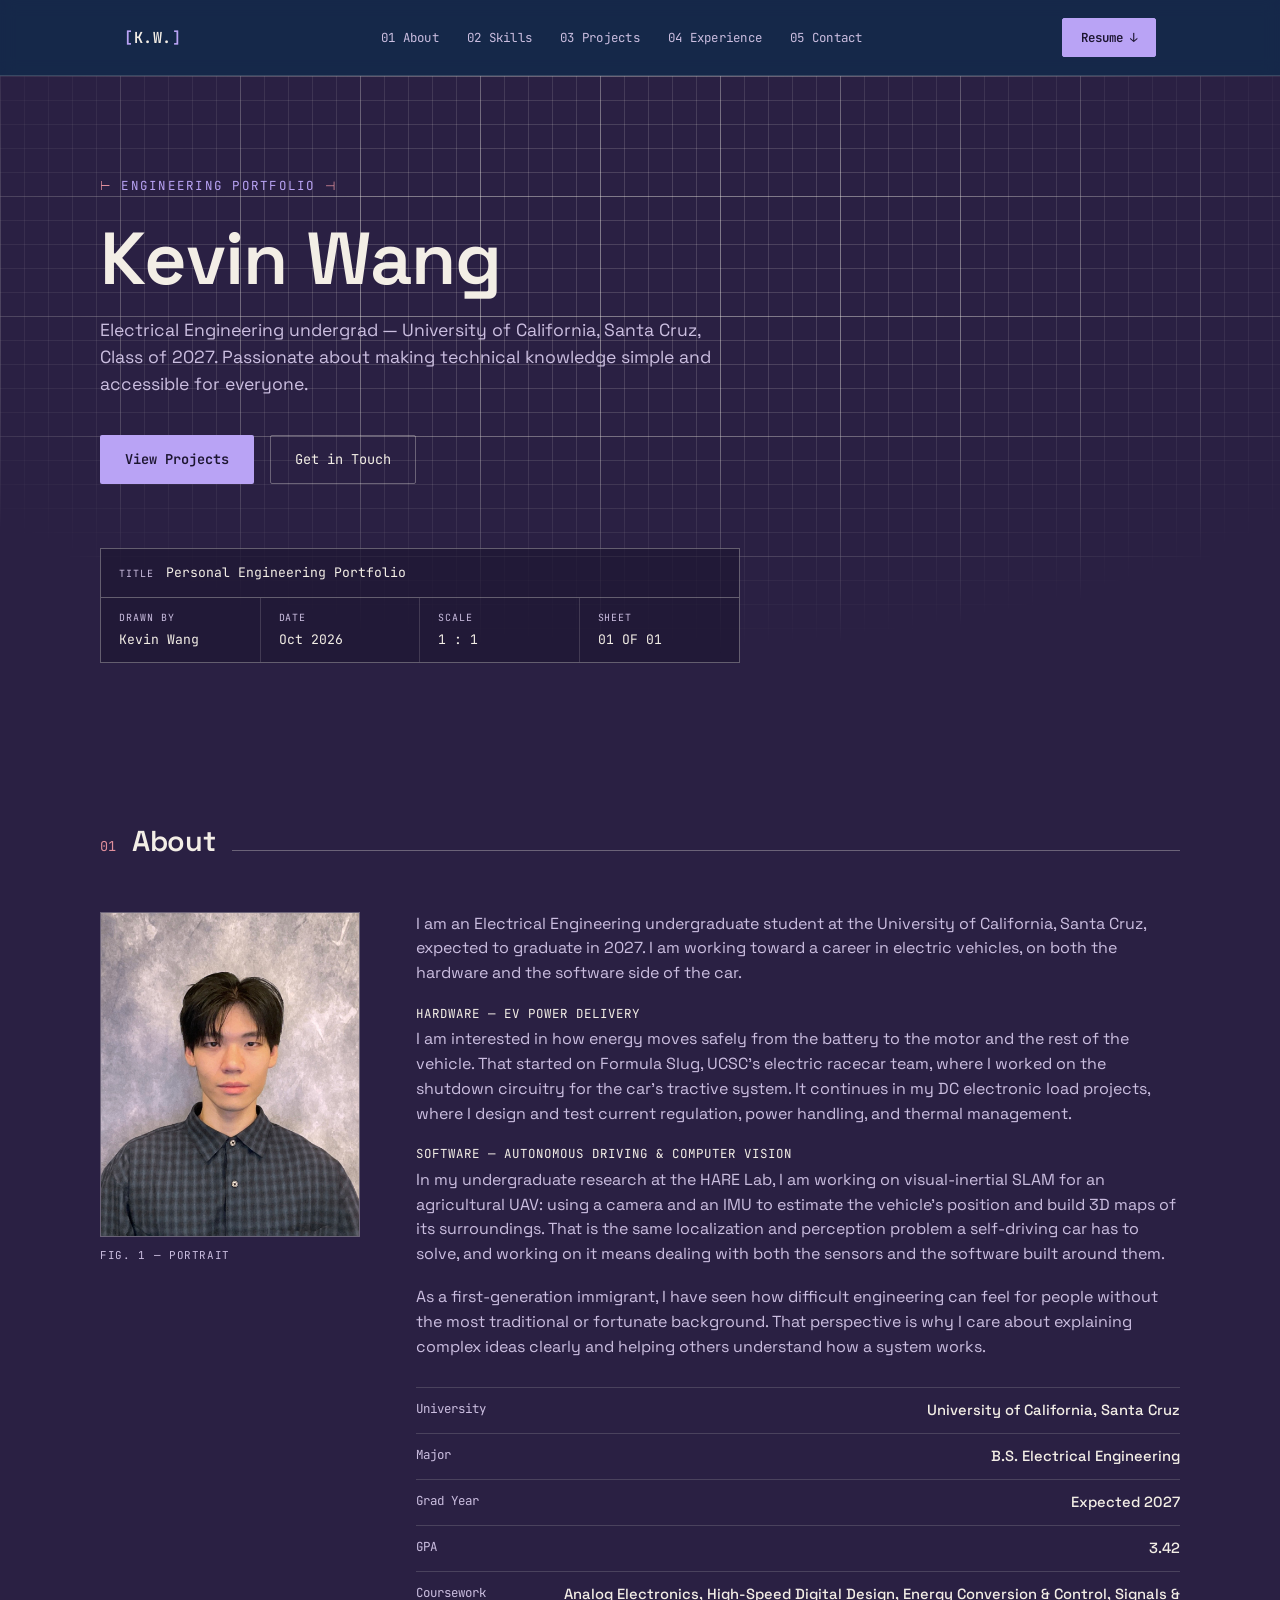
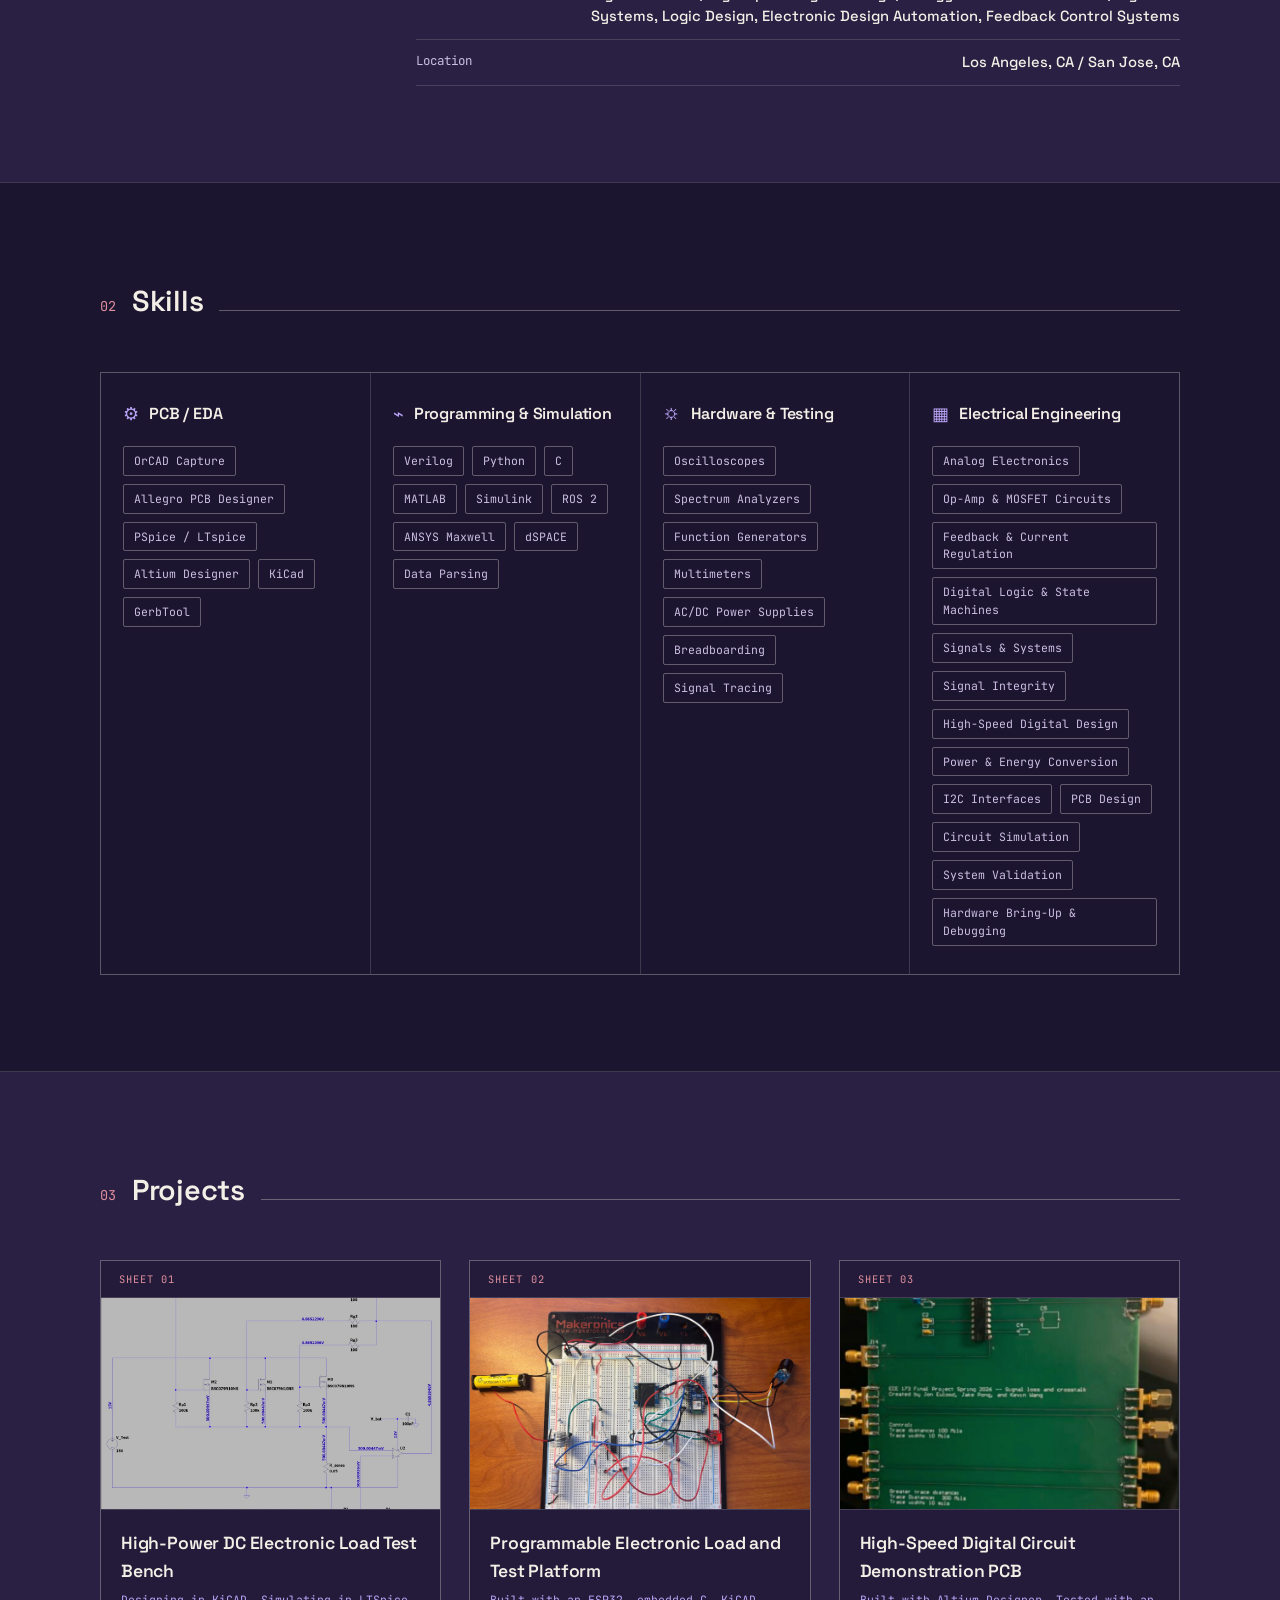
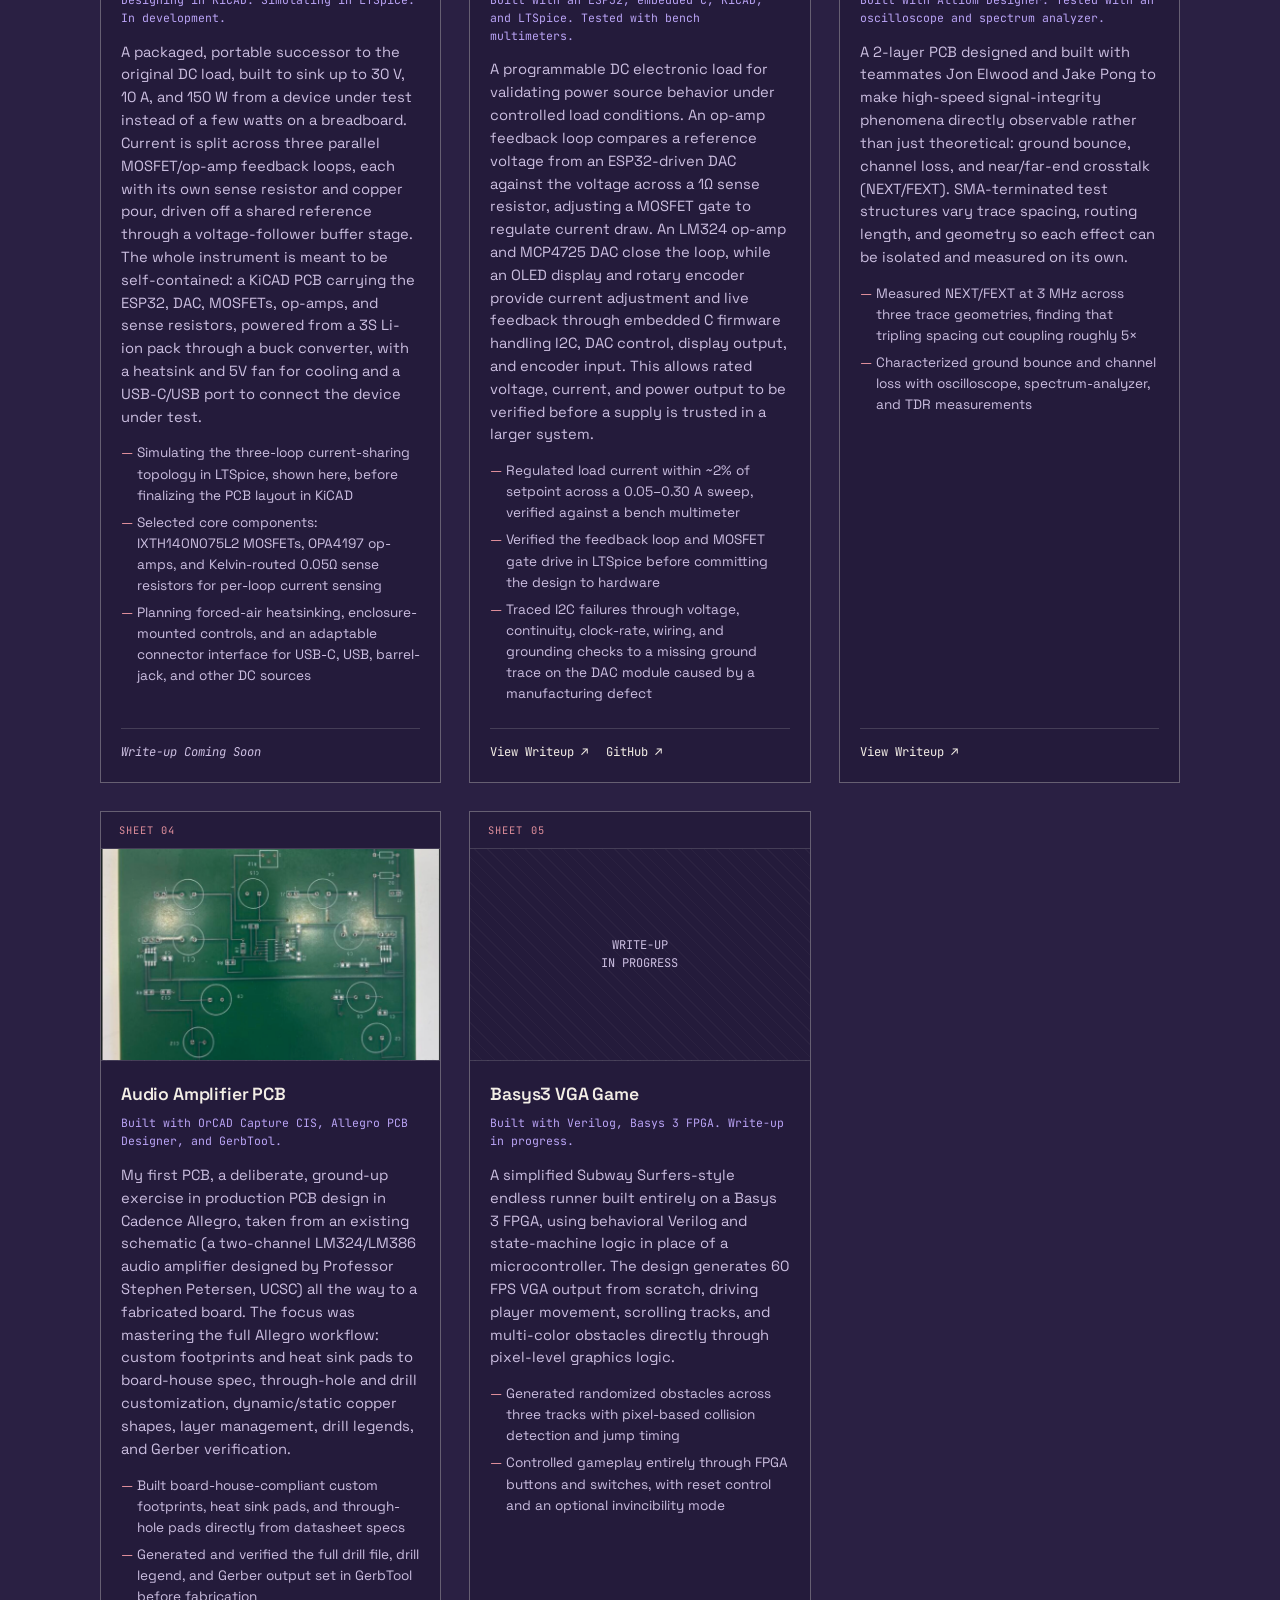
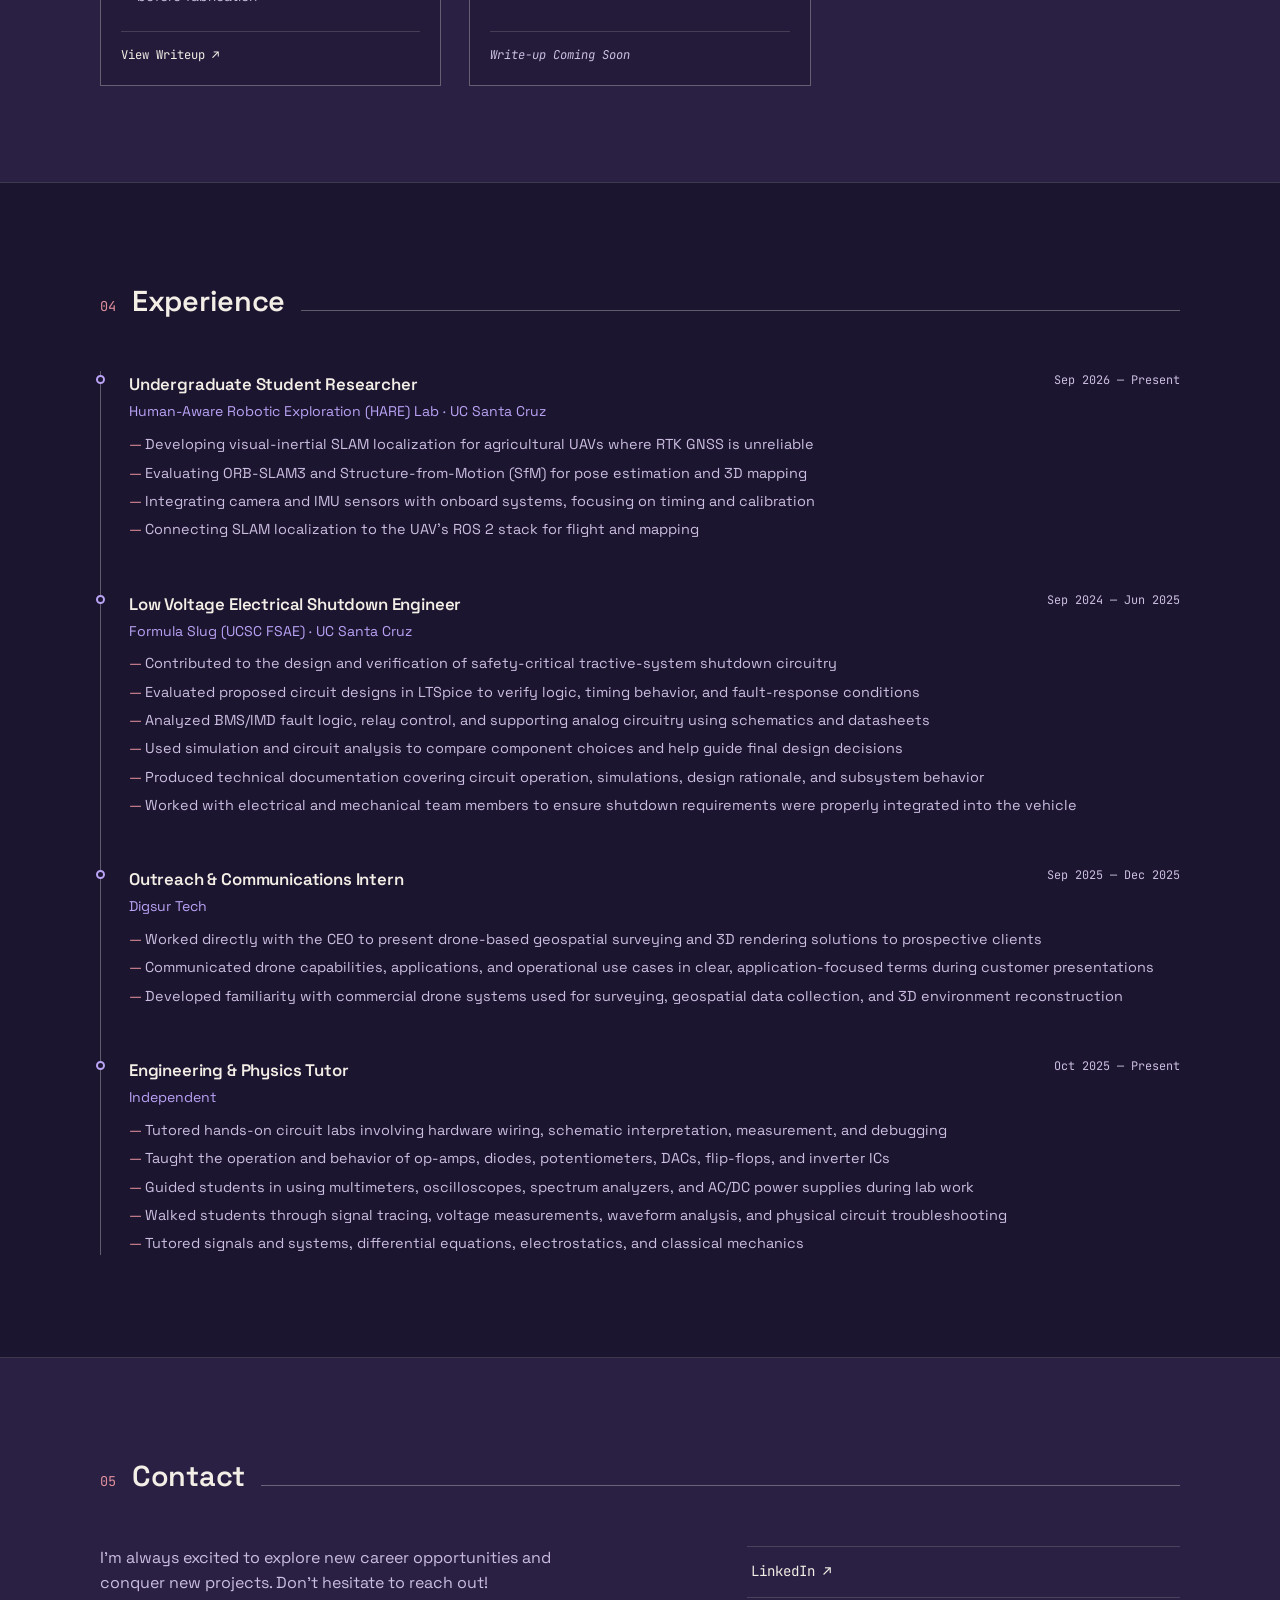
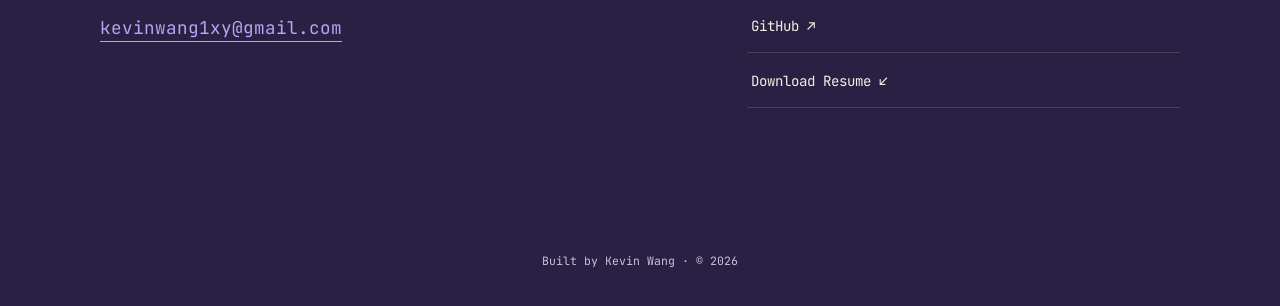
<file: index.html>
<!DOCTYPE html>
<html lang="en">
<head>
<meta charset="UTF-8">
<meta name="viewport" content="width=device-width, initial-scale=1.0">
<title>[Kevin Wang] — Engineering Portfolio</title>
<link rel="preconnect" href="https://fonts.googleapis.com">
<link href="https://fonts.googleapis.com/css2?family=Space+Grotesk:wght@400;500;600;700&family=JetBrains+Mono:wght@400;500;600&display=swap" rel="stylesheet">
<link rel="stylesheet" href="styles.css">
</head>
<body>

<!-- ============================================ -->
<!-- NAV -->
<!-- ============================================ -->
<header class="nav">
  <div class="nav-inner">
    <a href="#top" class="nav-mark">
      <span class="nav-mark-bracket">[</span>K.W.<span class="nav-mark-bracket">]</span>
    </a>
    <nav class="nav-links">
      <a href="#about">01 About</a>
      <a href="#skills">02 Skills</a>
      <a href="#projects">03 Projects</a>
      <a href="#experience">04 Experience</a>
      <a href="#contact">05 Contact</a>
    </nav>
    <a href="resume.pdf" class="nav-resume" download>Resume ↓</a>
    <button class="nav-toggle" id="navToggle" aria-label="Toggle menu">
      <span></span><span></span><span></span>
    </button>
  </div>
</header>

<!-- ============================================ -->
<!-- HERO / TITLE BLOCK -->
<!-- ============================================ -->
<section class="hero" id="top">
  <div class="blueprint-grid"></div>
  <div class="hero-inner">

    <div class="hero-eyebrow">
      <span class="dim-tick">⊢</span> ENGINEERING PORTFOLIO <span class="dim-tick">⊣</span>
    </div>

    <h1 class="hero-name">Kevin Wang</h1>
    <p class="hero-tagline">
      Electrical Engineering undergrad — University of California, Santa Cruz, Class of 2027.
      
      Passionate about making technical knowledge simple and accessible for everyone.
    </p>

    <div class="hero-actions">
      <a href="#projects" class="btn btn-primary">View Projects</a>
      <a href="#contact" class="btn btn-ghost">Get in Touch</a>
    </div>

    <!-- Title block, styled after a real engineering drawing stamp -->
    <div class="title-block">
      <div class="tb-row tb-row-title">
        <span class="tb-label">TITLE</span>
        <span class="tb-value">Personal Engineering Portfolio</span>
      </div>
      <div class="tb-row tb-grid-4">
        <div><span class="tb-label">DRAWN BY</span><span class="tb-value">Kevin Wang</span></div>
        <div><span class="tb-label">DATE</span><span class="tb-value">Oct 2026</span></div>
        <div><span class="tb-label">SCALE</span><span class="tb-value">1 : 1</span></div>
        <div><span class="tb-label">SHEET</span><span class="tb-value">01 OF 01</span></div>
      </div>
    </div>

  </div>
</section>

<!-- ============================================ -->
<!-- ABOUT -->
<!-- ============================================ -->
<section class="section" id="about">
  <div class="section-inner">
    <div class="section-head">
      <span class="section-num">01</span>
      <h2>About</h2>
      <span class="section-rule"></span>
    </div>

    <div class="about-grid">
      <div class="about-photo">
        <div class="photo-placeholder" style="border-style:solid;padding:0;overflow:hidden;">
          <img src="kevin-portrait.jpg" alt="Portrait of Kevin Wang" width="800" height="1000" style="width:100%;height:100%;object-fit:cover;display:block;">
        </div>
        <div class="photo-caption">FIG. 1 — PORTRAIT</div>
      </div>

      <div class="about-text">
        <p>
        I am an Electrical Engineering undergraduate student at the University of California, Santa Cruz, expected to graduate in 2027. I am working toward a career in electric vehicles,
        on both the hardware and the software side of the car.
        </p>
        <p>
        <span style="display:block;font-family:var(--font-mono);font-size:0.78rem;letter-spacing:0.08em;color:var(--paper);margin-bottom:4px;">HARDWARE — EV POWER DELIVERY</span>
        I am interested in how energy moves safely from the battery to the motor and the rest of the vehicle. That started on Formula Slug, UCSC's electric racecar team, where I worked on
        the shutdown circuitry for the car's tractive system. It continues in my DC electronic load projects, where I design and test current regulation, power handling, and thermal management.
        </p>
        <p>
        <span style="display:block;font-family:var(--font-mono);font-size:0.78rem;letter-spacing:0.08em;color:var(--paper);margin-bottom:4px;">SOFTWARE — AUTONOMOUS DRIVING &amp; COMPUTER VISION</span>
        In my undergraduate research at the HARE Lab, I am working on visual-inertial SLAM for an agricultural UAV: using a camera and an IMU to estimate the vehicle's position and build
        3D maps of its surroundings. That is the same localization and perception problem a self-driving car has to solve, and working on it means dealing with both the sensors and the
        software built around them.
        </p>
        <p>
        As a first-generation immigrant, I have seen how difficult engineering can feel for people without the most traditional or fortunate background. That perspective is why I care
        about explaining complex ideas clearly and helping others understand how a system works.
        </p>

        <ul class="about-facts">
          <li><span class="fact-label">University</span><span class="fact-value">University of California, Santa Cruz</span></li>
          <li><span class="fact-label">Major</span><span class="fact-value">B.S. Electrical Engineering</span></li>
          <li><span class="fact-label">Grad Year</span><span class="fact-value">Expected 2027</span></li>
          <li><span class="fact-label">GPA</span><span class="fact-value">3.42</span></li>
          <li><span class="fact-label">Coursework</span><span class="fact-value" style="text-align:right;padding-left:24px;">Analog Electronics, High-Speed Digital Design, Energy Conversion &amp; Control, Signals &amp; Systems, Logic Design, Electronic Design Automation, Feedback Control Systems</span></li>
          <li><span class="fact-label">Location</span><span class="fact-value">Los Angeles, CA / San Jose, CA</span></li>
        </ul>
      </div>
    </div>
  </div>
</section>

<!-- ============================================ -->
<!-- SKILLS -->
<!-- ============================================ -->
<section class="section section-alt" id="skills">
  <div class="section-inner">
    <div class="section-head">
      <span class="section-num">02</span>
      <h2>Skills</h2>
      <span class="section-rule"></span>
    </div>

    <div class="skills-grid">

      <div class="skill-card">
        <div class="skill-card-head">
          <span class="skill-icon">⚙</span>
          <h3>PCB / EDA</h3>
        </div>
        <div class="skill-tags">
          <span class="tag">OrCAD Capture</span>
          <span class="tag">Allegro PCB Designer</span>
          <span class="tag">PSpice / LTspice</span>
          <span class="tag">Altium Designer</span>
          <span class="tag">KiCad</span>
          <span class="tag">GerbTool</span>
        </div>
      </div>

      <div class="skill-card">
        <div class="skill-card-head">
          <span class="skill-icon">⌁</span>
          <h3>Programming &amp; Simulation</h3>
        </div>
        <div class="skill-tags">
          <span class="tag">Verilog</span>
          <span class="tag">Python</span>
          <span class="tag">C</span>
          <span class="tag">MATLAB</span>
          <span class="tag">Simulink</span>
          <span class="tag">ROS 2</span>
          <span class="tag">ANSYS Maxwell</span>
          <span class="tag">dSPACE</span>
          <span class="tag">Data Parsing</span>
        </div>
      </div>

      <div class="skill-card">
        <div class="skill-card-head">
          <span class="skill-icon">⛭</span>
          <h3>Hardware &amp; Testing</h3>
        </div>
        <div class="skill-tags">
          <span class="tag">Oscilloscopes</span>
          <span class="tag">Spectrum Analyzers</span>
          <span class="tag">Function Generators</span>
          <span class="tag">Multimeters</span>
          <span class="tag">AC/DC Power Supplies</span>
          <span class="tag">Breadboarding</span>
          <span class="tag">Signal Tracing</span>
        </div>
      </div>

      <div class="skill-card">
        <div class="skill-card-head">
          <span class="skill-icon">▦</span>
          <h3>Electrical Engineering</h3>
        </div>
        <div class="skill-tags">
          <span class="tag">Analog Electronics</span>
          <span class="tag">Op-Amp &amp; MOSFET Circuits</span>
          <span class="tag">Feedback &amp; Current Regulation</span>
          <span class="tag">Digital Logic &amp; State Machines</span>
          <span class="tag">Signals &amp; Systems</span>
          <span class="tag">Signal Integrity</span>
          <span class="tag">High-Speed Digital Design</span>
          <span class="tag">Power &amp; Energy Conversion</span>
          <span class="tag">I2C Interfaces</span>
          <span class="tag">PCB Design</span>
          <span class="tag">Circuit Simulation</span>
          <span class="tag">System Validation</span>
          <span class="tag">Hardware Bring-Up &amp; Debugging</span>
        </div>
      </div>

    </div>
  </div>
</section>

<!-- ============================================ -->
<!-- PROJECTS -->
<!-- ============================================ -->
<section class="section" id="projects">
  <div class="section-inner">
    <div class="section-head">
      <span class="section-num">03</span>
      <h2>Projects</h2>
      <span class="section-rule"></span>
    </div>

    <div class="projects-grid">

      <article class="project-card">
        <div class="project-sheet-no">SHEET 01</div>
        <div class="project-thumb">
          <img src="high-power-load-ltspice.jpg" alt="LTSpice simulation of the three parallel MOSFET current feedback loops">
        </div>
        <div class="project-body">
          <h3>High-Power DC Electronic Load Test Bench</h3>
          <p class="project-meta">Designing in KiCAD. Simulating in LTSpice. In development.</p>
          <p class="project-desc">
            A packaged, portable successor to the original DC load, built to sink up to 30 V, 10 A, and 150 W from a device under test instead of a few watts on a breadboard. Current is split across three parallel MOSFET/op-amp feedback loops, each with its own sense resistor and copper pour, driven off a shared reference through a voltage-follower buffer stage. The whole instrument is meant to be self-contained: a KiCAD PCB carrying the ESP32, DAC, MOSFETs, op-amps, and sense resistors, powered from a 3S Li-ion pack through a buck converter, with a heatsink and 5V fan for cooling and a USB-C/USB port to connect the device under test.
          </p>
          <ul class="project-results">
            <li>Simulating the three-loop current-sharing topology in LTSpice, shown here, before finalizing the PCB layout in KiCAD</li>
            <li>Selected core components: IXTH140N075L2 MOSFETs, OPA4197 op-amps, and Kelvin-routed 0.05&Omega; sense resistors for per-loop current sensing</li>
            <li>Planning forced-air heatsinking, enclosure-mounted controls, and an adaptable connector interface for USB-C, USB, barrel-jack, and other DC sources</li>
          </ul>
          <div class="project-links">
            <span class="project-links-pending">Write-up Coming Soon</span>
          </div>
        </div>
      </article>

      <article class="project-card">
        <div class="project-sheet-no">SHEET 02</div>
        <div class="project-thumb">
          <img src="dc-load-board.jpg" alt="Breadboard build of the programmable DC load test bench">
        </div>
        <div class="project-body">
          <h3>Programmable Electronic Load and Test Platform</h3>
          <p class="project-meta">Built with an ESP32, embedded C, KiCAD, and LTSpice. Tested with bench multimeters.</p>
          <p class="project-desc">
            A programmable DC electronic load for validating power source behavior under controlled load conditions. An op-amp feedback loop compares a reference voltage from an ESP32-driven DAC against the voltage across a 1&Omega; sense resistor, adjusting a MOSFET gate to regulate current draw. An LM324 op-amp and MCP4725 DAC close the loop, while an OLED display and rotary encoder provide current adjustment and live feedback through embedded C firmware handling I2C, DAC control, display output, and encoder input. This allows rated voltage, current, and power output to be verified before a supply is trusted in a larger system.
          </p>
          <ul class="project-results">
            <li>Regulated load current within ~2% of setpoint across a 0.05–0.30 A sweep, verified against a bench multimeter</li>
            <li>Verified the feedback loop and MOSFET gate drive in LTSpice before committing the design to hardware</li>
            <li>Traced I2C failures through voltage, continuity, clock-rate, wiring, and grounding checks to a missing ground trace on the DAC module caused by a manufacturing defect</li>
          </ul>
          <div class="project-links">
            <a href="dc-load-test-circuit.html">View Writeup ↗</a>
            <a href="https://github.com/Kevinwang1xy/Programmable-DC-Electronic-Load" target="_blank">GitHub ↗</a>
          </div>
        </div>
      </article>

      <article class="project-card">
        <div class="project-sheet-no">SHEET 03</div>
        <div class="project-thumb">
          <img src="hsd-assembled-board.jpg" alt="Assembled high-speed digital signal-integrity demonstration PCB">
        </div>
        <div class="project-body">
          <h3>High-Speed Digital Circuit Demonstration PCB</h3>
          <p class="project-meta">Built with Altium Designer. Tested with an oscilloscope and spectrum analyzer.</p>
          <p class="project-desc">
            A 2-layer PCB designed and built with teammates Jon Elwood and Jake Pong to make high-speed signal-integrity phenomena directly observable rather than just theoretical: ground bounce, channel loss, and near/far-end crosstalk (NEXT/FEXT). SMA-terminated test structures vary trace spacing, routing length, and geometry so each effect can be isolated and measured on its own.
          </p>
          <ul class="project-results">
            <li>Measured NEXT/FEXT at 3 MHz across three trace geometries, finding that tripling spacing cut coupling roughly 5×</li>
            <li>Characterized ground bounce and channel loss with oscilloscope, spectrum-analyzer, and TDR measurements</li>
          </ul>
          <div class="project-links">
            <a href="high-speed-digital-pcb.html">View Writeup ↗</a>
          </div>
        </div>
      </article>

      <article class="project-card">
        <div class="project-sheet-no">SHEET 04</div>
        <div class="project-thumb">
          <img src="audio-physical-board.jpg" alt="Assembled two-layer analog audio amplifier PCB">
        </div>
        <div class="project-body">
          <h3>Audio Amplifier PCB</h3>
          <p class="project-meta">Built with OrCAD Capture CIS, Allegro PCB Designer, and GerbTool.</p>
          <p class="project-desc">
            My first PCB, a deliberate, ground-up exercise in production PCB design in Cadence Allegro, taken from an existing schematic (a two-channel LM324/LM386 audio amplifier designed by Professor Stephen Petersen, UCSC) all the way to a fabricated board. The focus was mastering the full Allegro workflow: custom footprints and heat sink pads to board-house spec, through-hole and drill customization, dynamic/static copper shapes, layer management, drill legends, and Gerber verification.
          </p>
          <ul class="project-results">
            <li>Built board-house-compliant custom footprints, heat sink pads, and through-hole pads directly from datasheet specs</li>
            <li>Generated and verified the full drill file, drill legend, and Gerber output set in GerbTool before fabrication</li>
          </ul>
          <div class="project-links">
            <a href="audio-amplifier-pcb.html">View Writeup ↗</a>
          </div>
        </div>
      </article>

      <article class="project-card">
        <div class="project-sheet-no">SHEET 05</div>
        <div class="project-thumb">
          <span>WRITE-UP<br>IN PROGRESS</span>
        </div>
        <div class="project-body">
          <h3>Basys3 VGA Game</h3>
          <p class="project-meta">Built with Verilog, Basys 3 FPGA. Write-up in progress.</p>
          <p class="project-desc">
            A simplified Subway Surfers-style endless runner built entirely on a Basys 3 FPGA, using behavioral Verilog and state-machine logic in place of a microcontroller. The design generates 60 FPS VGA output from scratch, driving player movement, scrolling tracks, and multi-color obstacles directly through pixel-level graphics logic.
          </p>
          <ul class="project-results">
            <li>Generated randomized obstacles across three tracks with pixel-based collision detection and jump timing</li>
            <li>Controlled gameplay entirely through FPGA buttons and switches, with reset control and an optional invincibility mode</li>
          </ul>
          <div class="project-links">
            <span class="project-links-pending">Write-up Coming Soon</span>
          </div>
        </div>
      </article>

      <!-- Duplicate the <article class="project-card"> block above for more projects -->

    </div>
  </div>
</section>

<!-- ============================================ -->
<!-- EXPERIENCE -->
<!-- ============================================ -->
<section class="section section-alt" id="experience">
  <div class="section-inner">
    <div class="section-head">
      <span class="section-num">04</span>
      <h2>Experience</h2>
      <span class="section-rule"></span>
    </div>

    <div class="timeline">

      <div class="timeline-item">
        <div class="timeline-marker"></div>
        <div class="timeline-content">
          <div class="timeline-top">
            <h3>Undergraduate Student Researcher</h3>
            <span class="timeline-date">Sep 2026 — Present</span>
          </div>
          <p class="timeline-org">Human-Aware Robotic Exploration (HARE) Lab · UC Santa Cruz</p>
          <ul class="timeline-list">
            <li>Developing visual-inertial SLAM localization for agricultural UAVs where RTK GNSS is unreliable</li>
            <li>Evaluating ORB-SLAM3 and Structure-from-Motion (SfM) for pose estimation and 3D mapping</li>
            <li>Integrating camera and IMU sensors with onboard systems, focusing on timing and calibration</li>
            <li>Connecting SLAM localization to the UAV's ROS 2 stack for flight and mapping</li>
          </ul>
        </div>
      </div>

      <div class="timeline-item">
        <div class="timeline-marker"></div>
        <div class="timeline-content">
          <div class="timeline-top">
            <h3>Low Voltage Electrical Shutdown Engineer</h3>
            <span class="timeline-date">Sep 2024 — Jun 2025</span>
          </div>
          <p class="timeline-org">Formula Slug (UCSC FSAE) · UC Santa Cruz</p>
          <ul class="timeline-list">
            <li>Contributed to the design and verification of safety-critical tractive-system shutdown circuitry</li>
            <li>Evaluated proposed circuit designs in LTSpice to verify logic, timing behavior, and fault-response conditions</li>
            <li>Analyzed BMS/IMD fault logic, relay control, and supporting analog circuitry using schematics and datasheets</li>
            <li>Used simulation and circuit analysis to compare component choices and help guide final design decisions</li>
            <li>Produced technical documentation covering circuit operation, simulations, design rationale, and subsystem behavior</li>
            <li>Worked with electrical and mechanical team members to ensure shutdown requirements were properly integrated into the vehicle</li>
          </ul>
        </div>
      </div>

      <div class="timeline-item">
        <div class="timeline-marker"></div>
        <div class="timeline-content">
          <div class="timeline-top">
            <h3>Outreach &amp; Communications Intern</h3>
            <span class="timeline-date">Sep 2025 — Dec 2025</span>
          </div>
          <p class="timeline-org">Digsur Tech</p>
          <ul class="timeline-list">
            <li>Worked directly with the CEO to present drone-based geospatial surveying and 3D rendering solutions to prospective clients</li>
            <li>Communicated drone capabilities, applications, and operational use cases in clear, application-focused terms during customer presentations</li>
            <li>Developed familiarity with commercial drone systems used for surveying, geospatial data collection, and 3D environment reconstruction</li>
          </ul>
        </div>
      </div>

      <div class="timeline-item">
        <div class="timeline-marker"></div>
        <div class="timeline-content">
          <div class="timeline-top">
            <h3>Engineering &amp; Physics Tutor</h3>
            <span class="timeline-date">Oct 2025 — Present</span>
          </div>
          <p class="timeline-org">Independent</p>
          <ul class="timeline-list">
            <li>Tutored hands-on circuit labs involving hardware wiring, schematic interpretation, measurement, and debugging</li>
            <li>Taught the operation and behavior of op-amps, diodes, potentiometers, DACs, flip-flops, and inverter ICs</li>
            <li>Guided students in using multimeters, oscilloscopes, spectrum analyzers, and AC/DC power supplies during lab work</li>
            <li>Walked students through signal tracing, voltage measurements, waveform analysis, and physical circuit troubleshooting</li>
            <li>Tutored signals and systems, differential equations, electrostatics, and classical mechanics</li>
          </ul>
        </div>
      </div>

      <!-- Duplicate a .timeline-item block above for more entries -->

    </div>
  </div>
</section>

<!-- ============================================ -->
<!-- CONTACT / FOOTER -->
<!-- ============================================ -->
<section class="section" id="contact">
  <div class="section-inner">
    <div class="section-head">
      <span class="section-num">05</span>
      <h2>Contact</h2>
      <span class="section-rule"></span>
    </div>

    <div class="contact-grid">
      <div class="contact-text">
        <p>
          I'm always excited to explore new career opportunities and conquer new projects. Don't hesitate to reach out!  
        </p>
        <a href="mailto:kevinwang1xy@gmail.com" class="contact-email">kevinwang1xy@gmail.com</a>
      </div>

      <ul class="contact-links">
         <li><a href="https://www.linkedin.com/in/kevin-wang-b01130387/" target="_blank">LinkedIn ↗</a></li>
      
        

        <li><a href="https://github.com/Kevinwang1xy" target="_blank">GitHub ↗</a></li>
        <li><a href="resume.pdf" download>Download Resume ↙</a></li>
      </ul>
    </div>
  </div>
</section>

<footer class="footer">
  <div class="footer-inner">
    <p class="footer-note">Built by Kevin Wang · © 2026</p>
  </div>
</footer>

<script src="script.js"></script>
</body>
</html>
</file>
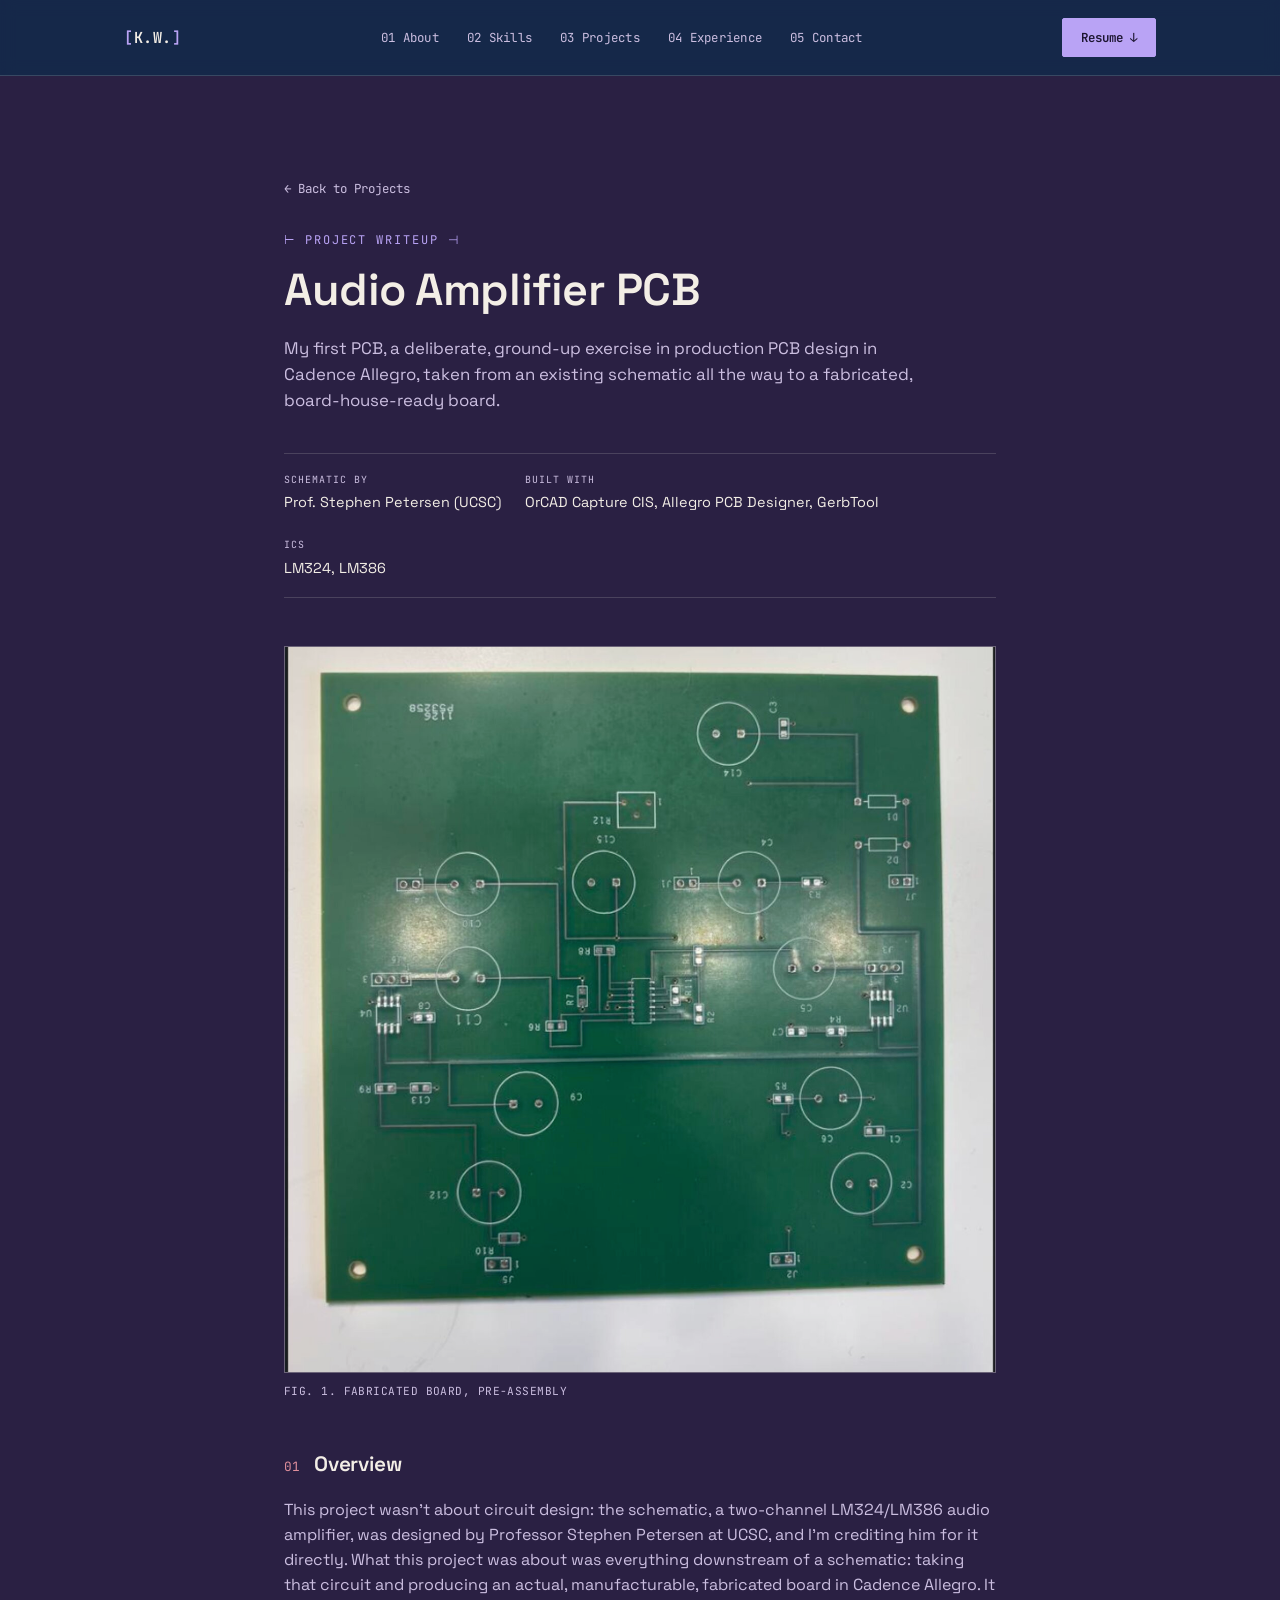
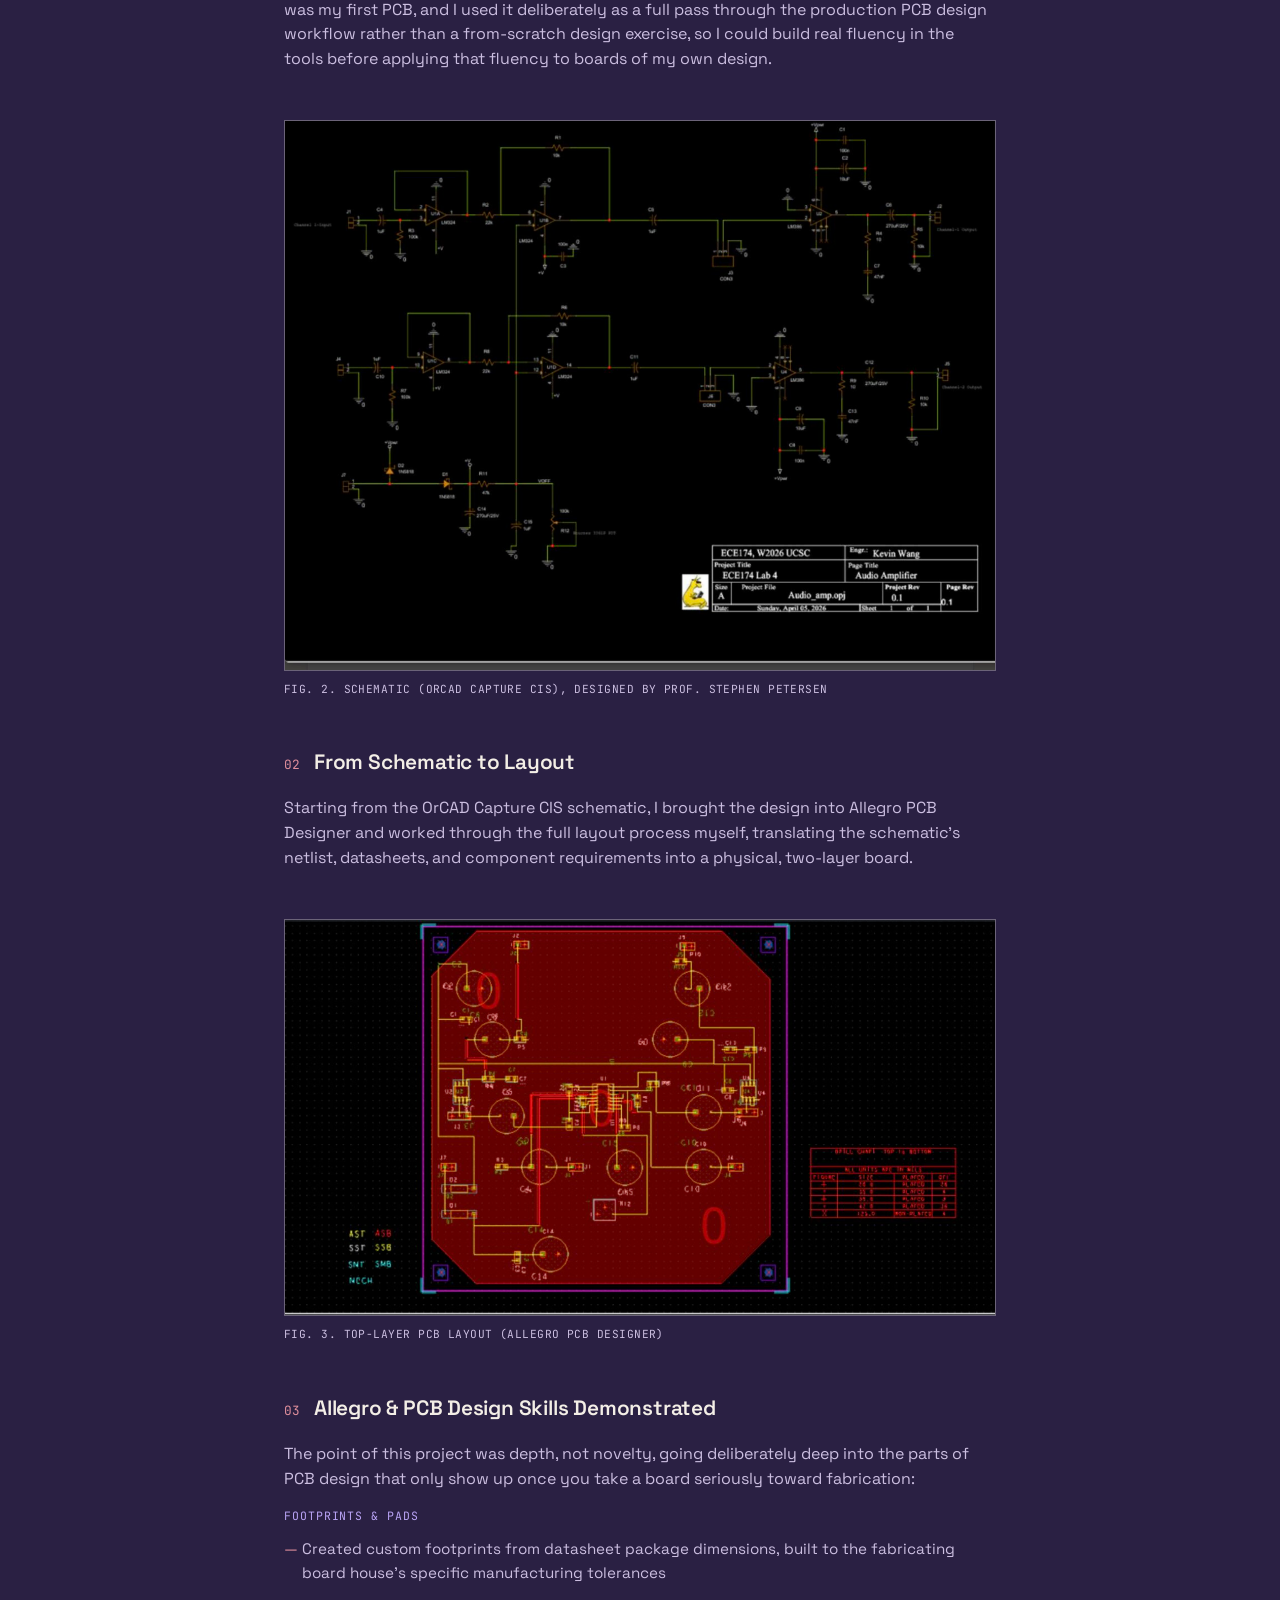
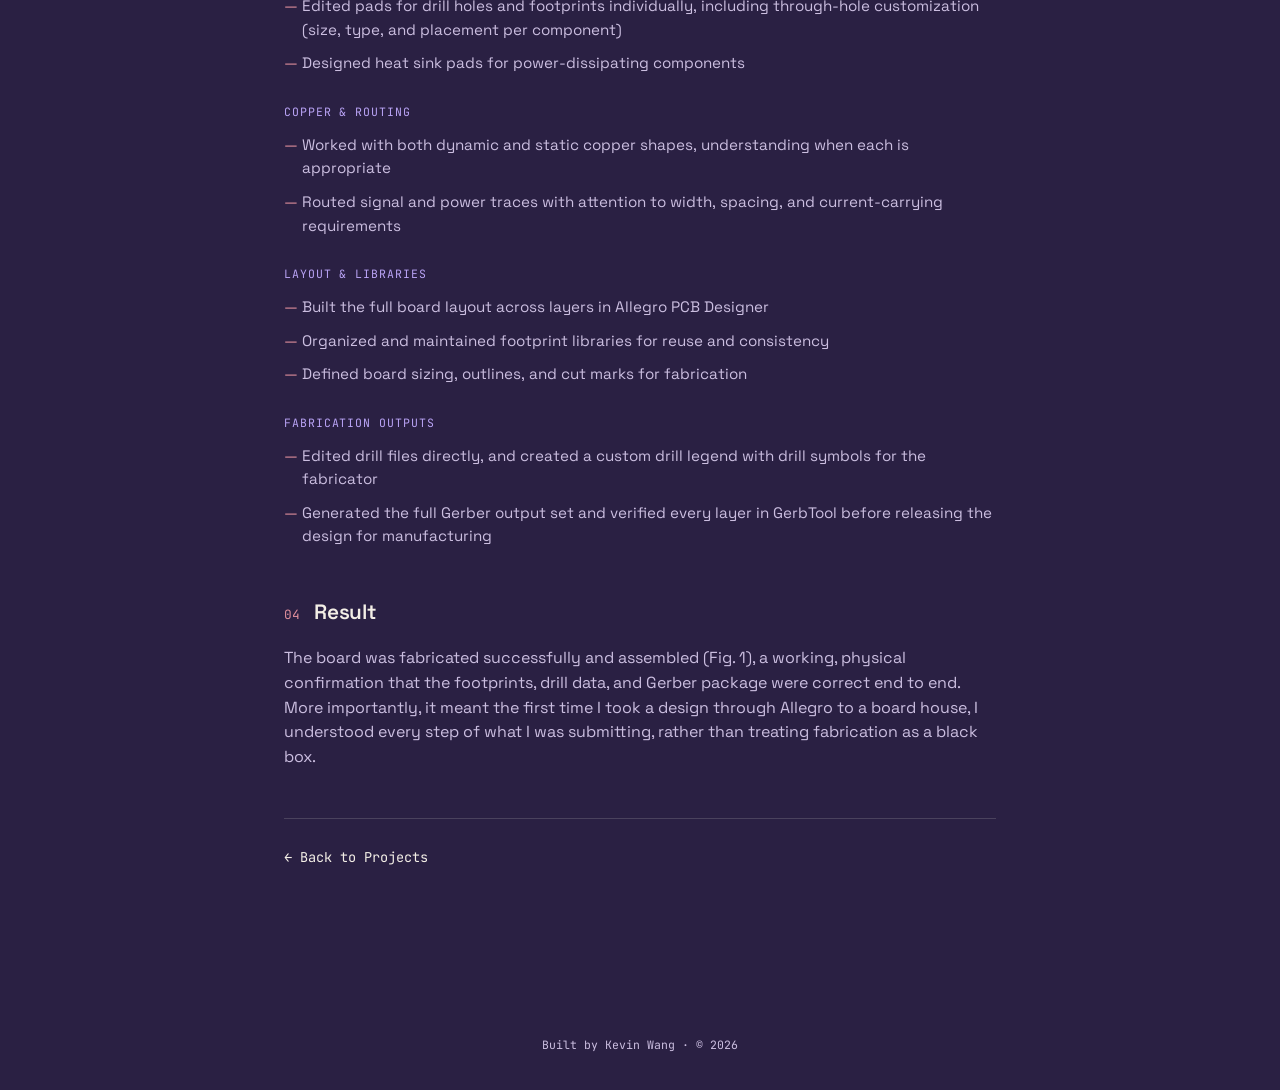
<file: audio-amplifier-pcb.html>
<!DOCTYPE html>
<html lang="en">
<head>
<meta charset="UTF-8">
<meta name="viewport" content="width=device-width, initial-scale=1.0">
<title>Audio Amplifier PCB, Kevin Wang</title>
<link rel="preconnect" href="https://fonts.googleapis.com">
<link href="https://fonts.googleapis.com/css2?family=Space+Grotesk:wght@400;500;600;700&family=JetBrains+Mono:wght@400;500;600&display=swap" rel="stylesheet">
<link rel="stylesheet" href="styles.css">
<style>
  .writeup-shell {
    max-width: 760px;
    margin: 0 auto;
    padding: 100px 24px 120px;
  }
  .writeup-back {
    display: inline-block;
    font-family: var(--font-mono);
    font-size: 0.78rem;
    color: var(--paper-dim);
    margin-bottom: 32px;
    transition: color 0.15s ease;
  }
  .writeup-back:hover { color: var(--cyan); }

  .writeup-eyebrow {
    font-family: var(--font-mono);
    font-size: 0.75rem;
    letter-spacing: 0.16em;
    color: var(--cyan);
    margin-bottom: 16px;
  }

  .writeup-title {
    font-size: clamp(2rem, 4.5vw, 2.8rem);
    line-height: 1.1;
    margin-bottom: 20px;
  }

  .writeup-sub {
    color: var(--paper-dim);
    font-size: 1.05rem;
    max-width: 60ch;
    margin-bottom: 40px;
  }

  .writeup-meta {
    display: flex;
    flex-wrap: wrap;
    gap: 24px;
    border-top: 1px solid var(--line);
    border-bottom: 1px solid var(--line);
    padding: 18px 0;
    margin-bottom: 48px;
  }
  .writeup-meta-item { display: flex; flex-direction: column; gap: 4px; }
  .writeup-meta-label {
    font-family: var(--font-mono);
    font-size: 0.62rem;
    letter-spacing: 0.1em;
    text-transform: uppercase;
    color: var(--paper-dim);
  }
  .writeup-meta-value { font-size: 0.9rem; }

  .writeup-figure { margin-bottom: 48px; }
  .writeup-figure img {
    width: 100%;
    display: block;
    border: 1px solid var(--line-strong);
  }
  .writeup-figure figcaption {
    font-family: var(--font-mono);
    font-size: 0.7rem;
    color: var(--paper-dim);
    margin-top: 10px;
    letter-spacing: 0.04em;
  }

  .writeup-section { margin-bottom: 48px; }
  .writeup-section-head {
    display: flex;
    align-items: baseline;
    gap: 14px;
    margin-bottom: 18px;
  }
  .writeup-section-num {
    font-family: var(--font-mono);
    font-size: 0.8rem;
    color: var(--rust);
  }
  .writeup-section-head h2 { font-size: 1.3rem; }

  .writeup-section p {
    color: var(--paper-dim);
    margin-bottom: 16px;
  }
  .writeup-section p:last-child { margin-bottom: 0; }

  .writeup-section code {
    font-family: var(--font-mono);
    font-size: 0.85em;
    color: var(--paper);
    background: rgba(243, 238, 230, 0.06);
    padding: 1px 5px;
    border-radius: 2px;
  }

  .writeup-list { margin-bottom: 0; }
  .writeup-list li {
    color: var(--paper-dim);
    font-size: 0.95rem;
    padding-left: 18px;
    position: relative;
    margin-bottom: 10px;
  }
  .writeup-list li::before {
    content: '—';
    position: absolute;
    left: 0;
    color: var(--rust);
  }
  .writeup-list li strong { color: var(--paper); font-weight: 500; }

  .writeup-callout {
    border: 1px solid var(--line-strong);
    background: rgba(28, 21, 48, 0.5);
    padding: 20px 22px;
    font-size: 0.9rem;
    color: var(--paper-dim);
  }
  .writeup-callout strong { color: var(--paper); }

  .writeup-footer-links {
    display: flex;
    gap: 24px;
    flex-wrap: wrap;
    padding-top: 28px;
    border-top: 1px solid var(--line);
    font-family: var(--font-mono);
    font-size: 0.85rem;
  }
  .writeup-footer-links a:hover { color: var(--cyan); }

  .skill-group { margin-bottom: 28px; }
  .skill-group:last-child { margin-bottom: 0; }
  .skill-group-title {
    font-family: var(--font-mono);
    font-size: 0.72rem;
    letter-spacing: 0.08em;
    text-transform: uppercase;
    color: var(--cyan);
    margin-bottom: 12px;
  }
</style>
</head>
<body>

<header class="nav">
  <div class="nav-inner">
    <a href="index.html#top" class="nav-mark">
      <span class="nav-mark-bracket">[</span>K.W.<span class="nav-mark-bracket">]</span>
    </a>
    <nav class="nav-links">
      <a href="index.html#about">01 About</a>
      <a href="index.html#skills">02 Skills</a>
      <a href="index.html#projects">03 Projects</a>
      <a href="index.html#experience">04 Experience</a>
      <a href="index.html#contact">05 Contact</a>
    </nav>
    <a href="resume.pdf" class="nav-resume" download>Resume ↓</a>
    <button class="nav-toggle" id="navToggle" aria-label="Toggle menu">
      <span></span><span></span><span></span>
    </button>
  </div>
</header>

<main class="writeup-shell">

  <a href="index.html#projects" class="writeup-back">← Back to Projects</a>

  <div class="writeup-eyebrow">⊢ PROJECT WRITEUP ⊣</div>
  <h1 class="writeup-title">Audio Amplifier PCB</h1>
  <p class="writeup-sub">
    My first PCB, a deliberate, ground-up exercise in production PCB design in Cadence Allegro, taken from an
    existing schematic all the way to a fabricated, board-house-ready board.
  </p>

  <div class="writeup-meta">
    <div class="writeup-meta-item">
      <span class="writeup-meta-label">Schematic By</span>
      <span class="writeup-meta-value">Prof. Stephen Petersen (UCSC)</span>
    </div>
    <div class="writeup-meta-item">
      <span class="writeup-meta-label">Built With</span>
      <span class="writeup-meta-value">OrCAD Capture CIS, Allegro PCB Designer, GerbTool</span>
    </div>
    <div class="writeup-meta-item">
      <span class="writeup-meta-label">ICs</span>
      <span class="writeup-meta-value">LM324, LM386</span>
    </div>
  </div>

  <figure class="writeup-figure">
    <img src="audio-physical-board.jpg" alt="Fabricated two-layer audio amplifier PCB before assembly">
    <figcaption>FIG. 1. FABRICATED BOARD, PRE-ASSEMBLY</figcaption>
  </figure>

  <section class="writeup-section">
    <div class="writeup-section-head">
      <span class="writeup-section-num">01</span>
      <h2>Overview</h2>
    </div>
    <p>
      This project wasn't about circuit design: the schematic, a two-channel LM324/LM386 audio amplifier, was
      designed by Professor Stephen Petersen at UCSC, and I'm crediting him for it directly. What this project was
      about was everything downstream of a schematic: taking that circuit and producing an actual, manufacturable,
      fabricated board in Cadence Allegro. It was my first PCB, and I used it deliberately as a full pass through
      the production PCB design workflow rather than a from-scratch design exercise, so I could build real fluency
      in the tools before applying that fluency to boards of my own design.
    </p>
  </section>

  <figure class="writeup-figure">
    <img src="audio-schematic.jpg" alt="Audio amplifier schematic in OrCAD Capture CIS">
    <figcaption>FIG. 2. SCHEMATIC (ORCAD CAPTURE CIS), DESIGNED BY PROF. STEPHEN PETERSEN</figcaption>
  </figure>

  <section class="writeup-section">
    <div class="writeup-section-head">
      <span class="writeup-section-num">02</span>
      <h2>From Schematic to Layout</h2>
    </div>
    <p>
      Starting from the OrCAD Capture CIS schematic, I brought the design into Allegro PCB Designer and worked
      through the full layout process myself, translating the schematic's netlist, datasheets, and component
      requirements into a physical, two-layer board.
    </p>
  </section>

  <figure class="writeup-figure">
    <img src="audio-pcb-layout.jpg" alt="Audio amplifier PCB layout in Allegro PCB Designer">
    <figcaption>FIG. 3. TOP-LAYER PCB LAYOUT (ALLEGRO PCB DESIGNER)</figcaption>
  </figure>

  <section class="writeup-section">
    <div class="writeup-section-head">
      <span class="writeup-section-num">03</span>
      <h2>Allegro &amp; PCB Design Skills Demonstrated</h2>
    </div>
    <p>
      The point of this project was depth, not novelty, going deliberately deep into the parts of PCB design that
      only show up once you take a board seriously toward fabrication:
    </p>

    <div class="skill-group">
      <div class="skill-group-title">Footprints &amp; Pads</div>
      <ul class="writeup-list">
        <li>Created custom footprints from datasheet package dimensions, built to the fabricating board house's specific manufacturing tolerances</li>
        <li>Edited pads for drill holes and footprints individually, including through-hole customization (size, type, and placement per component)</li>
        <li>Designed heat sink pads for power-dissipating components</li>
      </ul>
    </div>

    <div class="skill-group">
      <div class="skill-group-title">Copper &amp; Routing</div>
      <ul class="writeup-list">
        <li>Worked with both dynamic and static copper shapes, understanding when each is appropriate</li>
        <li>Routed signal and power traces with attention to width, spacing, and current-carrying requirements</li>
      </ul>
    </div>

    <div class="skill-group">
      <div class="skill-group-title">Layout &amp; Libraries</div>
      <ul class="writeup-list">
        <li>Built the full board layout across layers in Allegro PCB Designer</li>
        <li>Organized and maintained footprint libraries for reuse and consistency</li>
        <li>Defined board sizing, outlines, and cut marks for fabrication</li>
      </ul>
    </div>

    <div class="skill-group">
      <div class="skill-group-title">Fabrication Outputs</div>
      <ul class="writeup-list">
        <li>Edited drill files directly, and created a custom drill legend with drill symbols for the fabricator</li>
        <li>Generated the full Gerber output set and verified every layer in GerbTool before releasing the design for manufacturing</li>
      </ul>
    </div>
  </section>

  <section class="writeup-section">
    <div class="writeup-section-head">
      <span class="writeup-section-num">04</span>
      <h2>Result</h2>
    </div>
    <p>
      The board was fabricated successfully and assembled (Fig. 1), a working, physical confirmation that the
      footprints, drill data, and Gerber package were correct end to end. More importantly, it meant the first
      time I took a design through Allegro to a board house, I understood every step of what I was submitting,
      rather than treating fabrication as a black box.
    </p>
  </section>

  <div class="writeup-footer-links">
    <a href="index.html#projects">← Back to Projects</a>
  </div>

</main>

<footer class="footer">
  <div class="footer-inner">
    <p class="footer-note">Built by Kevin Wang · © 2026</p>
  </div>
</footer>

<script src="script.js"></script>
</body>
</html>
</file>
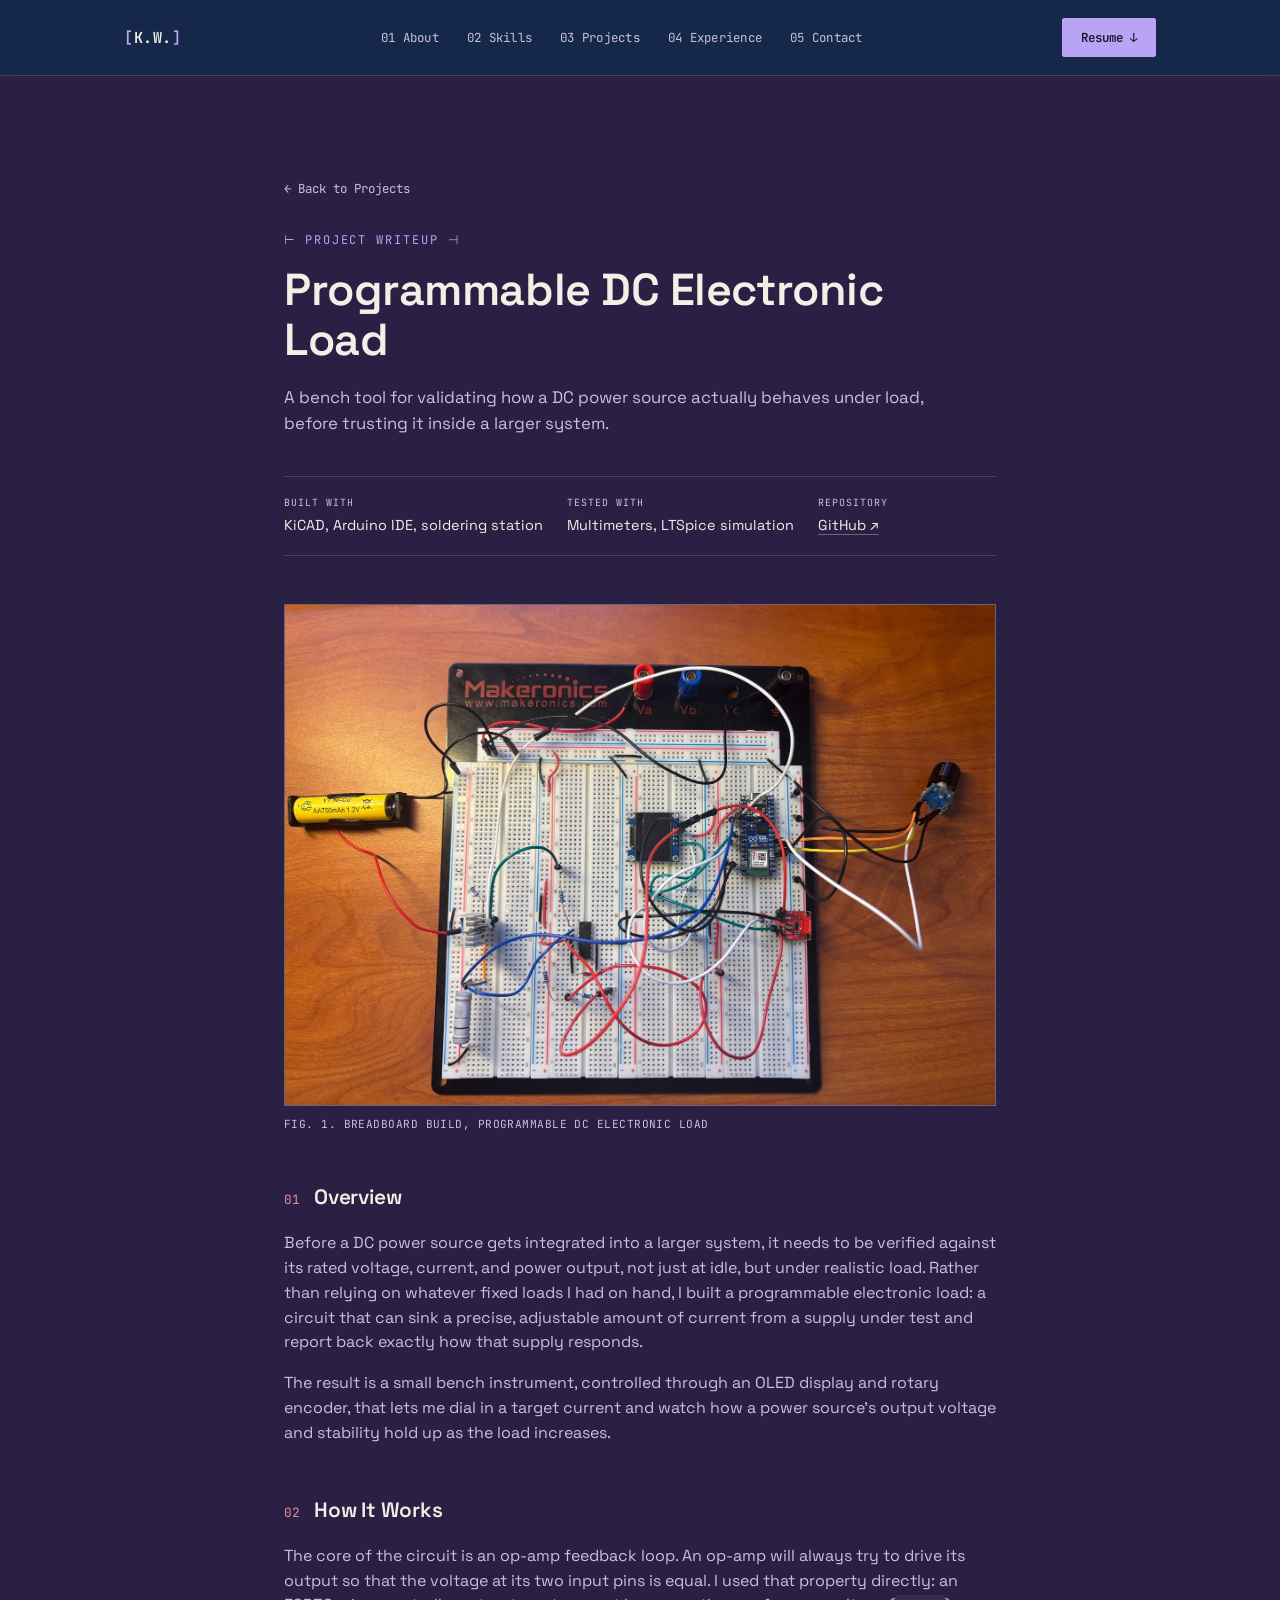
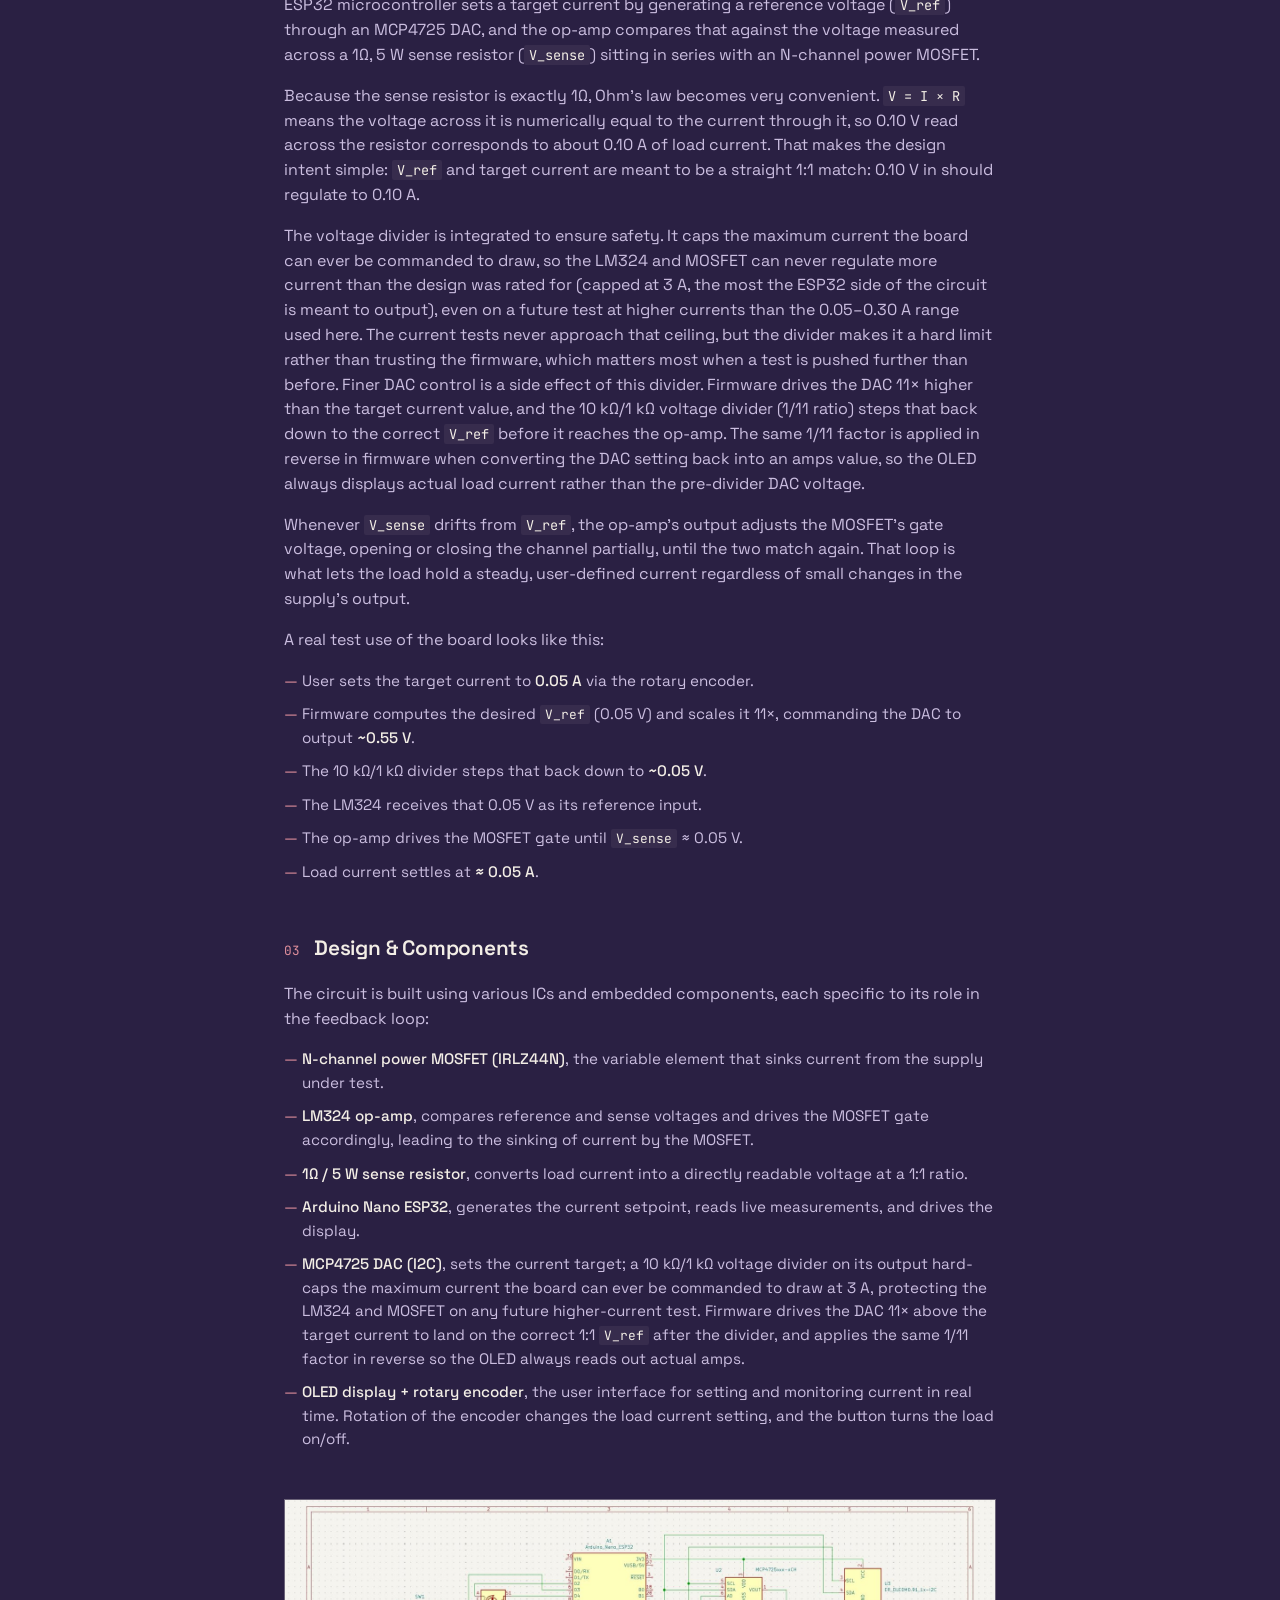
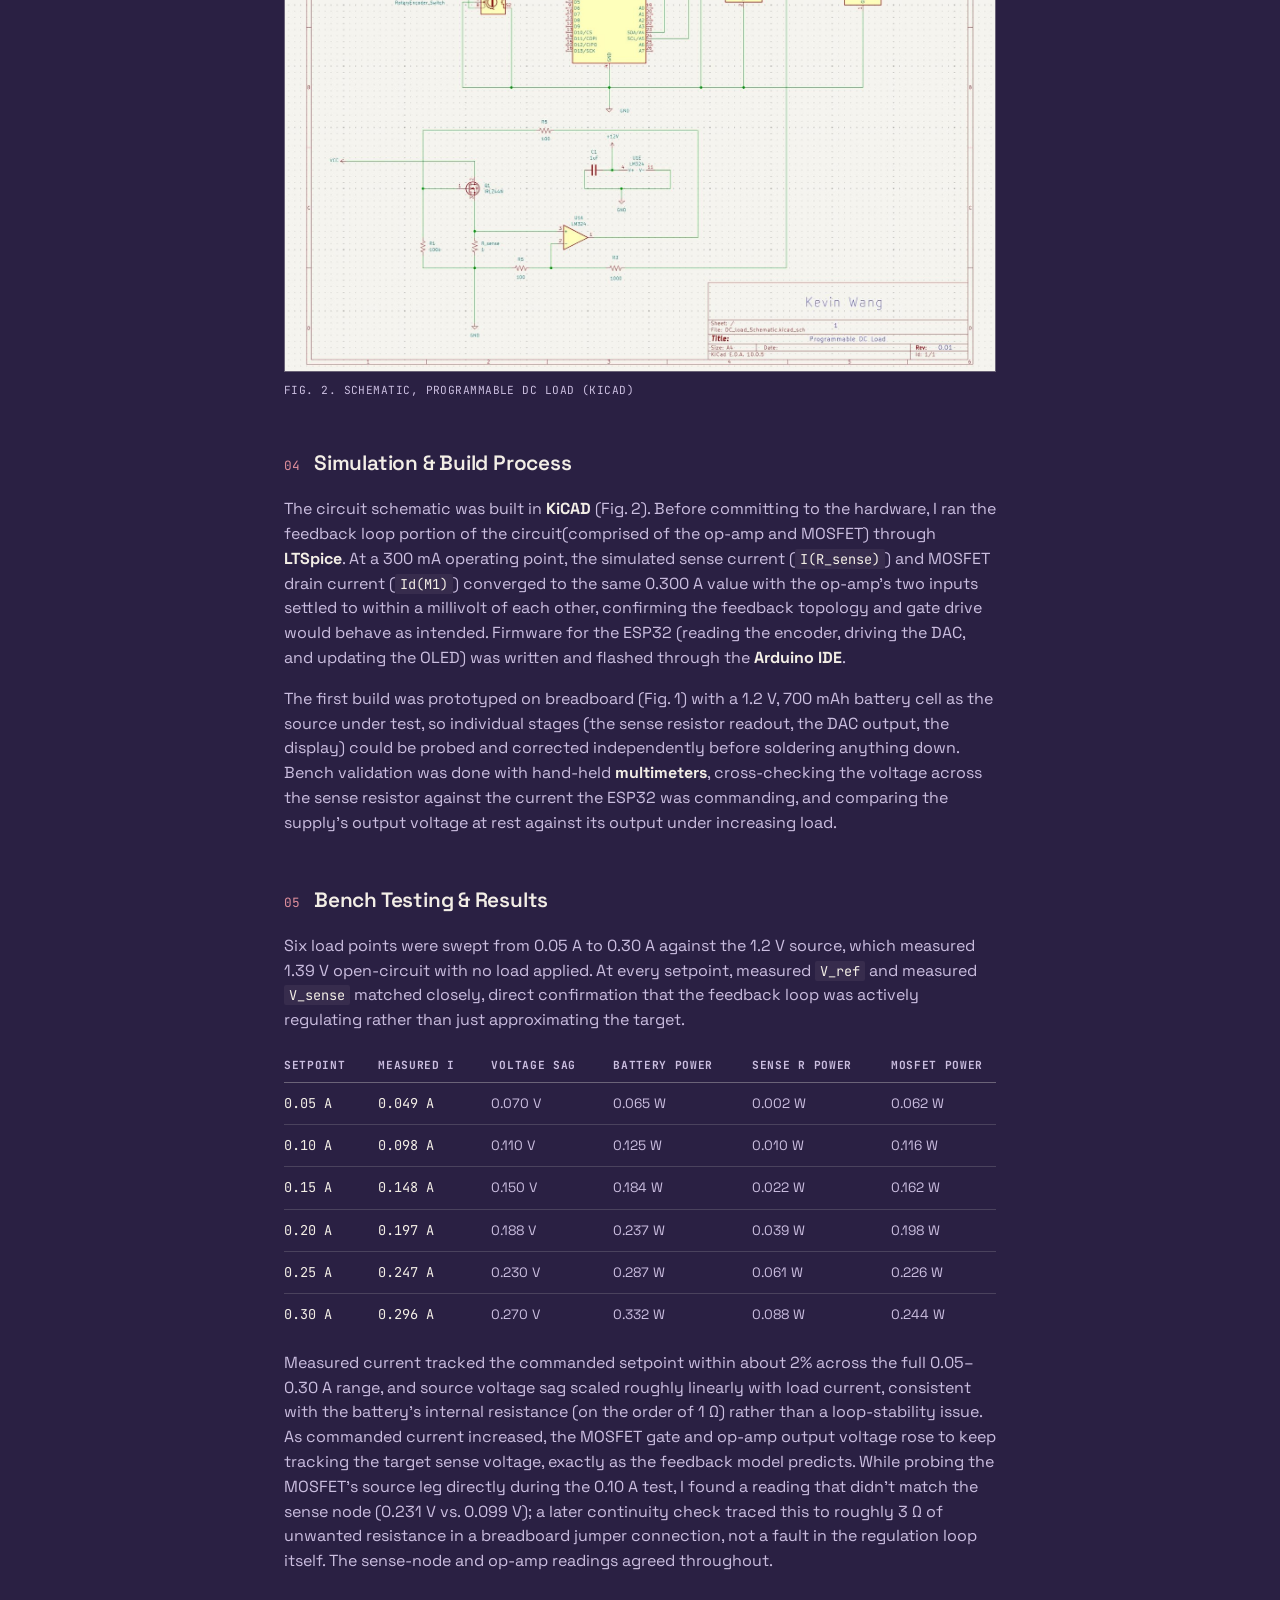
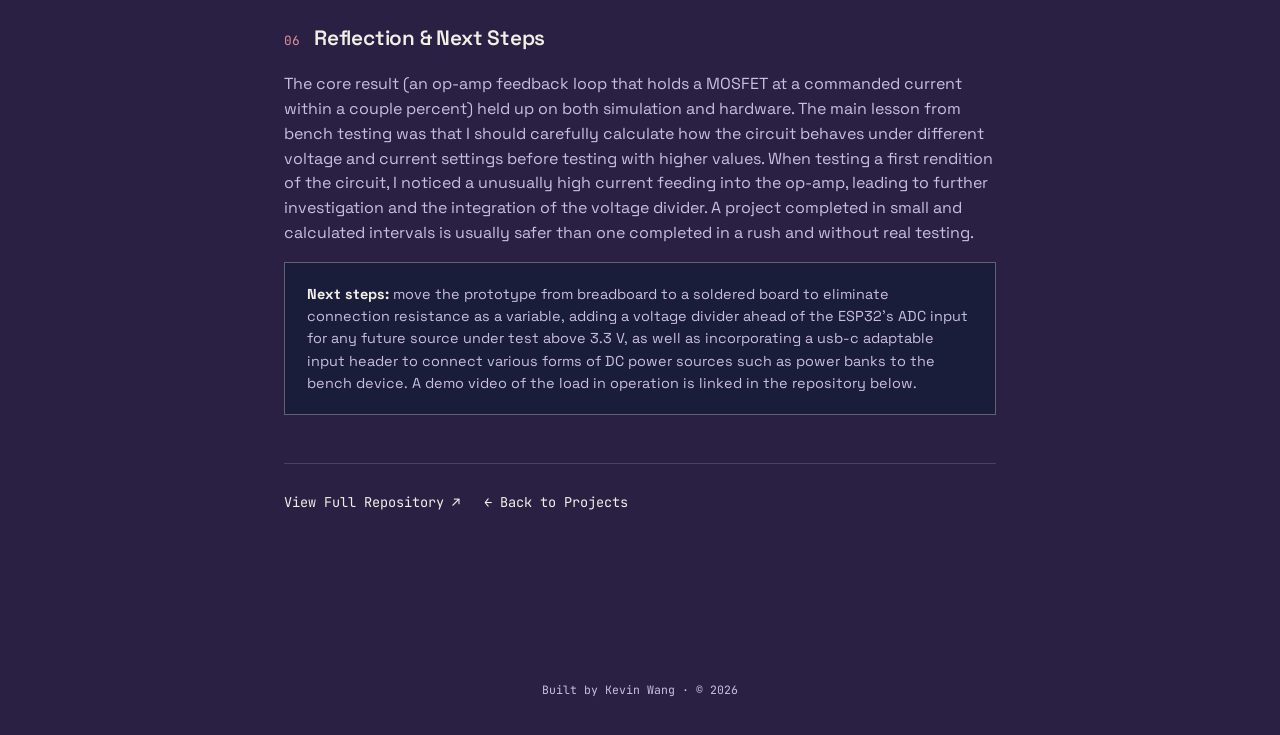
<file: dc-load-test-circuit.html>
<!DOCTYPE html>
<html lang="en">
<head>
<meta charset="UTF-8">
<meta name="viewport" content="width=device-width, initial-scale=1.0">
<title>Programmable DC Electronic Load, Kevin Wang</title>
<link rel="preconnect" href="https://fonts.googleapis.com">
<link href="https://fonts.googleapis.com/css2?family=Space+Grotesk:wght@400;500;600;700&family=JetBrains+Mono:wght@400;500;600&display=swap" rel="stylesheet">
<link rel="stylesheet" href="styles.css">
<style>
  .writeup-shell {
    max-width: 760px;
    margin: 0 auto;
    padding: 100px 24px 120px;
  }
  .writeup-back {
    display: inline-block;
    font-family: var(--font-mono);
    font-size: 0.78rem;
    color: var(--paper-dim);
    margin-bottom: 32px;
    transition: color 0.15s ease;
  }
  .writeup-back:hover { color: var(--cyan); }

  .writeup-eyebrow {
    font-family: var(--font-mono);
    font-size: 0.75rem;
    letter-spacing: 0.16em;
    color: var(--cyan);
    margin-bottom: 16px;
  }

  .writeup-title {
    font-size: clamp(2rem, 4.5vw, 2.8rem);
    line-height: 1.1;
    margin-bottom: 20px;
  }

  .writeup-sub {
    color: var(--paper-dim);
    font-size: 1.05rem;
    max-width: 60ch;
    margin-bottom: 40px;
  }

  .writeup-meta {
    display: flex;
    flex-wrap: wrap;
    gap: 24px;
    border-top: 1px solid var(--line);
    border-bottom: 1px solid var(--line);
    padding: 18px 0;
    margin-bottom: 48px;
  }
  .writeup-meta-item { display: flex; flex-direction: column; gap: 4px; }
  .writeup-meta-label {
    font-family: var(--font-mono);
    font-size: 0.62rem;
    letter-spacing: 0.1em;
    text-transform: uppercase;
    color: var(--paper-dim);
  }
  .writeup-meta-value { font-size: 0.9rem; }

  .writeup-figure { margin-bottom: 48px; }
  .writeup-figure img {
    width: 100%;
    display: block;
    border: 1px solid var(--line-strong);
  }
  .writeup-figure figcaption {
    font-family: var(--font-mono);
    font-size: 0.7rem;
    color: var(--paper-dim);
    margin-top: 10px;
    letter-spacing: 0.04em;
  }

  .writeup-section { margin-bottom: 48px; }
  .writeup-section-head {
    display: flex;
    align-items: baseline;
    gap: 14px;
    margin-bottom: 18px;
  }
  .writeup-section-num {
    font-family: var(--font-mono);
    font-size: 0.8rem;
    color: var(--rust);
  }
  .writeup-section-head h2 { font-size: 1.3rem; }

  .writeup-section p {
    color: var(--paper-dim);
    margin-bottom: 16px;
  }
  .writeup-section p:last-child { margin-bottom: 0; }

  .writeup-section code {
    font-family: var(--font-mono);
    font-size: 0.85em;
    color: var(--paper);
    background: rgba(242, 238, 227, 0.06);
    padding: 1px 5px;
    border-radius: 2px;
  }

  .writeup-list { margin-bottom: 0; }
  .writeup-list li {
    color: var(--paper-dim);
    font-size: 0.95rem;
    padding-left: 18px;
    position: relative;
    margin-bottom: 10px;
  }
  .writeup-list li::before {
    content: '—';
    position: absolute;
    left: 0;
    color: var(--rust);
  }
  .writeup-list li strong { color: var(--paper); font-weight: 500; }

  .writeup-callout {
    border: 1px solid var(--line-strong);
    background: rgba(11, 27, 48, 0.5);
    padding: 20px 22px;
    font-size: 0.9rem;
    color: var(--paper-dim);
  }
  .writeup-callout strong { color: var(--paper); }

  .writeup-footer-links {
    display: flex;
    gap: 24px;
    flex-wrap: wrap;
    padding-top: 28px;
    border-top: 1px solid var(--line);
    font-family: var(--font-mono);
    font-size: 0.85rem;
  }
  .writeup-footer-links a:hover { color: var(--cyan); }
</style>
</head>
<body>

<header class="nav">
  <div class="nav-inner">
    <a href="index.html#top" class="nav-mark">
      <span class="nav-mark-bracket">[</span>K.W.<span class="nav-mark-bracket">]</span>
    </a>
    <nav class="nav-links">
      <a href="index.html#about">01 About</a>
      <a href="index.html#skills">02 Skills</a>
      <a href="index.html#projects">03 Projects</a>
      <a href="index.html#experience">04 Experience</a>
      <a href="index.html#contact">05 Contact</a>
    </nav>
    <a href="resume.pdf" class="nav-resume" download>Resume ↓</a>
    <button class="nav-toggle" id="navToggle" aria-label="Toggle menu">
      <span></span><span></span><span></span>
    </button>
  </div>
</header>

<main class="writeup-shell">

  <a href="index.html#projects" class="writeup-back">← Back to Projects</a>

  <div class="writeup-eyebrow">⊢ PROJECT WRITEUP ⊣</div>
  <h1 class="writeup-title">Programmable DC Electronic Load</h1>
  <p class="writeup-sub">
    A bench tool for validating how a DC power source actually behaves under load, before trusting it inside a larger system.
  </p>

  <div class="writeup-meta">
    <div class="writeup-meta-item">
      <span class="writeup-meta-label">Built With</span>
      <span class="writeup-meta-value">KiCAD, Arduino IDE, soldering station</span>
    </div>
    <div class="writeup-meta-item">
      <span class="writeup-meta-label">Tested With</span>
      <span class="writeup-meta-value">Multimeters, LTSpice simulation</span>
    </div>
    <div class="writeup-meta-item">
      <span class="writeup-meta-label">Repository</span>
      <span class="writeup-meta-value"><a href="https://github.com/Kevinwang1xy/Programmable-DC-Electronic-Load" target="_blank" style="border-bottom:1px solid var(--line-strong);">GitHub ↗</a></span>
    </div>
  </div>

  <figure class="writeup-figure">
    <img src="dc-load-board.jpg" alt="Breadboard build of the programmable DC electronic load">
    <figcaption>FIG. 1. BREADBOARD BUILD, PROGRAMMABLE DC ELECTRONIC LOAD</figcaption>
  </figure>

  <section class="writeup-section">
    <div class="writeup-section-head">
      <span class="writeup-section-num">01</span>
      <h2>Overview</h2>
    </div>
    <p>
      Before a DC power source gets integrated into a larger system, it needs to be verified against its rated
      voltage, current, and power output, not just at idle, but under realistic load. Rather than relying on
      whatever fixed loads I had on hand, I built a programmable electronic load: a circuit that can sink a
      precise, adjustable amount of current from a supply under test and report back exactly how that supply
      responds.
    </p>
    <p>
      The result is a small bench instrument, controlled through an OLED display and rotary encoder, that lets
      me dial in a target current and watch how a power source's output voltage and stability hold up as the
      load increases.
    </p>
  </section>

  <section class="writeup-section">
    <div class="writeup-section-head">
      <span class="writeup-section-num">02</span>
      <h2>How It Works</h2>
    </div>
    <p>
      The core of the circuit is an op-amp feedback loop. An op-amp will always try to drive its output so that
      the voltage at its two input pins is equal. I used that property directly: an ESP32 microcontroller sets a target current
      by generating a reference voltage (<code>V_ref</code>) through an MCP4725 DAC, and the op-amp compares
      that against the voltage measured across a 1&Omega;, 5&nbsp;W sense resistor (<code>V_sense</code>) sitting
      in series with an N-channel power MOSFET.
    </p>
    <p>
      Because the sense resistor is exactly 1&Omega;, Ohm's law becomes very convenient. 
      <code>V = I &times; R</code> means the voltage across it is numerically equal to the current through it, so
      0.10&nbsp;V read across the resistor corresponds to about 0.10&nbsp;A of load current. That makes the design
      intent simple: <code>V_ref</code> and target current are meant to be a straight 1:1 match: 0.10&nbsp;V in
      should regulate to 0.10&nbsp;A.
    </p>
    <p>
      The voltage divider is integrated to ensure safety. It caps the maximum current the board can ever be
      commanded to draw, so the LM324 and MOSFET can never regulate more current than the design was
      rated for (capped at 3&nbsp;A, the most the ESP32 side of the circuit is meant to output), even on a future
      test at higher currents than the 0.05–0.30&nbsp;A range used here. The current tests never approach that
      ceiling, but the divider makes it a hard limit rather than trusting the firmware,
      which matters most when a test is pushed further than before. Finer DAC control is a side effect of
      this divider. Firmware drives the DAC 11&times; higher than the target current
      value, and the 10&nbsp;k&Omega;/1&nbsp;k&Omega; voltage divider (1/11 ratio) steps that back down to the correct
      <code>V_ref</code> before it reaches the op-amp. The same 1/11 factor is applied in reverse in firmware when
      converting the DAC setting back into an amps value, so the OLED always displays actual load current rather
      than the pre-divider DAC voltage.
    </p>
    <p>
      Whenever <code>V_sense</code> drifts from <code>V_ref</code>, the op-amp's output adjusts the MOSFET's gate voltage,
      opening or closing the channel partially, until the two match again. That loop is what lets the load hold a steady,
      user-defined current regardless of small changes in the supply's output.
    </p>
    <p>A real test use of the board looks like this:</p>
    <ul class="writeup-list">
      <li>User sets the target current to <strong>0.05&nbsp;A</strong> via the rotary encoder.</li>
      <li>Firmware computes the desired <code>V_ref</code> (0.05&nbsp;V) and scales it 11&times;, commanding the DAC to output <strong>~0.55&nbsp;V</strong>.</li>
      <li>The 10&nbsp;k&Omega;/1&nbsp;k&Omega; divider steps that back down to <strong>~0.05&nbsp;V</strong>.</li>
      <li>The LM324 receives that 0.05&nbsp;V as its reference input.</li>
      <li>The op-amp drives the MOSFET gate until <code>V_sense</code> &asymp; 0.05&nbsp;V.</li>
      <li>Load current settles at <strong>&asymp; 0.05&nbsp;A</strong>.</li>
    </ul>
  </section>

  <section class="writeup-section">
    <div class="writeup-section-head">
      <span class="writeup-section-num">03</span>
      <h2>Design &amp; Components</h2>
    </div>
    <p>The circuit is built using various ICs and embedded components, each specific to its role in the feedback loop:</p>
    <ul class="writeup-list">
      <li><strong>N-channel power MOSFET (IRLZ44N)</strong>, the variable element that sinks current from the supply under test.</li>
      <li><strong>LM324 op-amp</strong>, compares reference and sense voltages and drives the MOSFET gate accordingly, leading to the sinking of current by the MOSFET.</li>
      <li><strong>1&Omega; / 5&nbsp;W sense resistor</strong>, converts load current into a directly readable voltage at a 1:1 ratio.</li>
      <li><strong>Arduino Nano ESP32</strong>, generates the current setpoint, reads live measurements, and drives the display.</li>
      <li><strong>MCP4725 DAC (I2C)</strong>, sets the current target; a 10&nbsp;k&Omega;/1&nbsp;k&Omega; voltage divider on its output hard-caps the maximum current the board can ever be commanded to draw at 3&nbsp;A, protecting the LM324 and MOSFET on any future higher-current test. Firmware drives the DAC 11&times; above the target current to land on the correct 1:1 <code>V_ref</code> after the divider, and applies the same 1/11 factor in reverse so the OLED always reads out actual amps.</li>
      <li><strong>OLED display + rotary encoder</strong>, the user interface for setting and monitoring current in real time. Rotation of the encoder changes the load current setting, and the button turns the load on/off.</li>
    </ul>
  </section>

  <figure class="writeup-figure">
    <img src="dc-load-schematic.jpg" alt="KiCAD schematic of the programmable DC electronic load">
    <figcaption>FIG. 2. SCHEMATIC, PROGRAMMABLE DC LOAD (KICAD)</figcaption>
  </figure>

  <section class="writeup-section">
    <div class="writeup-section-head">
      <span class="writeup-section-num">04</span>
      <h2>Simulation &amp; Build Process</h2>
    </div>
    <p>
      The circuit schematic was built in <strong style="color:var(--paper)">KiCAD</strong> (Fig. 2).
      Before committing to the hardware, I ran the feedback loop portion of the circuit(comprised of the op-amp and MOSFET) through
      <strong style="color:var(--paper)">LTSpice</strong>. At a 300&nbsp;mA operating point, the simulated sense
      current (<code>I(R_sense)</code>) and MOSFET drain current (<code>Id(M1)</code>) converged to the same
      0.300&nbsp;A value with the op-amp's two inputs settled to within a millivolt of each other, confirming the
      feedback topology and gate drive would behave as intended. Firmware for the
      ESP32 (reading the encoder, driving the DAC, and updating the OLED) was written and flashed through the
      <strong style="color:var(--paper)">Arduino IDE</strong>.
    </p>
    <p>
      The first build was prototyped on breadboard (Fig. 1) with a 1.2&nbsp;V, 700&nbsp;mAh battery cell as the source under
      test, so individual stages (the sense resistor readout, the DAC output, the display) could be probed and
      corrected independently before soldering anything down. Bench validation was done with hand-held
      <strong style="color:var(--paper)">multimeters</strong>, cross-checking the voltage across the sense resistor
      against the current the ESP32 was commanding, and comparing the supply's output voltage at rest against its
      output under increasing load.
    </p>
  </section>

  <section class="writeup-section">
    <div class="writeup-section-head">
      <span class="writeup-section-num">05</span>
      <h2>Bench Testing &amp; Results</h2>
    </div>
    <p>
      Six load points were swept from 0.05&nbsp;A to 0.30&nbsp;A against the 1.2&nbsp;V source, which measured
      1.39&nbsp;V open-circuit with no load applied. At every setpoint, measured <code>V_ref</code> and measured
      <code>V_sense</code> matched closely, direct confirmation that the feedback loop was actively regulating
      rather than just approximating the target.
    </p>
    <div style="overflow-x:auto; margin-bottom: 16px;">
      <table style="width:100%; border-collapse:collapse; font-size:0.85rem;">
        <thead>
          <tr style="border-bottom:1px solid var(--line-strong);">
            <th style="text-align:left; padding:8px 12px 8px 0; font-family:var(--font-mono); font-size:0.7rem; letter-spacing:0.06em; color:var(--paper-dim); text-transform:uppercase;">Setpoint</th>
            <th style="text-align:left; padding:8px 12px; font-family:var(--font-mono); font-size:0.7rem; letter-spacing:0.06em; color:var(--paper-dim); text-transform:uppercase;">Measured I</th>
            <th style="text-align:left; padding:8px 12px; font-family:var(--font-mono); font-size:0.7rem; letter-spacing:0.06em; color:var(--paper-dim); text-transform:uppercase;">Voltage Sag</th>
            <th style="text-align:left; padding:8px 12px; font-family:var(--font-mono); font-size:0.7rem; letter-spacing:0.06em; color:var(--paper-dim); text-transform:uppercase;">Battery Power</th>
            <th style="text-align:left; padding:8px 12px; font-family:var(--font-mono); font-size:0.7rem; letter-spacing:0.06em; color:var(--paper-dim); text-transform:uppercase;">Sense R Power</th>
            <th style="text-align:left; padding:8px 0 8px 12px; font-family:var(--font-mono); font-size:0.7rem; letter-spacing:0.06em; color:var(--paper-dim); text-transform:uppercase;">MOSFET Power</th>
          </tr>
        </thead>
        <tbody>
          <tr style="border-bottom:1px solid var(--line);">
            <td style="padding:10px 12px 10px 0; font-family:var(--font-mono);">0.05 A</td>
            <td style="padding:10px 12px; font-family:var(--font-mono);">0.049 A</td>
            <td style="padding:10px 12px; color:var(--paper-dim);">0.070 V</td>
            <td style="padding:10px 12px; color:var(--paper-dim);">0.065 W</td>
            <td style="padding:10px 12px; color:var(--paper-dim);">0.002 W</td>
            <td style="padding:10px 0 10px 12px; color:var(--paper-dim);">0.062 W</td>
          </tr>
          <tr style="border-bottom:1px solid var(--line);">
            <td style="padding:10px 12px 10px 0; font-family:var(--font-mono);">0.10 A</td>
            <td style="padding:10px 12px; font-family:var(--font-mono);">0.098 A</td>
            <td style="padding:10px 12px; color:var(--paper-dim);">0.110 V</td>
            <td style="padding:10px 12px; color:var(--paper-dim);">0.125 W</td>
            <td style="padding:10px 12px; color:var(--paper-dim);">0.010 W</td>
            <td style="padding:10px 0 10px 12px; color:var(--paper-dim);">0.116 W</td>
          </tr>
          <tr style="border-bottom:1px solid var(--line);">
            <td style="padding:10px 12px 10px 0; font-family:var(--font-mono);">0.15 A</td>
            <td style="padding:10px 12px; font-family:var(--font-mono);">0.148 A</td>
            <td style="padding:10px 12px; color:var(--paper-dim);">0.150 V</td>
            <td style="padding:10px 12px; color:var(--paper-dim);">0.184 W</td>
            <td style="padding:10px 12px; color:var(--paper-dim);">0.022 W</td>
            <td style="padding:10px 0 10px 12px; color:var(--paper-dim);">0.162 W</td>
          </tr>
          <tr style="border-bottom:1px solid var(--line);">
            <td style="padding:10px 12px 10px 0; font-family:var(--font-mono);">0.20 A</td>
            <td style="padding:10px 12px; font-family:var(--font-mono);">0.197 A</td>
            <td style="padding:10px 12px; color:var(--paper-dim);">0.188 V</td>
            <td style="padding:10px 12px; color:var(--paper-dim);">0.237 W</td>
            <td style="padding:10px 12px; color:var(--paper-dim);">0.039 W</td>
            <td style="padding:10px 0 10px 12px; color:var(--paper-dim);">0.198 W</td>
          </tr>
          <tr style="border-bottom:1px solid var(--line);">
            <td style="padding:10px 12px 10px 0; font-family:var(--font-mono);">0.25 A</td>
            <td style="padding:10px 12px; font-family:var(--font-mono);">0.247 A</td>
            <td style="padding:10px 12px; color:var(--paper-dim);">0.230 V</td>
            <td style="padding:10px 12px; color:var(--paper-dim);">0.287 W</td>
            <td style="padding:10px 12px; color:var(--paper-dim);">0.061 W</td>
            <td style="padding:10px 0 10px 12px; color:var(--paper-dim);">0.226 W</td>
          </tr>
          <tr>
            <td style="padding:10px 12px 10px 0; font-family:var(--font-mono);">0.30 A</td>
            <td style="padding:10px 12px; font-family:var(--font-mono);">0.296 A</td>
            <td style="padding:10px 12px; color:var(--paper-dim);">0.270 V</td>
            <td style="padding:10px 12px; color:var(--paper-dim);">0.332 W</td>
            <td style="padding:10px 12px; color:var(--paper-dim);">0.088 W</td>
            <td style="padding:10px 0 10px 12px; color:var(--paper-dim);">0.244 W</td>
          </tr>
        </tbody>
      </table>
    </div>
    <p>
      Measured current tracked the commanded setpoint within about 2% across the full 0.05–0.30&nbsp;A range, and
      source voltage sag scaled roughly linearly with load current, consistent with the battery's internal
      resistance (on the order of 1&nbsp;&Omega;) rather than a loop-stability issue. As commanded current
      increased, the MOSFET gate and op-amp output voltage rose to keep tracking the target sense voltage, exactly
      as the feedback model predicts. While probing the MOSFET's source leg directly during the 0.10&nbsp;A test, I
      found a reading that didn't match the sense node (0.231&nbsp;V vs. 0.099&nbsp;V); a later continuity check
      traced this to roughly 3&nbsp;&Omega; of unwanted resistance in a breadboard jumper connection, not a fault
      in the regulation loop itself. The sense-node and op-amp readings agreed throughout.
    </p>
  </section>

  <section class="writeup-section">
    <div class="writeup-section-head">
      <span class="writeup-section-num">06</span>
      <h2>Reflection &amp; Next Steps</h2>
    </div>
    <p>
      The core result (an op-amp feedback loop that holds a MOSFET at a commanded current within a couple percent)
      held up on both simulation and hardware. The main lesson from bench testing was that I should carefully calculate 
      how the circuit behaves under different voltage and current settings before testing with higher values. When testing a 
      first rendition of the circuit, I noticed a unusually high current feeding into the op-amp, leading to further investigation 
      and the integration of the voltage divider. A project completed in small and calculated intervals is usually safer than one completed in a rush and without real testing.
    </p>
    <p class="writeup-callout">
      <strong>Next steps:</strong> move the prototype from breadboard to a soldered board to eliminate connection
      resistance as a variable, adding a voltage divider ahead of the ESP32's ADC input for any future source
      under test above 3.3&nbsp;V, as well as incorporating a usb-c adaptable input header to connect various forms of DC power sources such as power banks to the bench device.
       A demo video of the load in operation is linked in the repository below.
    </p>
  </section>

  <div class="writeup-footer-links">
    <a href="https://github.com/Kevinwang1xy/Programmable-DC-Electronic-Load" target="_blank">View Full Repository ↗</a>
    <a href="index.html#projects">← Back to Projects</a>
  </div>

</main>

<footer class="footer">
  <div class="footer-inner">
    <p class="footer-note">Built by Kevin Wang · © 2026</p>
  </div>
</footer>

<script src="script.js"></script>
</body>
</html>
</file>
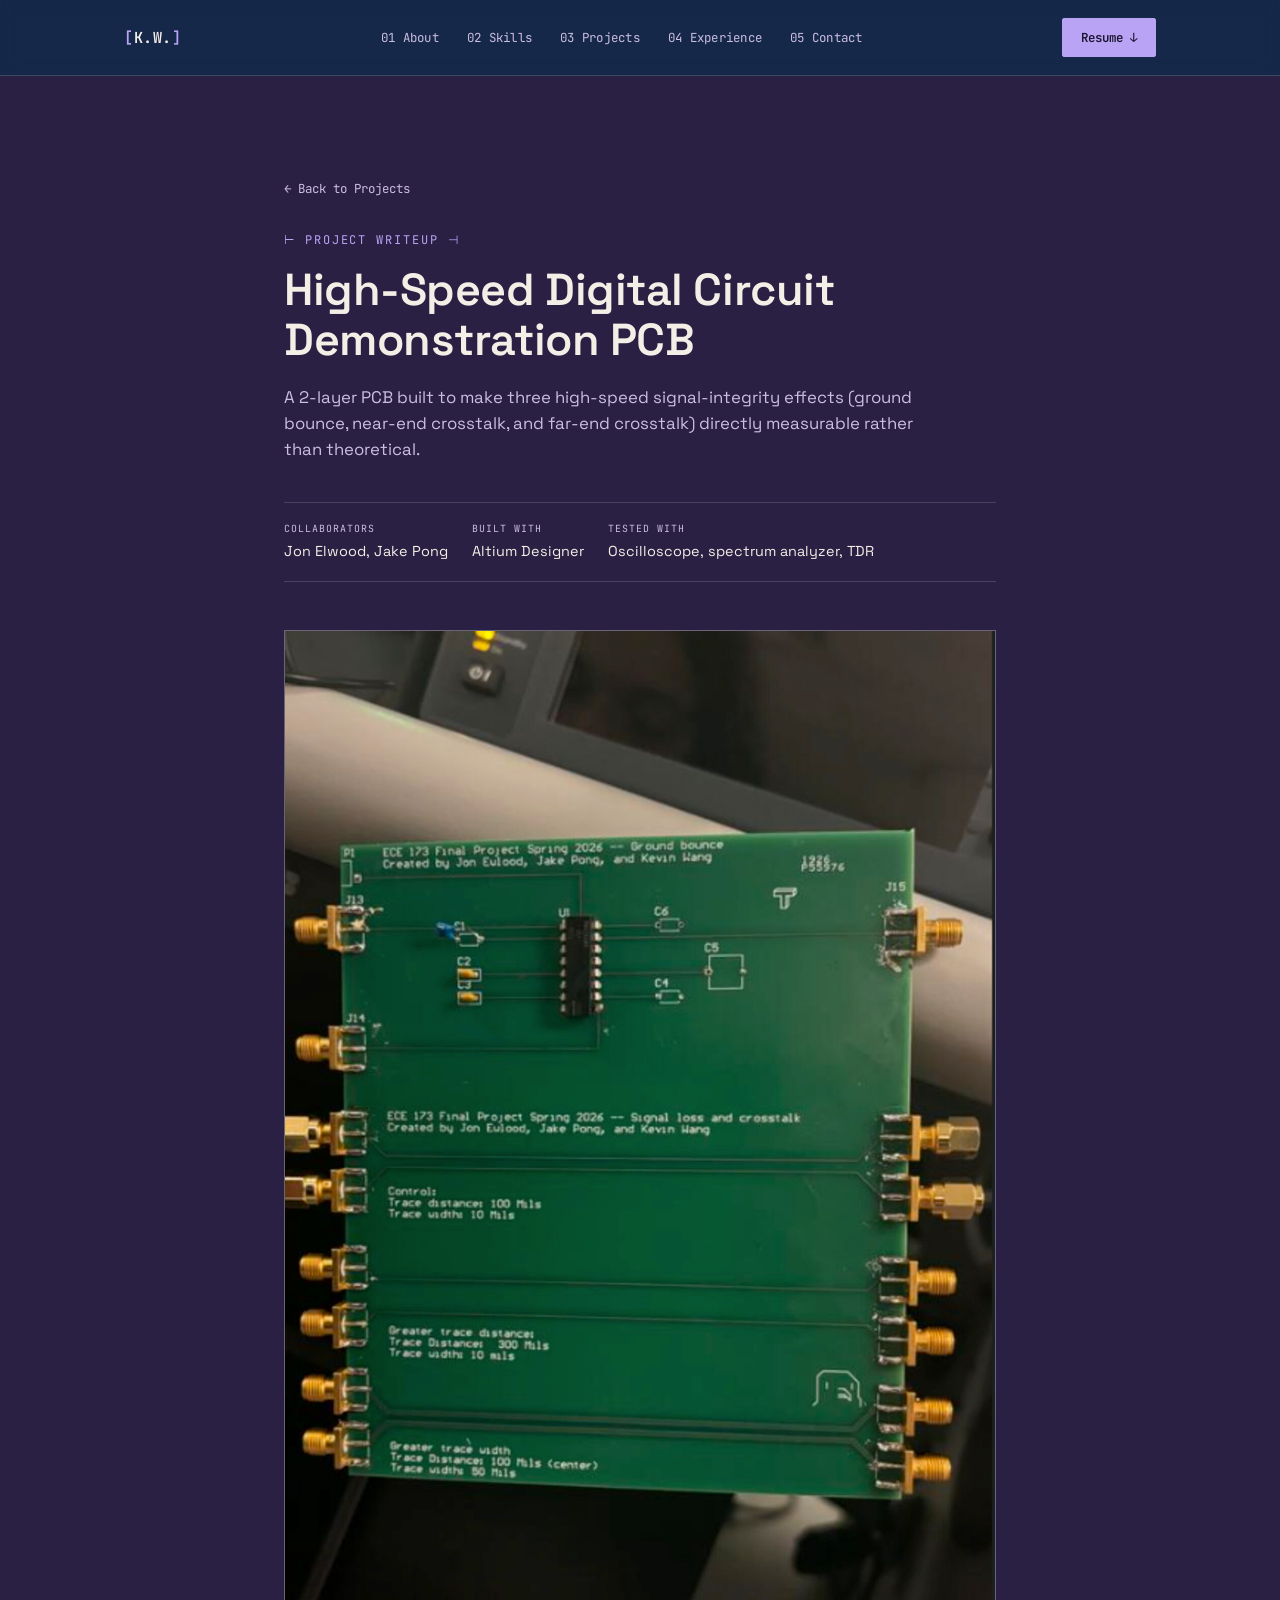
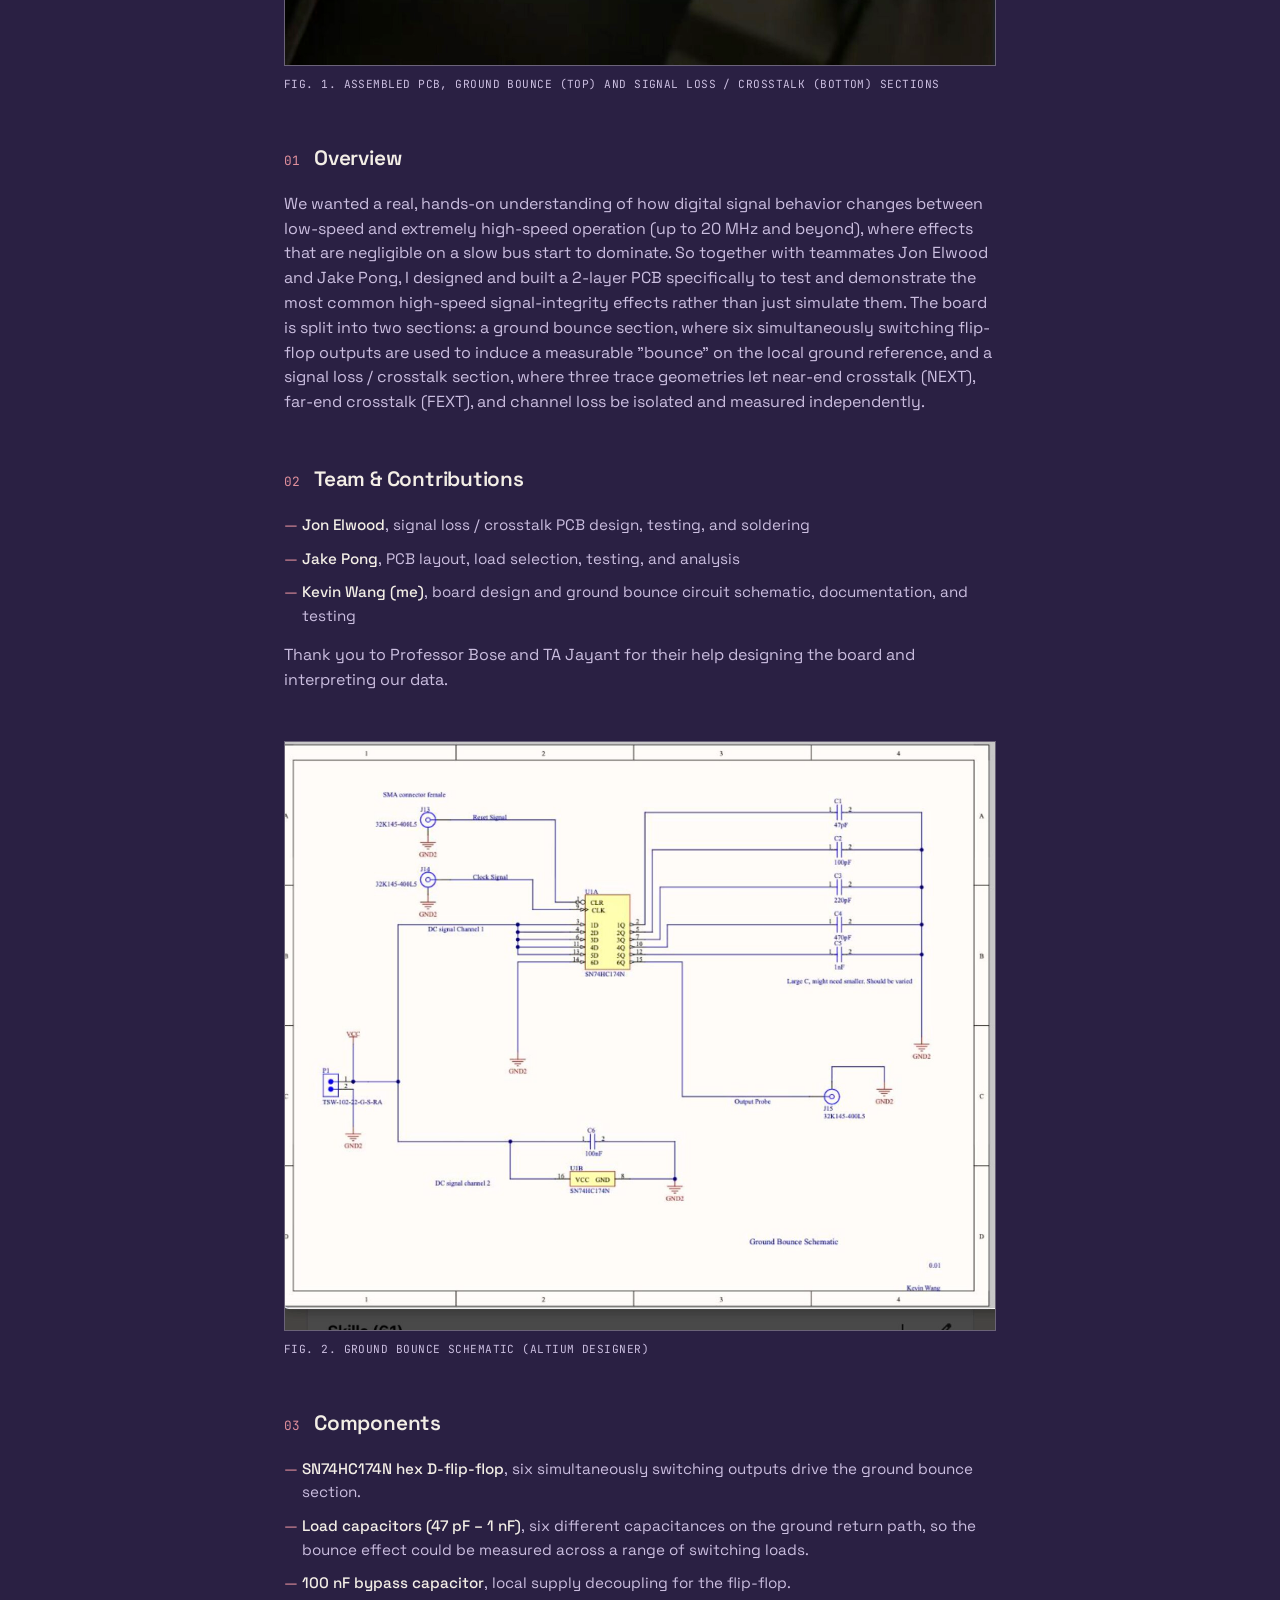
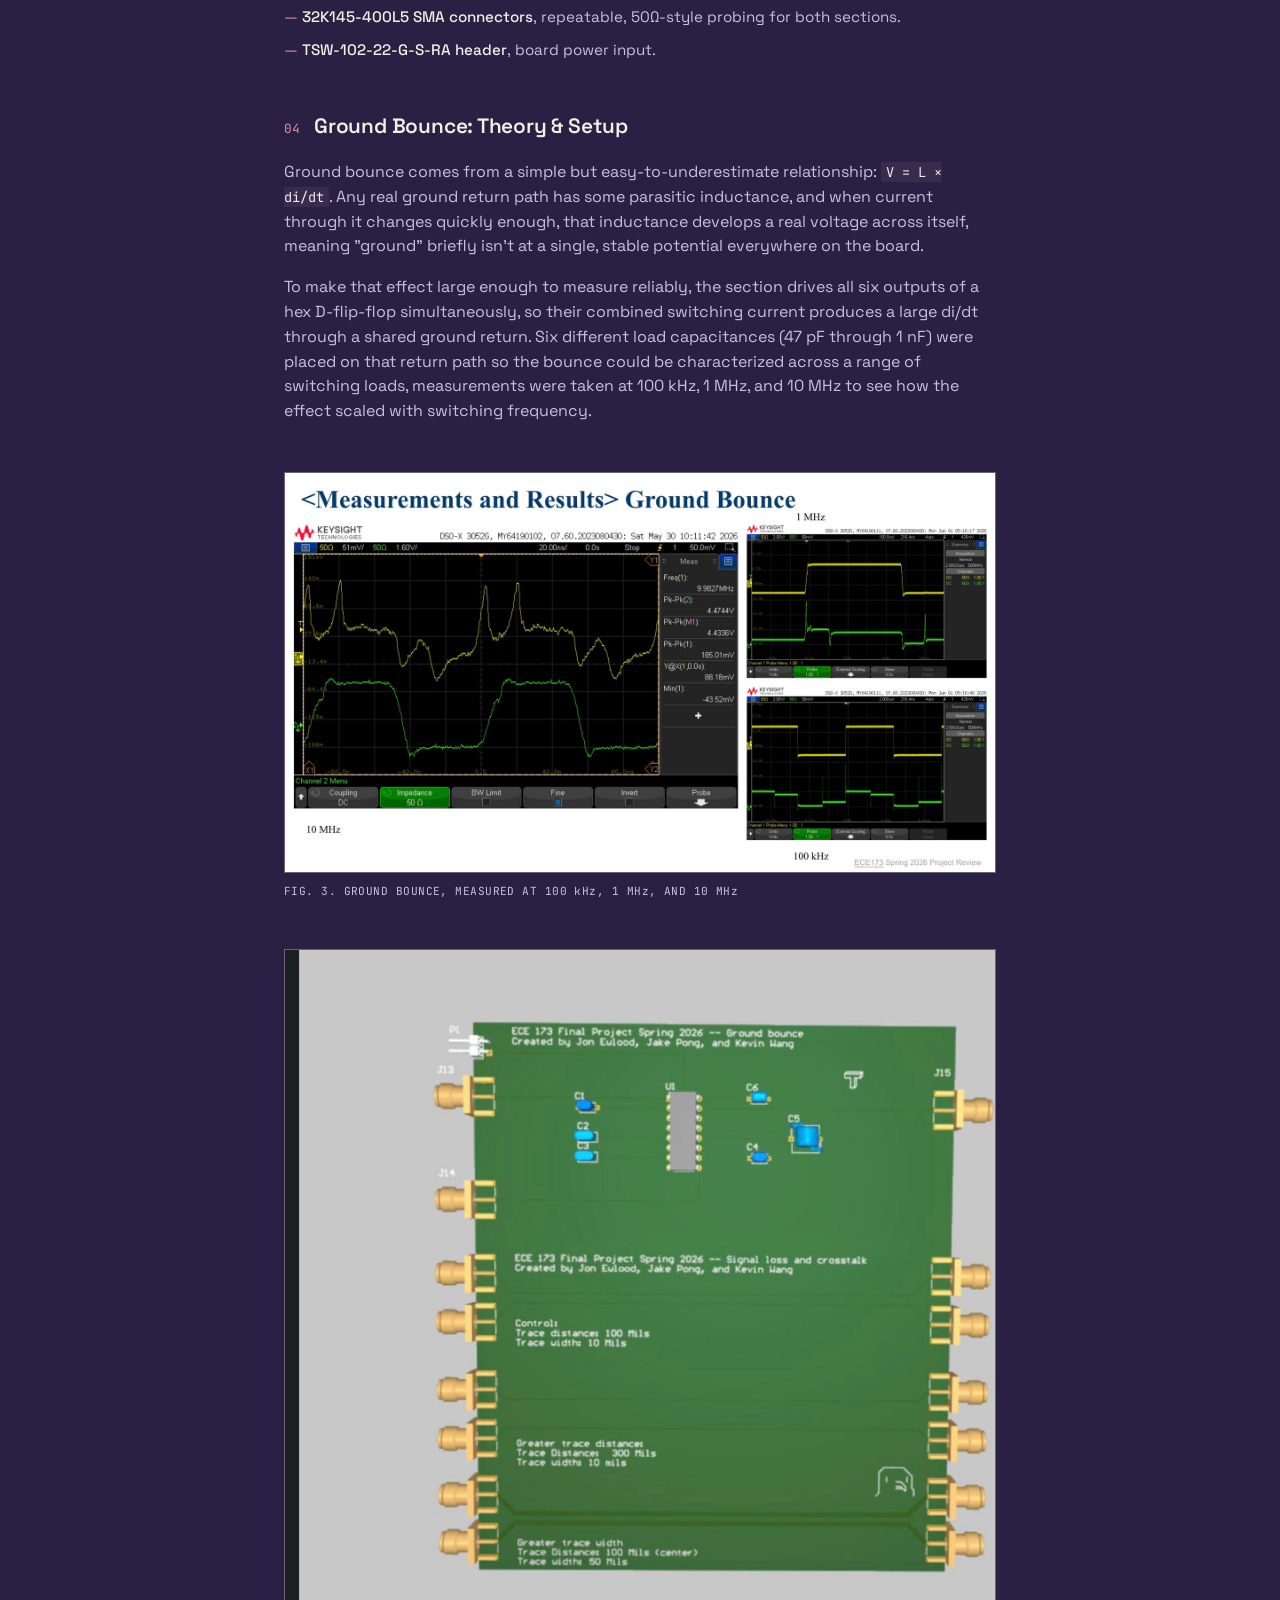
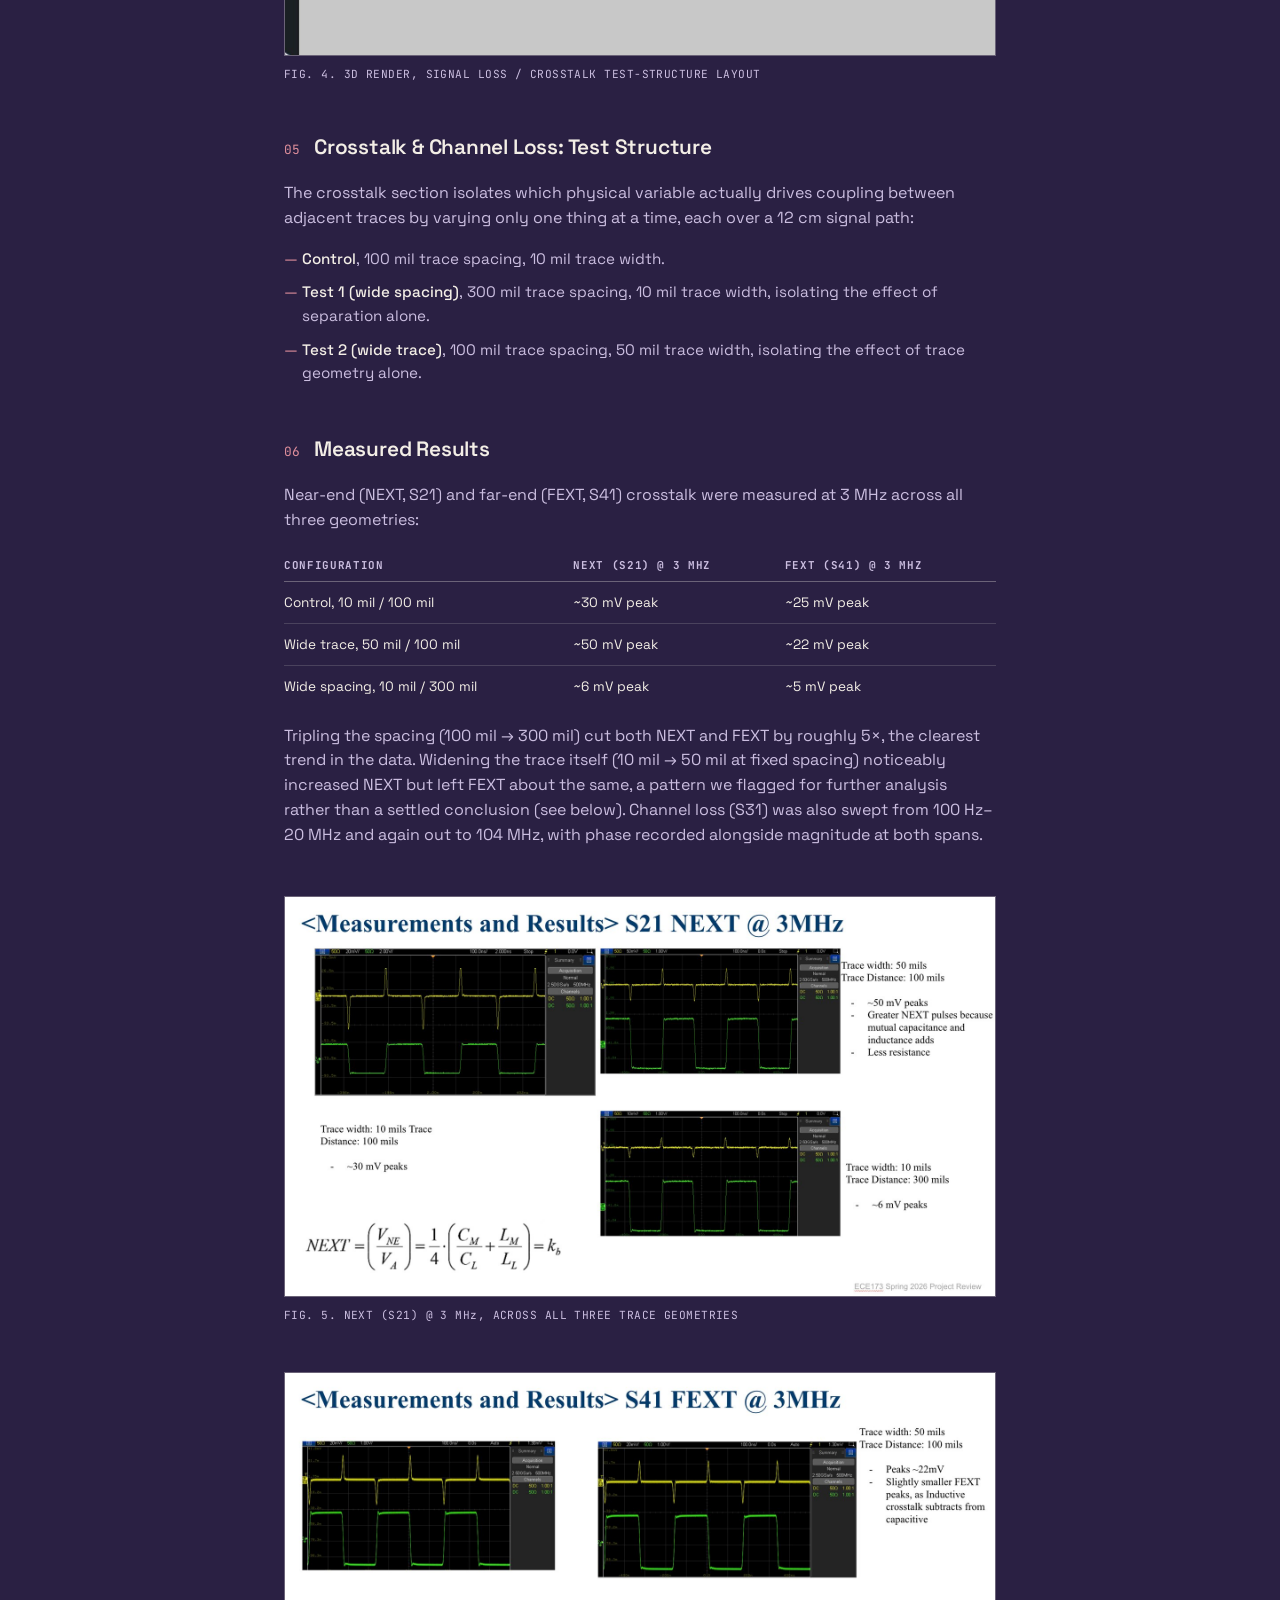
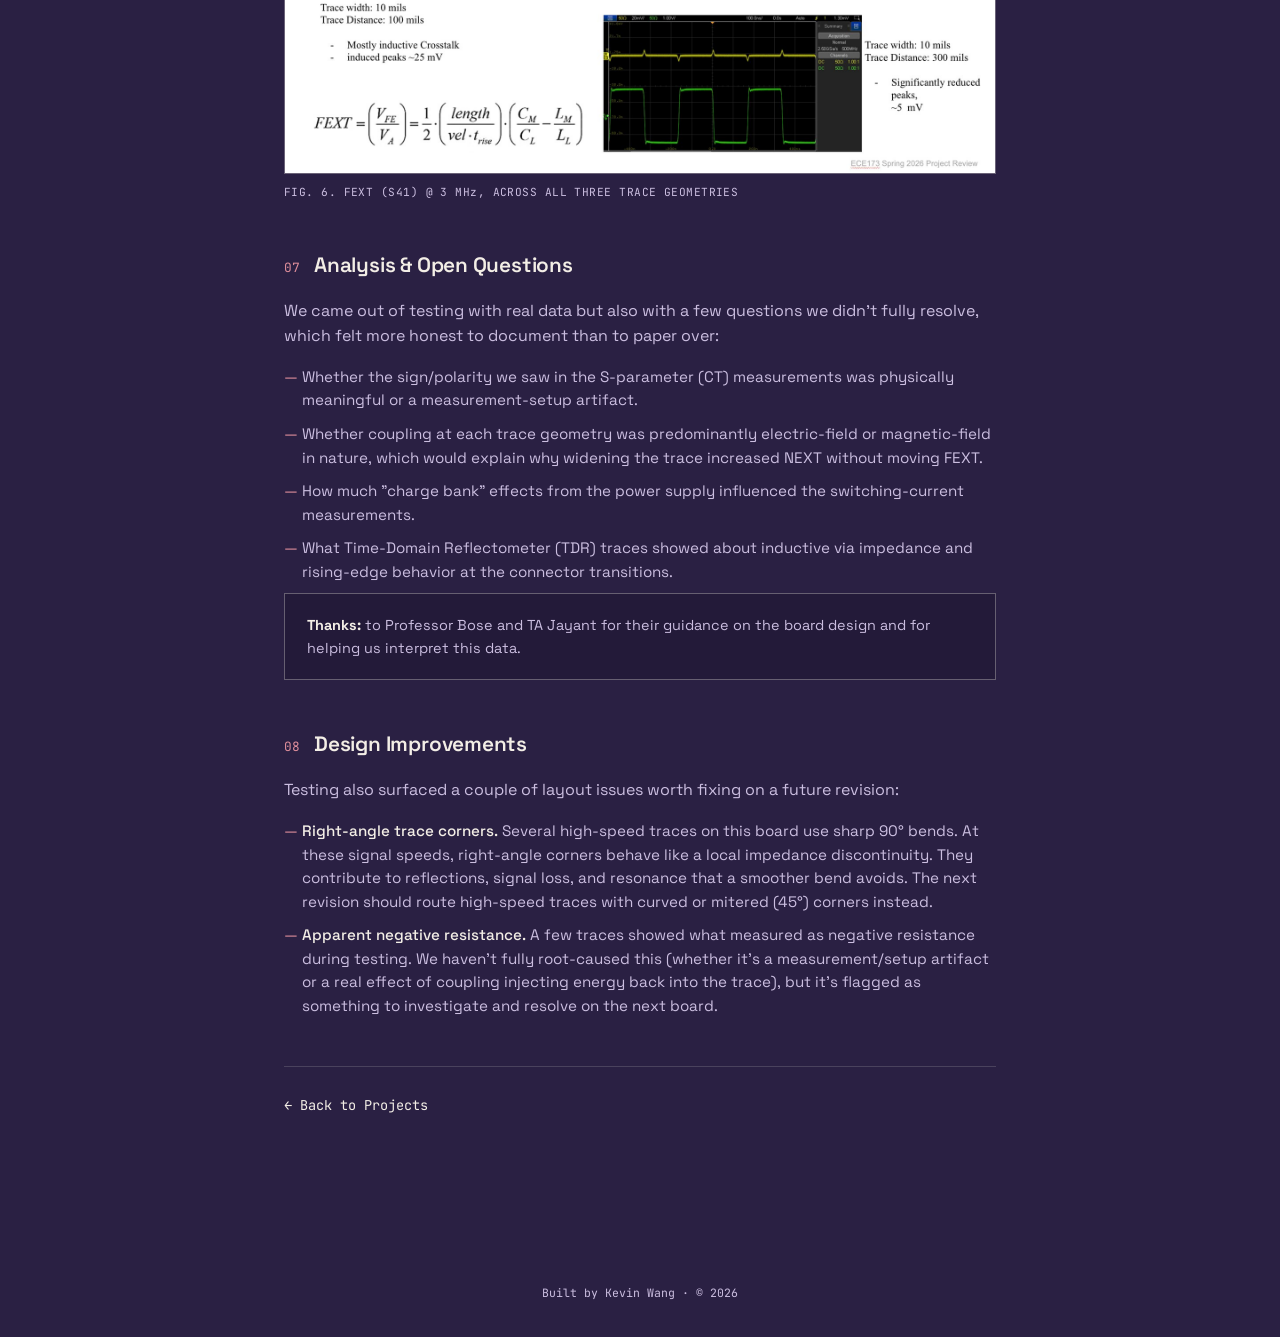
<file: high-speed-digital-pcb.html>
<!DOCTYPE html>
<html lang="en">
<head>
<meta charset="UTF-8">
<meta name="viewport" content="width=device-width, initial-scale=1.0">
<title>High-Speed Digital Circuit Demonstration PCB, Kevin Wang</title>
<link rel="preconnect" href="https://fonts.googleapis.com">
<link href="https://fonts.googleapis.com/css2?family=Space+Grotesk:wght@400;500;600;700&family=JetBrains+Mono:wght@400;500;600&display=swap" rel="stylesheet">
<link rel="stylesheet" href="styles.css">
<style>
  .writeup-shell {
    max-width: 760px;
    margin: 0 auto;
    padding: 100px 24px 120px;
  }
  .writeup-back {
    display: inline-block;
    font-family: var(--font-mono);
    font-size: 0.78rem;
    color: var(--paper-dim);
    margin-bottom: 32px;
    transition: color 0.15s ease;
  }
  .writeup-back:hover { color: var(--cyan); }

  .writeup-eyebrow {
    font-family: var(--font-mono);
    font-size: 0.75rem;
    letter-spacing: 0.16em;
    color: var(--cyan);
    margin-bottom: 16px;
  }

  .writeup-title {
    font-size: clamp(2rem, 4.5vw, 2.8rem);
    line-height: 1.1;
    margin-bottom: 20px;
  }

  .writeup-sub {
    color: var(--paper-dim);
    font-size: 1.05rem;
    max-width: 60ch;
    margin-bottom: 40px;
  }

  .writeup-meta {
    display: flex;
    flex-wrap: wrap;
    gap: 24px;
    border-top: 1px solid var(--line);
    border-bottom: 1px solid var(--line);
    padding: 18px 0;
    margin-bottom: 48px;
  }
  .writeup-meta-item { display: flex; flex-direction: column; gap: 4px; }
  .writeup-meta-label {
    font-family: var(--font-mono);
    font-size: 0.62rem;
    letter-spacing: 0.1em;
    text-transform: uppercase;
    color: var(--paper-dim);
  }
  .writeup-meta-value { font-size: 0.9rem; }

  .writeup-figure { margin-bottom: 48px; }
  .writeup-figure img {
    width: 100%;
    display: block;
    border: 1px solid var(--line-strong);
  }
  .writeup-figure figcaption {
    font-family: var(--font-mono);
    font-size: 0.7rem;
    color: var(--paper-dim);
    margin-top: 10px;
    letter-spacing: 0.04em;
  }

  .writeup-section { margin-bottom: 48px; }
  .writeup-section-head {
    display: flex;
    align-items: baseline;
    gap: 14px;
    margin-bottom: 18px;
  }
  .writeup-section-num {
    font-family: var(--font-mono);
    font-size: 0.8rem;
    color: var(--rust);
  }
  .writeup-section-head h2 { font-size: 1.3rem; }

  .writeup-section p {
    color: var(--paper-dim);
    margin-bottom: 16px;
  }
  .writeup-section p:last-child { margin-bottom: 0; }

  .writeup-section code {
    font-family: var(--font-mono);
    font-size: 0.85em;
    color: var(--paper);
    background: rgba(243, 238, 230, 0.06);
    padding: 1px 5px;
    border-radius: 2px;
  }

  .writeup-list { margin-bottom: 0; }
  .writeup-list li {
    color: var(--paper-dim);
    font-size: 0.95rem;
    padding-left: 18px;
    position: relative;
    margin-bottom: 10px;
  }
  .writeup-list li::before {
    content: '—';
    position: absolute;
    left: 0;
    color: var(--rust);
  }
  .writeup-list li strong { color: var(--paper); font-weight: 500; }

  .writeup-callout {
    border: 1px solid var(--line-strong);
    background: rgba(28, 21, 48, 0.5);
    padding: 20px 22px;
    font-size: 0.9rem;
    color: var(--paper-dim);
  }
  .writeup-callout strong { color: var(--paper); }

  .writeup-footer-links {
    display: flex;
    gap: 24px;
    flex-wrap: wrap;
    padding-top: 28px;
    border-top: 1px solid var(--line);
    font-family: var(--font-mono);
    font-size: 0.85rem;
  }
  .writeup-footer-links a:hover { color: var(--cyan); }

  .writeup-table-wrap { overflow-x: auto; margin-bottom: 16px; }
  .writeup-table { width: 100%; border-collapse: collapse; font-size: 0.85rem; }
  .writeup-table th {
    text-align: left;
    padding: 8px 12px 8px 0;
    font-family: var(--font-mono);
    font-size: 0.68rem;
    letter-spacing: 0.06em;
    color: var(--paper-dim);
    text-transform: uppercase;
    border-bottom: 1px solid var(--line-strong);
  }
  .writeup-table td {
    padding: 10px 12px 10px 0;
    border-bottom: 1px solid var(--line);
  }
  .writeup-table tr:last-child td { border-bottom: none; }
</style>
</head>
<body>

<header class="nav">
  <div class="nav-inner">
    <a href="index.html#top" class="nav-mark">
      <span class="nav-mark-bracket">[</span>K.W.<span class="nav-mark-bracket">]</span>
    </a>
    <nav class="nav-links">
      <a href="index.html#about">01 About</a>
      <a href="index.html#skills">02 Skills</a>
      <a href="index.html#projects">03 Projects</a>
      <a href="index.html#experience">04 Experience</a>
      <a href="index.html#contact">05 Contact</a>
    </nav>
    <a href="resume.pdf" class="nav-resume" download>Resume ↓</a>
    <button class="nav-toggle" id="navToggle" aria-label="Toggle menu">
      <span></span><span></span><span></span>
    </button>
  </div>
</header>

<main class="writeup-shell">

  <a href="index.html#projects" class="writeup-back">← Back to Projects</a>

  <div class="writeup-eyebrow">⊢ PROJECT WRITEUP ⊣</div>
  <h1 class="writeup-title">High-Speed Digital Circuit Demonstration PCB</h1>
  <p class="writeup-sub">
    A 2-layer PCB built to make three high-speed signal-integrity effects (ground bounce, near-end crosstalk,
    and far-end crosstalk) directly measurable rather than theoretical.
  </p>

  <div class="writeup-meta">
    <div class="writeup-meta-item">
      <span class="writeup-meta-label">Collaborators</span>
      <span class="writeup-meta-value">Jon Elwood, Jake Pong</span>
    </div>
    <div class="writeup-meta-item">
      <span class="writeup-meta-label">Built With</span>
      <span class="writeup-meta-value">Altium Designer</span>
    </div>
    <div class="writeup-meta-item">
      <span class="writeup-meta-label">Tested With</span>
      <span class="writeup-meta-value">Oscilloscope, spectrum analyzer, TDR</span>
    </div>
  </div>

  <figure class="writeup-figure">
    <img src="hsd-assembled-board.jpg" alt="Assembled high-speed digital signal-integrity demonstration PCB">
    <figcaption>FIG. 1. ASSEMBLED PCB, GROUND BOUNCE (TOP) AND SIGNAL LOSS / CROSSTALK (BOTTOM) SECTIONS</figcaption>
  </figure>

  <section class="writeup-section">
    <div class="writeup-section-head">
      <span class="writeup-section-num">01</span>
      <h2>Overview</h2>
    </div>
    <p>
      We wanted a real, hands-on understanding of how digital signal behavior changes between low-speed and
      extremely high-speed operation (up to 20&nbsp;MHz and beyond), where effects that are negligible on a slow
      bus start to dominate. So together with teammates Jon Elwood and Jake Pong, I designed and built a 2-layer
      PCB specifically to test and demonstrate the most common high-speed signal-integrity effects rather than
      just simulate them. The board is split into two sections: a ground bounce section, where six simultaneously
      switching flip-flop outputs are used to induce a measurable "bounce" on the local ground reference, and a
      signal loss / crosstalk section, where three trace geometries let near-end crosstalk (NEXT), far-end
      crosstalk (FEXT), and channel loss be isolated and measured independently.
    </p>
  </section>

  <section class="writeup-section">
    <div class="writeup-section-head">
      <span class="writeup-section-num">02</span>
      <h2>Team &amp; Contributions</h2>
    </div>
    <ul class="writeup-list">
      <li><strong>Jon Elwood</strong>, signal loss / crosstalk PCB design, testing, and soldering</li>
      <li><strong>Jake Pong</strong>, PCB layout, load selection, testing, and analysis</li>
      <li><strong>Kevin Wang (me)</strong>, board design and ground bounce circuit schematic, documentation, and testing</li>
    </ul>
    <p style="margin-top:16px;">
      Thank you to Professor Bose and TA Jayant for their help designing the board and interpreting our data.
    </p>
  </section>

  <figure class="writeup-figure">
    <img src="hsd-schematic.jpg" alt="Ground bounce schematic for the high-speed digital demonstration PCB">
    <figcaption>FIG. 2. GROUND BOUNCE SCHEMATIC (ALTIUM DESIGNER)</figcaption>
  </figure>

  <section class="writeup-section">
    <div class="writeup-section-head">
      <span class="writeup-section-num">03</span>
      <h2>Components</h2>
    </div>
    <ul class="writeup-list">
      <li><strong>SN74HC174N hex D-flip-flop</strong>, six simultaneously switching outputs drive the ground bounce section.</li>
      <li><strong>Load capacitors (47 pF – 1 nF)</strong>, six different capacitances on the ground return path, so the bounce effect could be measured across a range of switching loads.</li>
      <li><strong>100 nF bypass capacitor</strong>, local supply decoupling for the flip-flop.</li>
      <li><strong>32K145-400L5 SMA connectors</strong>, repeatable, 50&Omega;-style probing for both sections.</li>
      <li><strong>TSW-102-22-G-S-RA header</strong>, board power input.</li>
    </ul>
  </section>

  <section class="writeup-section">
    <div class="writeup-section-head">
      <span class="writeup-section-num">04</span>
      <h2>Ground Bounce: Theory &amp; Setup</h2>
    </div>
    <p>
      Ground bounce comes from a simple but easy-to-underestimate relationship: <code>V = L &times; di/dt</code>.
      Any real ground return path has some parasitic inductance, and when current through it changes quickly
      enough, that inductance develops a real voltage across itself, meaning "ground" briefly isn't at a single,
      stable potential everywhere on the board.
    </p>
    <p>
      To make that effect large enough to measure reliably, the section drives all six outputs of a hex D-flip-flop
      simultaneously, so their combined switching current produces a large di/dt through a shared ground return.
      Six different load capacitances (47 pF through 1 nF) were placed on that return path so the bounce could be
      characterized across a range of switching loads, measurements were taken at 100 kHz, 1 MHz, and 10 MHz to
      see how the effect scaled with switching frequency.
    </p>
  </section>

  <figure class="writeup-figure">
    <img src="hsd-groundbounce-results.jpg" alt="Oscilloscope captures of ground bounce at 100 kHz, 1 MHz, and 10 MHz">
    <figcaption>FIG. 3. GROUND BOUNCE, MEASURED AT 100 kHz, 1 MHz, AND 10 MHz</figcaption>
  </figure>

  <figure class="writeup-figure">
    <img src="hsd-3d-render.jpg" alt="3D render of the high-speed digital demonstration PCB layout">
    <figcaption>FIG. 4. 3D RENDER, SIGNAL LOSS / CROSSTALK TEST-STRUCTURE LAYOUT</figcaption>
  </figure>

  <section class="writeup-section">
    <div class="writeup-section-head">
      <span class="writeup-section-num">05</span>
      <h2>Crosstalk &amp; Channel Loss: Test Structure</h2>
    </div>
    <p>
      The crosstalk section isolates which physical variable actually drives coupling between adjacent traces by
      varying only one thing at a time, each over a 12&nbsp;cm signal path:
    </p>
    <ul class="writeup-list">
      <li><strong>Control</strong>, 100&nbsp;mil trace spacing, 10&nbsp;mil trace width.</li>
      <li><strong>Test 1 (wide spacing)</strong>, 300&nbsp;mil trace spacing, 10&nbsp;mil trace width, isolating the effect of separation alone.</li>
      <li><strong>Test 2 (wide trace)</strong>, 100&nbsp;mil trace spacing, 50&nbsp;mil trace width, isolating the effect of trace geometry alone.</li>
    </ul>
  </section>

  <section class="writeup-section">
    <div class="writeup-section-head">
      <span class="writeup-section-num">06</span>
      <h2>Measured Results</h2>
    </div>
    <p>Near-end (NEXT, S21) and far-end (FEXT, S41) crosstalk were measured at 3&nbsp;MHz across all three geometries:</p>
    <div class="writeup-table-wrap">
      <table class="writeup-table">
        <thead>
          <tr><th>Configuration</th><th>NEXT (S21) @ 3 MHz</th><th>FEXT (S41) @ 3 MHz</th></tr>
        </thead>
        <tbody>
          <tr><td>Control, 10 mil / 100 mil</td><td>~30 mV peak</td><td>~25 mV peak</td></tr>
          <tr><td>Wide trace, 50 mil / 100 mil</td><td>~50 mV peak</td><td>~22 mV peak</td></tr>
          <tr><td>Wide spacing, 10 mil / 300 mil</td><td>~6 mV peak</td><td>~5 mV peak</td></tr>
        </tbody>
      </table>
    </div>
    <p>
      Tripling the spacing (100&nbsp;mil &rarr; 300&nbsp;mil) cut both NEXT and FEXT by roughly 5&times;, the clearest
      trend in the data. Widening the trace itself (10&nbsp;mil &rarr; 50&nbsp;mil at fixed spacing) noticeably
      increased NEXT but left FEXT about the same, a pattern we flagged for further analysis rather than a settled
      conclusion (see below). Channel loss (S31) was also swept from 100&nbsp;Hz–20&nbsp;MHz and again out to
      104&nbsp;MHz, with phase recorded alongside magnitude at both spans.
    </p>
  </section>

  <figure class="writeup-figure">
    <img src="hsd-next-results.jpg" alt="Oscilloscope captures of S21 near-end crosstalk (NEXT) at 3 MHz across three trace geometries">
    <figcaption>FIG. 5. NEXT (S21) @ 3 MHz, ACROSS ALL THREE TRACE GEOMETRIES</figcaption>
  </figure>

  <figure class="writeup-figure">
    <img src="hsd-fext-results.jpg" alt="Oscilloscope captures of S41 far-end crosstalk (FEXT) at 3 MHz across three trace geometries">
    <figcaption>FIG. 6. FEXT (S41) @ 3 MHz, ACROSS ALL THREE TRACE GEOMETRIES</figcaption>
  </figure>

  <section class="writeup-section">
    <div class="writeup-section-head">
      <span class="writeup-section-num">07</span>
      <h2>Analysis &amp; Open Questions</h2>
    </div>
    <p>
      We came out of testing with real data but also with a few questions we didn't fully resolve, which felt more
      honest to document than to paper over:
    </p>
    <ul class="writeup-list">
      <li>Whether the sign/polarity we saw in the S-parameter (CT) measurements was physically meaningful or a measurement-setup artifact.</li>
      <li>Whether coupling at each trace geometry was predominantly electric-field or magnetic-field in nature, which would explain why widening the trace increased NEXT without moving FEXT.</li>
      <li>How much "charge bank" effects from the power supply influenced the switching-current measurements.</li>
      <li>What Time-Domain Reflectometer (TDR) traces showed about inductive via impedance and rising-edge behavior at the connector transitions.</li>
    </ul>
    <p class="writeup-callout">
      <strong>Thanks:</strong> to Professor Bose and TA Jayant for their guidance on the board design and for
      helping us interpret this data.
    </p>
  </section>

  <section class="writeup-section">
    <div class="writeup-section-head">
      <span class="writeup-section-num">08</span>
      <h2>Design Improvements</h2>
    </div>
    <p>Testing also surfaced a couple of layout issues worth fixing on a future revision:</p>
    <ul class="writeup-list">
      <li><strong>Right-angle trace corners.</strong> Several high-speed traces on this board use sharp 90&deg; bends. At these signal speeds, right-angle corners behave like a local impedance discontinuity. They contribute to reflections, signal loss, and resonance that a smoother bend avoids. The next revision should route high-speed traces with curved or mitered (45&deg;) corners instead.</li>
      <li><strong>Apparent negative resistance.</strong> A few traces showed what measured as negative resistance during testing. We haven't fully root-caused this (whether it's a measurement/setup artifact or a real effect of coupling injecting energy back into the trace), but it's flagged as something to investigate and resolve on the next board.</li>
    </ul>
  </section>

  <div class="writeup-footer-links">
    <a href="index.html#projects">← Back to Projects</a>
  </div>

</main>

<footer class="footer">
  <div class="footer-inner">
    <p class="footer-note">Built by Kevin Wang · © 2026</p>
  </div>
</footer>

<script src="script.js"></script>
</body>
</html>
</file>
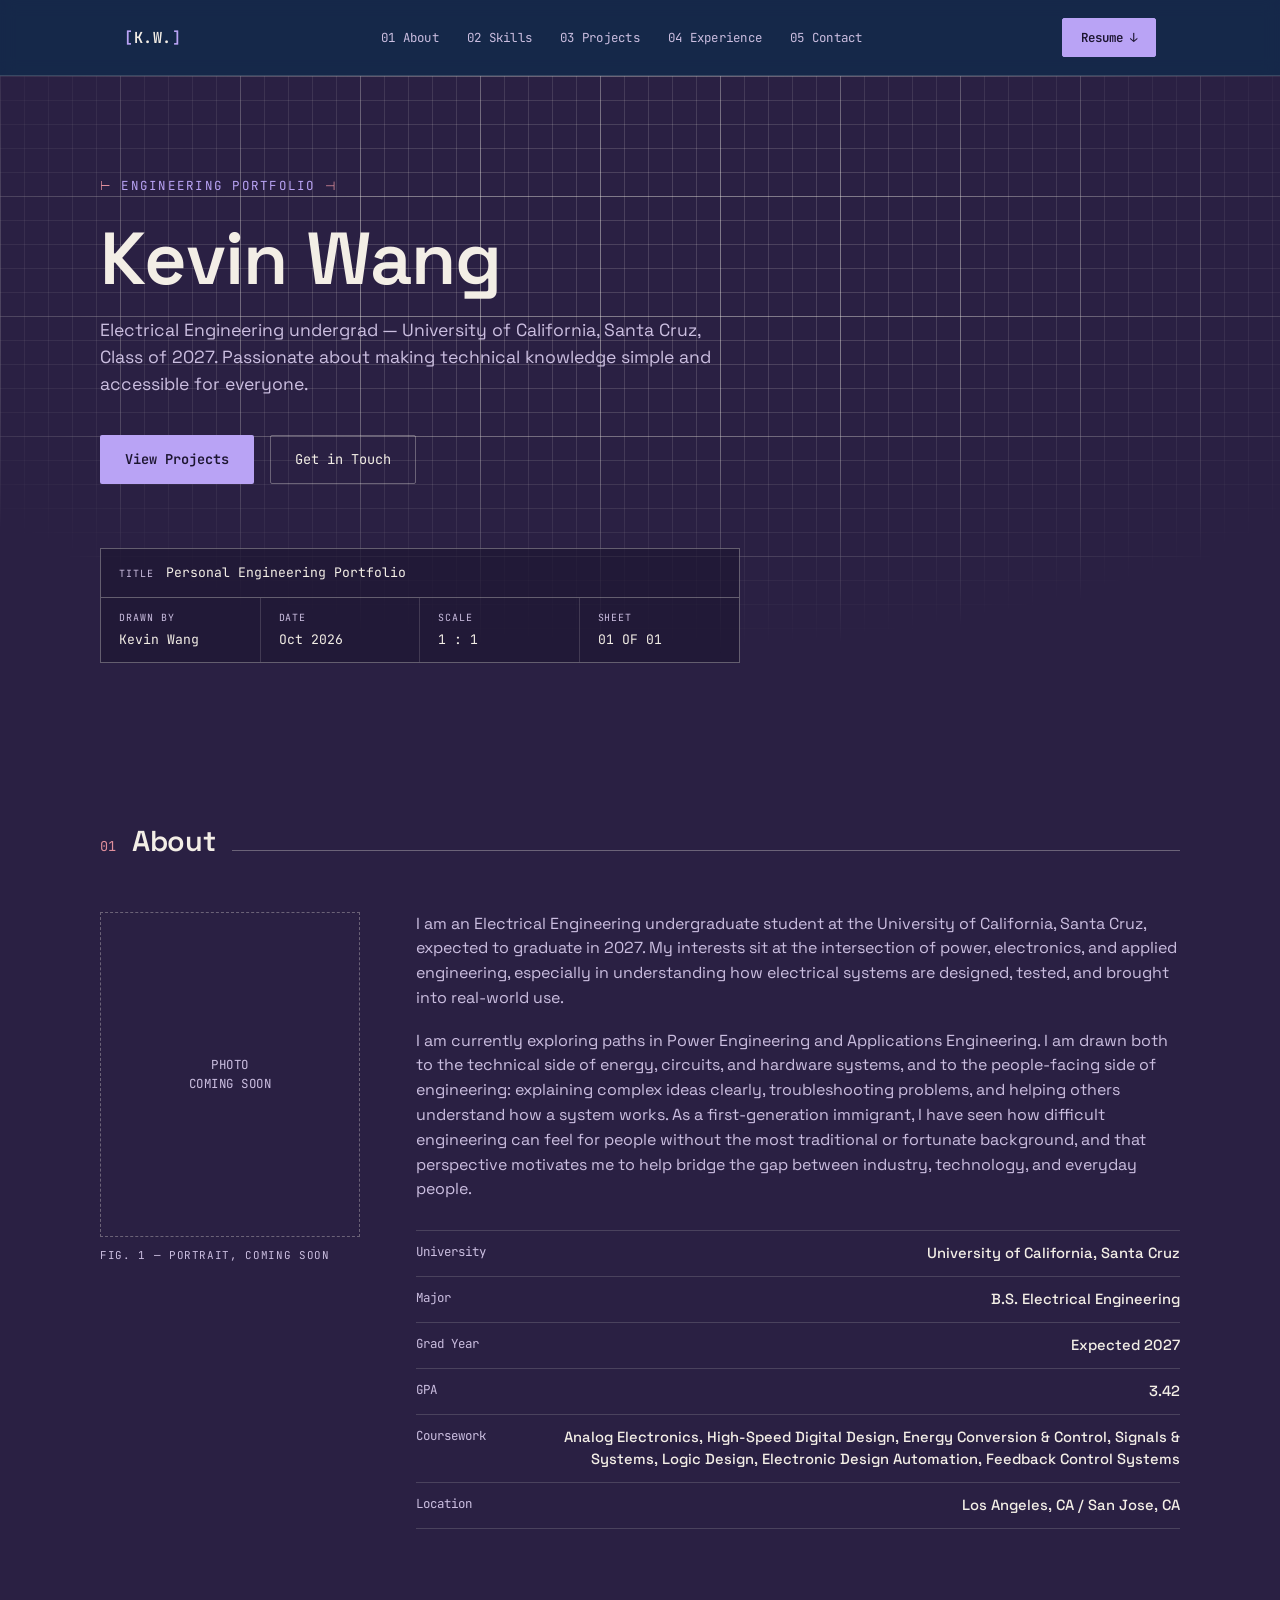
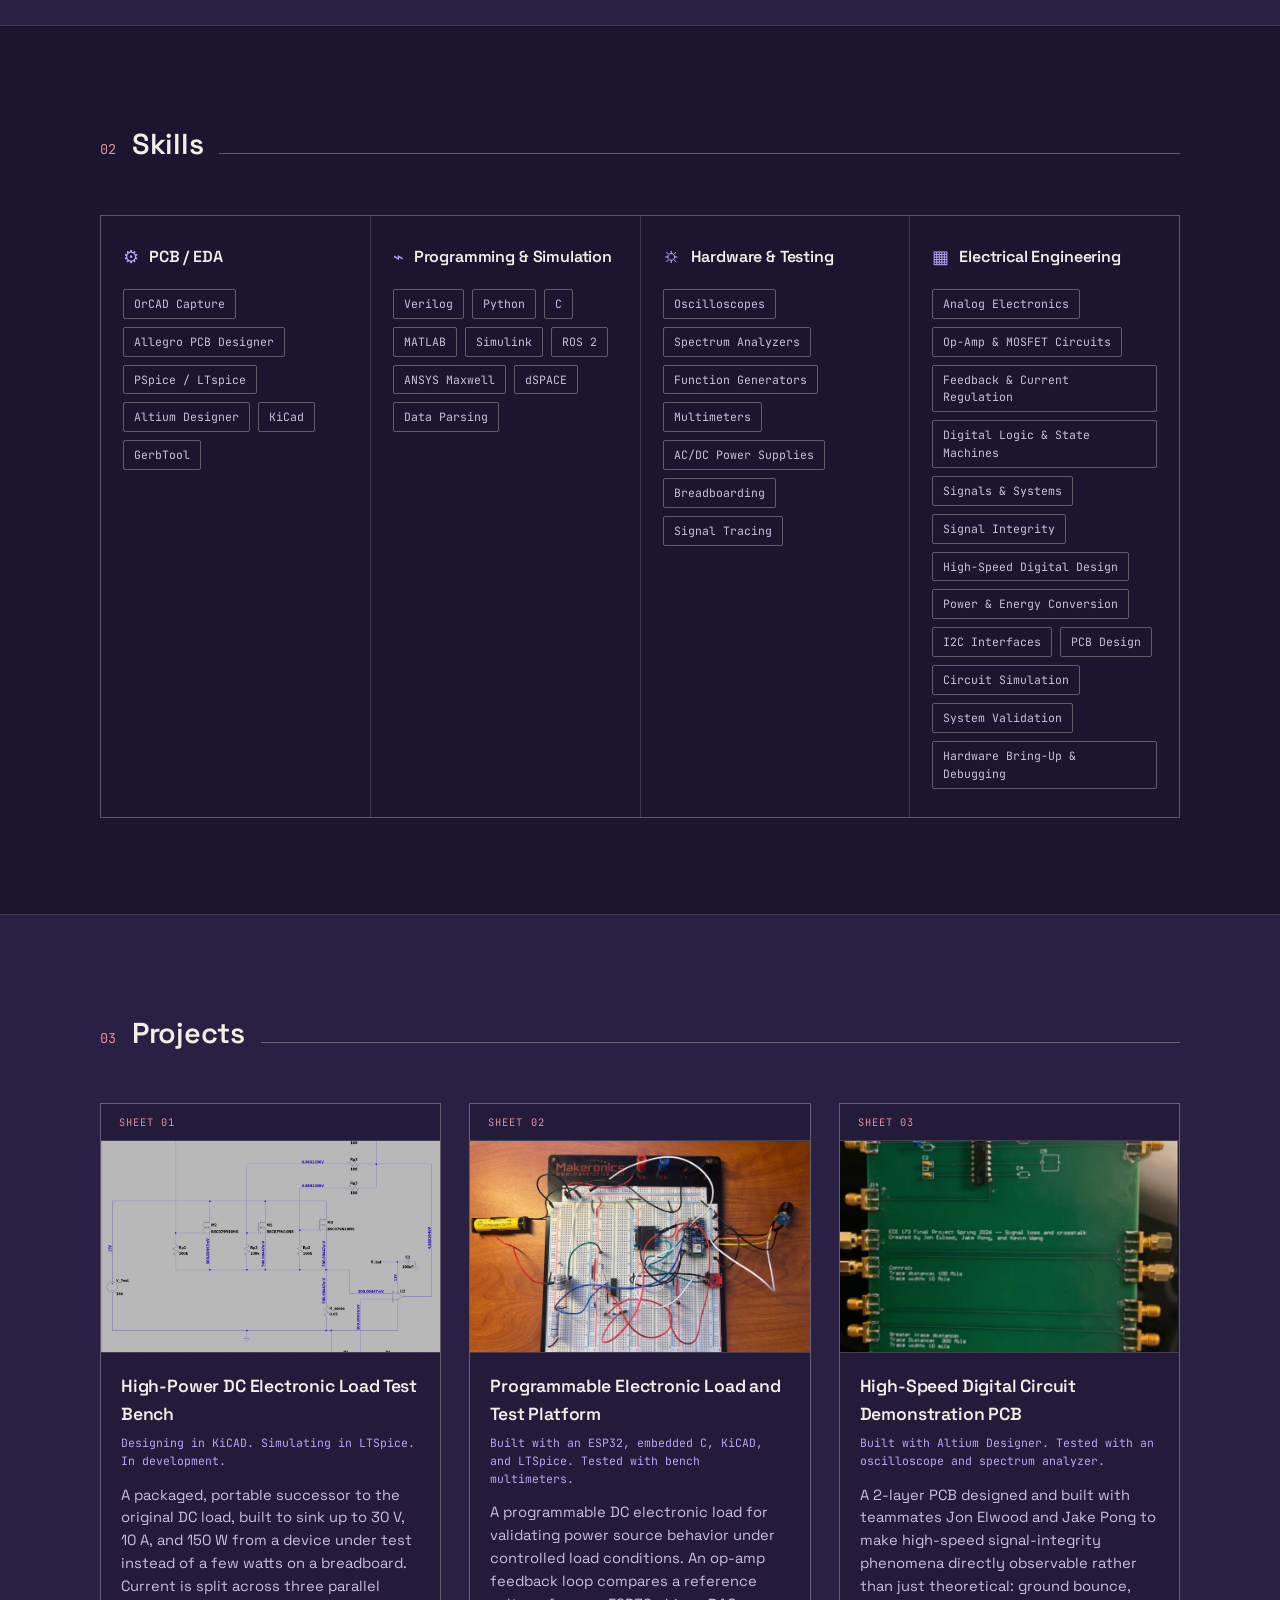
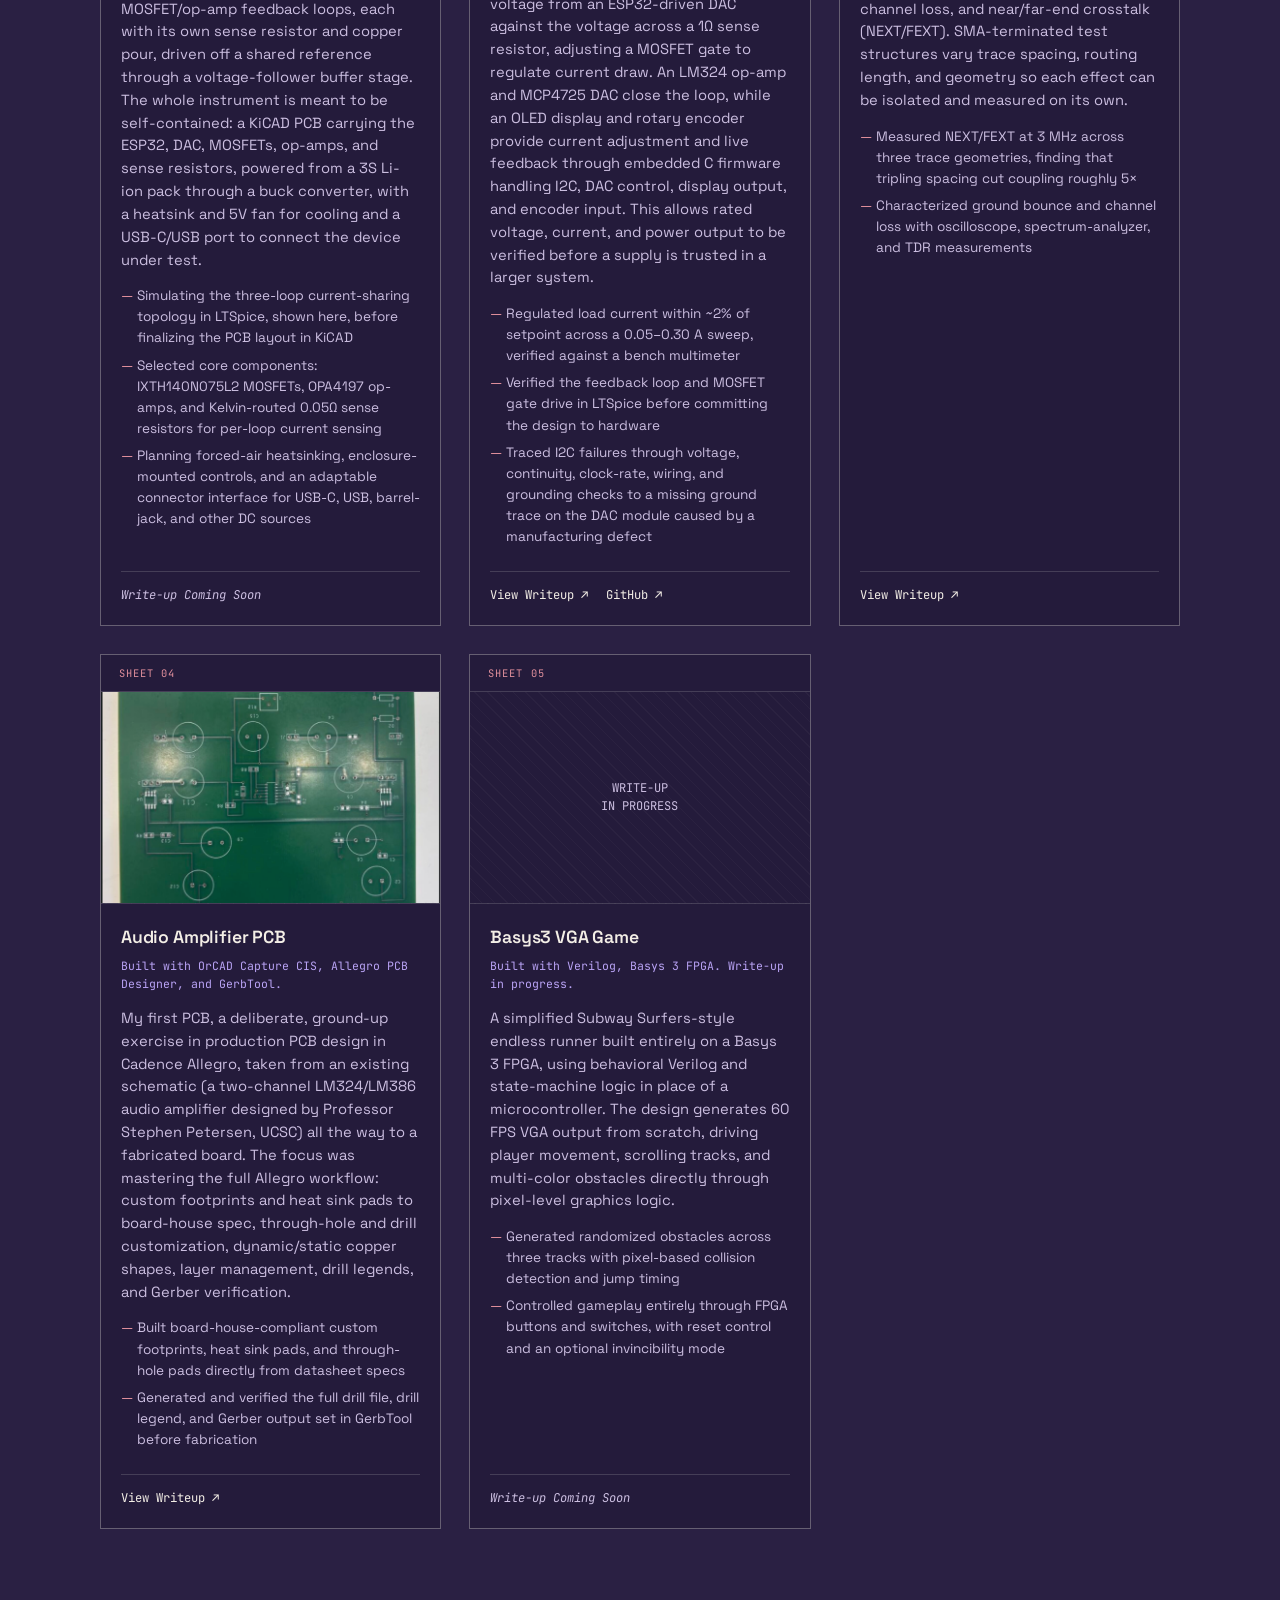
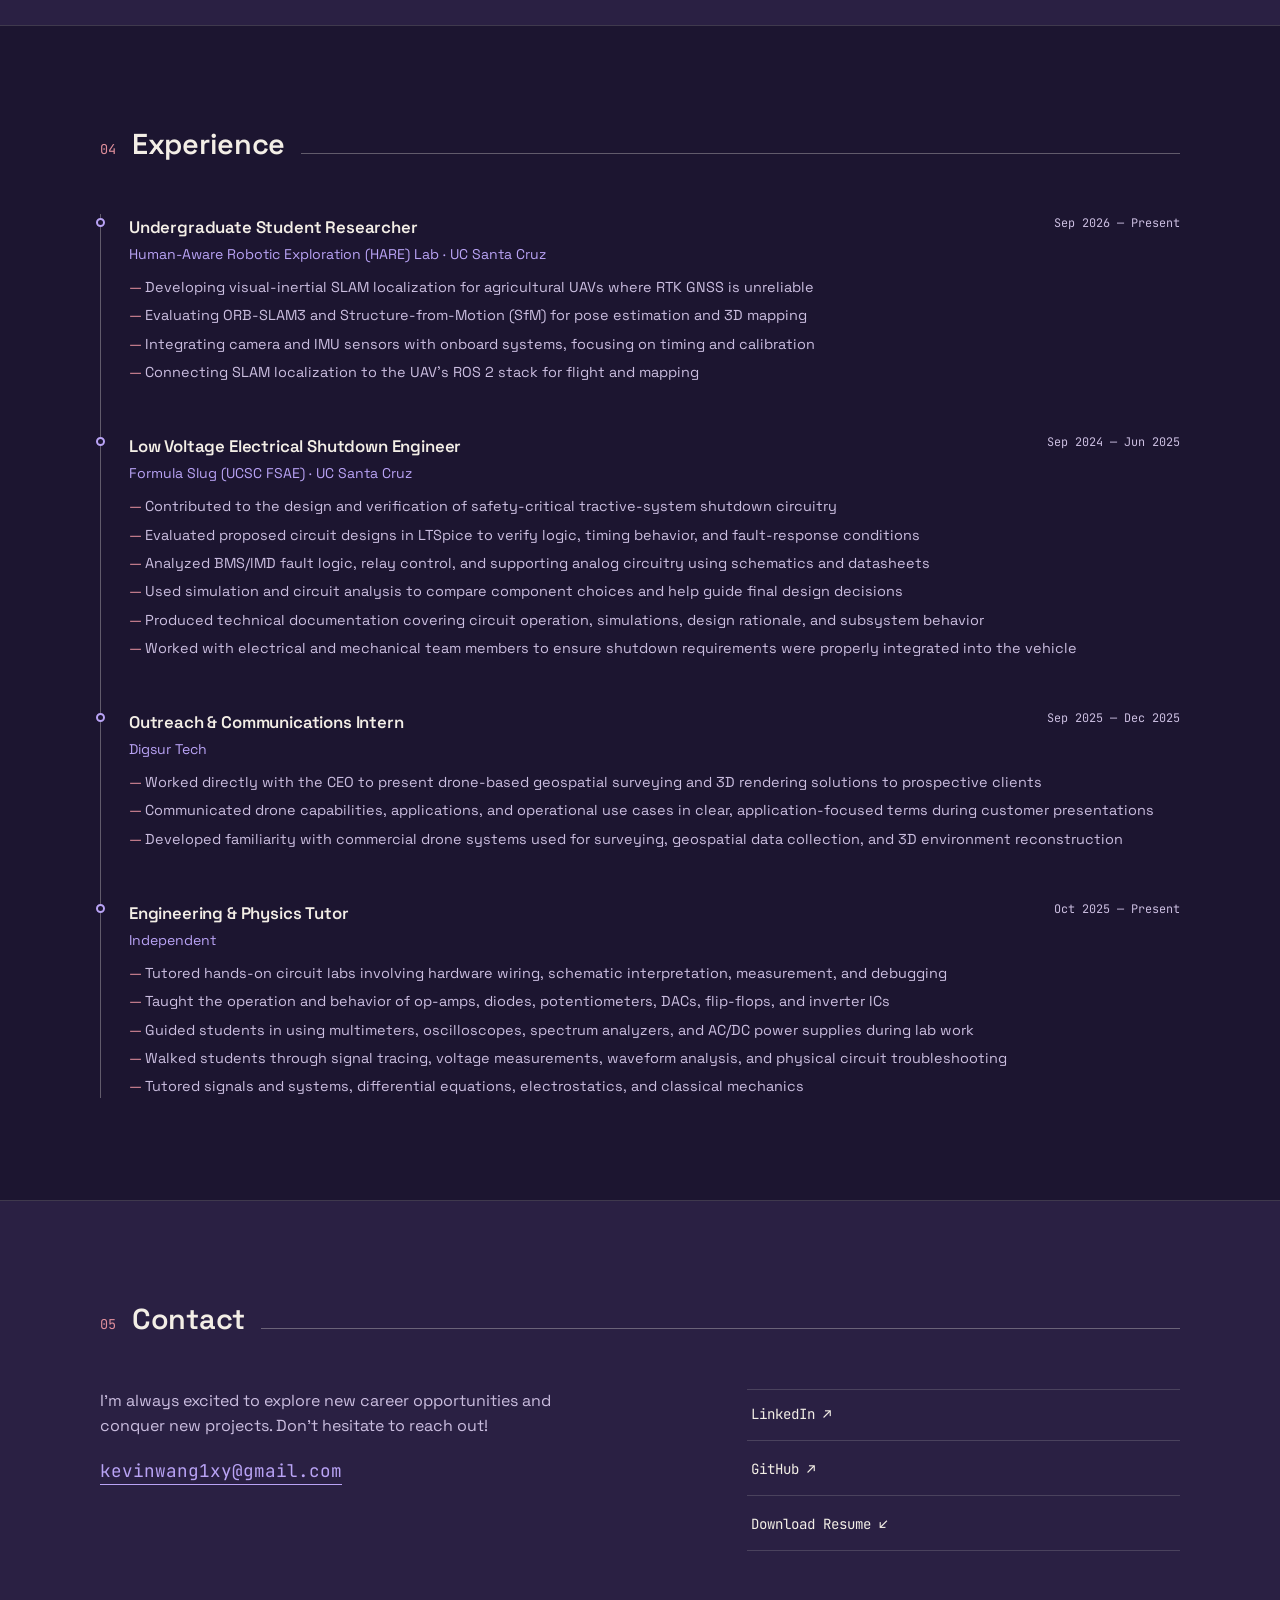
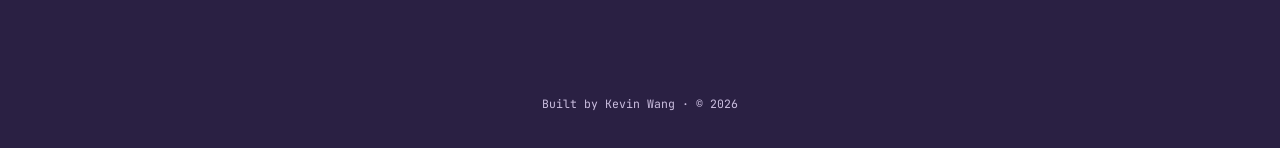
<file: index (1).html>
<!DOCTYPE html>
<html lang="en">
<head>
<meta charset="UTF-8">
<meta name="viewport" content="width=device-width, initial-scale=1.0">
<title>[Kevin Wang] — Engineering Portfolio</title>
<link rel="preconnect" href="https://fonts.googleapis.com">
<link href="https://fonts.googleapis.com/css2?family=Space+Grotesk:wght@400;500;600;700&family=JetBrains+Mono:wght@400;500;600&display=swap" rel="stylesheet">
<link rel="stylesheet" href="styles.css">
</head>
<body>

<!-- ============================================ -->
<!-- NAV -->
<!-- ============================================ -->
<header class="nav">
  <div class="nav-inner">
    <a href="#top" class="nav-mark">
      <span class="nav-mark-bracket">[</span>K.W.<span class="nav-mark-bracket">]</span>
    </a>
    <nav class="nav-links">
      <a href="#about">01 About</a>
      <a href="#skills">02 Skills</a>
      <a href="#projects">03 Projects</a>
      <a href="#experience">04 Experience</a>
      <a href="#contact">05 Contact</a>
    </nav>
    <a href="resume.pdf" class="nav-resume" download>Resume ↓</a>
    <button class="nav-toggle" id="navToggle" aria-label="Toggle menu">
      <span></span><span></span><span></span>
    </button>
  </div>
</header>

<!-- ============================================ -->
<!-- HERO / TITLE BLOCK -->
<!-- ============================================ -->
<section class="hero" id="top">
  <div class="blueprint-grid"></div>
  <div class="hero-inner">

    <div class="hero-eyebrow">
      <span class="dim-tick">⊢</span> ENGINEERING PORTFOLIO <span class="dim-tick">⊣</span>
    </div>

    <h1 class="hero-name">Kevin Wang</h1>
    <p class="hero-tagline">
      Electrical Engineering undergrad — University of California, Santa Cruz, Class of 2027.
      
      Passionate about making technical knowledge simple and accessible for everyone.
    </p>

    <div class="hero-actions">
      <a href="#projects" class="btn btn-primary">View Projects</a>
      <a href="#contact" class="btn btn-ghost">Get in Touch</a>
    </div>

    <!-- Title block, styled after a real engineering drawing stamp -->
    <div class="title-block">
      <div class="tb-row tb-row-title">
        <span class="tb-label">TITLE</span>
        <span class="tb-value">Personal Engineering Portfolio</span>
      </div>
      <div class="tb-row tb-grid-4">
        <div><span class="tb-label">DRAWN BY</span><span class="tb-value">Kevin Wang</span></div>
        <div><span class="tb-label">DATE</span><span class="tb-value">Oct 2026</span></div>
        <div><span class="tb-label">SCALE</span><span class="tb-value">1 : 1</span></div>
        <div><span class="tb-label">SHEET</span><span class="tb-value">01 OF 01</span></div>
      </div>
    </div>

  </div>
</section>

<!-- ============================================ -->
<!-- ABOUT -->
<!-- ============================================ -->
<section class="section" id="about">
  <div class="section-inner">
    <div class="section-head">
      <span class="section-num">01</span>
      <h2>About</h2>
      <span class="section-rule"></span>
    </div>

    <div class="about-grid">
      <div class="about-photo">
        <div class="photo-placeholder">
          <span>PHOTO<br>COMING SOON</span>
        </div>
        <div class="photo-caption">FIG. 1 — PORTRAIT, COMING SOON</div>
      </div>

      <div class="about-text">
        <p>
        I am an Electrical Engineering undergraduate student at the University of California, Santa Cruz, expected to graduate in 2027. My interests sit at the intersection of power, 
        electronics, and applied engineering, especially in understanding how electrical systems are designed, tested, and brought into real-world use. 
        </p>
        <p>
         I am currently exploring paths 
        in Power Engineering and Applications Engineering. I am drawn both to the technical side of energy, circuits, and hardware systems, and to the people-facing side of engineering:
         explaining complex ideas clearly, troubleshooting problems, and helping others understand how a system works. As a first-generation immigrant, I have seen how difficult engineering 
         can feel for people without the most traditional or fortunate background, and that perspective motivates me to help bridge the gap between industry, technology, and everyday people.
        </p>

        <ul class="about-facts">
          <li><span class="fact-label">University</span><span class="fact-value">University of California, Santa Cruz</span></li>
          <li><span class="fact-label">Major</span><span class="fact-value">B.S. Electrical Engineering</span></li>
          <li><span class="fact-label">Grad Year</span><span class="fact-value">Expected 2027</span></li>
          <li><span class="fact-label">GPA</span><span class="fact-value">3.42</span></li>
          <li><span class="fact-label">Coursework</span><span class="fact-value" style="text-align:right;padding-left:24px;">Analog Electronics, High-Speed Digital Design, Energy Conversion &amp; Control, Signals &amp; Systems, Logic Design, Electronic Design Automation, Feedback Control Systems</span></li>
          <li><span class="fact-label">Location</span><span class="fact-value">Los Angeles, CA / San Jose, CA</span></li>
        </ul>
      </div>
    </div>
  </div>
</section>

<!-- ============================================ -->
<!-- SKILLS -->
<!-- ============================================ -->
<section class="section section-alt" id="skills">
  <div class="section-inner">
    <div class="section-head">
      <span class="section-num">02</span>
      <h2>Skills</h2>
      <span class="section-rule"></span>
    </div>

    <div class="skills-grid">

      <div class="skill-card">
        <div class="skill-card-head">
          <span class="skill-icon">⚙</span>
          <h3>PCB / EDA</h3>
        </div>
        <div class="skill-tags">
          <span class="tag">OrCAD Capture</span>
          <span class="tag">Allegro PCB Designer</span>
          <span class="tag">PSpice / LTspice</span>
          <span class="tag">Altium Designer</span>
          <span class="tag">KiCad</span>
          <span class="tag">GerbTool</span>
        </div>
      </div>

      <div class="skill-card">
        <div class="skill-card-head">
          <span class="skill-icon">⌁</span>
          <h3>Programming &amp; Simulation</h3>
        </div>
        <div class="skill-tags">
          <span class="tag">Verilog</span>
          <span class="tag">Python</span>
          <span class="tag">C</span>
          <span class="tag">MATLAB</span>
          <span class="tag">Simulink</span>
          <span class="tag">ROS 2</span>
          <span class="tag">ANSYS Maxwell</span>
          <span class="tag">dSPACE</span>
          <span class="tag">Data Parsing</span>
        </div>
      </div>

      <div class="skill-card">
        <div class="skill-card-head">
          <span class="skill-icon">⛭</span>
          <h3>Hardware &amp; Testing</h3>
        </div>
        <div class="skill-tags">
          <span class="tag">Oscilloscopes</span>
          <span class="tag">Spectrum Analyzers</span>
          <span class="tag">Function Generators</span>
          <span class="tag">Multimeters</span>
          <span class="tag">AC/DC Power Supplies</span>
          <span class="tag">Breadboarding</span>
          <span class="tag">Signal Tracing</span>
        </div>
      </div>

      <div class="skill-card">
        <div class="skill-card-head">
          <span class="skill-icon">▦</span>
          <h3>Electrical Engineering</h3>
        </div>
        <div class="skill-tags">
          <span class="tag">Analog Electronics</span>
          <span class="tag">Op-Amp &amp; MOSFET Circuits</span>
          <span class="tag">Feedback &amp; Current Regulation</span>
          <span class="tag">Digital Logic &amp; State Machines</span>
          <span class="tag">Signals &amp; Systems</span>
          <span class="tag">Signal Integrity</span>
          <span class="tag">High-Speed Digital Design</span>
          <span class="tag">Power &amp; Energy Conversion</span>
          <span class="tag">I2C Interfaces</span>
          <span class="tag">PCB Design</span>
          <span class="tag">Circuit Simulation</span>
          <span class="tag">System Validation</span>
          <span class="tag">Hardware Bring-Up &amp; Debugging</span>
        </div>
      </div>

    </div>
  </div>
</section>

<!-- ============================================ -->
<!-- PROJECTS -->
<!-- ============================================ -->
<section class="section" id="projects">
  <div class="section-inner">
    <div class="section-head">
      <span class="section-num">03</span>
      <h2>Projects</h2>
      <span class="section-rule"></span>
    </div>

    <div class="projects-grid">

      <article class="project-card">
        <div class="project-sheet-no">SHEET 01</div>
        <div class="project-thumb">
          <img src="high-power-load-ltspice.jpg" alt="LTSpice simulation of the three parallel MOSFET current feedback loops">
        </div>
        <div class="project-body">
          <h3>High-Power DC Electronic Load Test Bench</h3>
          <p class="project-meta">Designing in KiCAD. Simulating in LTSpice. In development.</p>
          <p class="project-desc">
            A packaged, portable successor to the original DC load, built to sink up to 30 V, 10 A, and 150 W from a device under test instead of a few watts on a breadboard. Current is split across three parallel MOSFET/op-amp feedback loops, each with its own sense resistor and copper pour, driven off a shared reference through a voltage-follower buffer stage. The whole instrument is meant to be self-contained: a KiCAD PCB carrying the ESP32, DAC, MOSFETs, op-amps, and sense resistors, powered from a 3S Li-ion pack through a buck converter, with a heatsink and 5V fan for cooling and a USB-C/USB port to connect the device under test.
          </p>
          <ul class="project-results">
            <li>Simulating the three-loop current-sharing topology in LTSpice, shown here, before finalizing the PCB layout in KiCAD</li>
            <li>Selected core components: IXTH140N075L2 MOSFETs, OPA4197 op-amps, and Kelvin-routed 0.05&Omega; sense resistors for per-loop current sensing</li>
            <li>Planning forced-air heatsinking, enclosure-mounted controls, and an adaptable connector interface for USB-C, USB, barrel-jack, and other DC sources</li>
          </ul>
          <div class="project-links">
            <span class="project-links-pending">Write-up Coming Soon</span>
          </div>
        </div>
      </article>

      <article class="project-card">
        <div class="project-sheet-no">SHEET 02</div>
        <div class="project-thumb">
          <img src="dc-load-board.jpg" alt="Breadboard build of the programmable DC load test bench">
        </div>
        <div class="project-body">
          <h3>Programmable Electronic Load and Test Platform</h3>
          <p class="project-meta">Built with an ESP32, embedded C, KiCAD, and LTSpice. Tested with bench multimeters.</p>
          <p class="project-desc">
            A programmable DC electronic load for validating power source behavior under controlled load conditions. An op-amp feedback loop compares a reference voltage from an ESP32-driven DAC against the voltage across a 1&Omega; sense resistor, adjusting a MOSFET gate to regulate current draw. An LM324 op-amp and MCP4725 DAC close the loop, while an OLED display and rotary encoder provide current adjustment and live feedback through embedded C firmware handling I2C, DAC control, display output, and encoder input. This allows rated voltage, current, and power output to be verified before a supply is trusted in a larger system.
          </p>
          <ul class="project-results">
            <li>Regulated load current within ~2% of setpoint across a 0.05–0.30 A sweep, verified against a bench multimeter</li>
            <li>Verified the feedback loop and MOSFET gate drive in LTSpice before committing the design to hardware</li>
            <li>Traced I2C failures through voltage, continuity, clock-rate, wiring, and grounding checks to a missing ground trace on the DAC module caused by a manufacturing defect</li>
          </ul>
          <div class="project-links">
            <a href="dc-load-test-circuit.html">View Writeup ↗</a>
            <a href="https://github.com/Kevinwang1xy/Programmable-DC-Electronic-Load" target="_blank">GitHub ↗</a>
          </div>
        </div>
      </article>

      <article class="project-card">
        <div class="project-sheet-no">SHEET 03</div>
        <div class="project-thumb">
          <img src="hsd-assembled-board.jpg" alt="Assembled high-speed digital signal-integrity demonstration PCB">
        </div>
        <div class="project-body">
          <h3>High-Speed Digital Circuit Demonstration PCB</h3>
          <p class="project-meta">Built with Altium Designer. Tested with an oscilloscope and spectrum analyzer.</p>
          <p class="project-desc">
            A 2-layer PCB designed and built with teammates Jon Elwood and Jake Pong to make high-speed signal-integrity phenomena directly observable rather than just theoretical: ground bounce, channel loss, and near/far-end crosstalk (NEXT/FEXT). SMA-terminated test structures vary trace spacing, routing length, and geometry so each effect can be isolated and measured on its own.
          </p>
          <ul class="project-results">
            <li>Measured NEXT/FEXT at 3 MHz across three trace geometries, finding that tripling spacing cut coupling roughly 5×</li>
            <li>Characterized ground bounce and channel loss with oscilloscope, spectrum-analyzer, and TDR measurements</li>
          </ul>
          <div class="project-links">
            <a href="high-speed-digital-pcb.html">View Writeup ↗</a>
          </div>
        </div>
      </article>

      <article class="project-card">
        <div class="project-sheet-no">SHEET 04</div>
        <div class="project-thumb">
          <img src="audio-physical-board.jpg" alt="Assembled two-layer analog audio amplifier PCB">
        </div>
        <div class="project-body">
          <h3>Audio Amplifier PCB</h3>
          <p class="project-meta">Built with OrCAD Capture CIS, Allegro PCB Designer, and GerbTool.</p>
          <p class="project-desc">
            My first PCB, a deliberate, ground-up exercise in production PCB design in Cadence Allegro, taken from an existing schematic (a two-channel LM324/LM386 audio amplifier designed by Professor Stephen Petersen, UCSC) all the way to a fabricated board. The focus was mastering the full Allegro workflow: custom footprints and heat sink pads to board-house spec, through-hole and drill customization, dynamic/static copper shapes, layer management, drill legends, and Gerber verification.
          </p>
          <ul class="project-results">
            <li>Built board-house-compliant custom footprints, heat sink pads, and through-hole pads directly from datasheet specs</li>
            <li>Generated and verified the full drill file, drill legend, and Gerber output set in GerbTool before fabrication</li>
          </ul>
          <div class="project-links">
            <a href="audio-amplifier-pcb.html">View Writeup ↗</a>
          </div>
        </div>
      </article>

      <article class="project-card">
        <div class="project-sheet-no">SHEET 05</div>
        <div class="project-thumb">
          <span>WRITE-UP<br>IN PROGRESS</span>
        </div>
        <div class="project-body">
          <h3>Basys3 VGA Game</h3>
          <p class="project-meta">Built with Verilog, Basys 3 FPGA. Write-up in progress.</p>
          <p class="project-desc">
            A simplified Subway Surfers-style endless runner built entirely on a Basys 3 FPGA, using behavioral Verilog and state-machine logic in place of a microcontroller. The design generates 60 FPS VGA output from scratch, driving player movement, scrolling tracks, and multi-color obstacles directly through pixel-level graphics logic.
          </p>
          <ul class="project-results">
            <li>Generated randomized obstacles across three tracks with pixel-based collision detection and jump timing</li>
            <li>Controlled gameplay entirely through FPGA buttons and switches, with reset control and an optional invincibility mode</li>
          </ul>
          <div class="project-links">
            <span class="project-links-pending">Write-up Coming Soon</span>
          </div>
        </div>
      </article>

      <!-- Duplicate the <article class="project-card"> block above for more projects -->

    </div>
  </div>
</section>

<!-- ============================================ -->
<!-- EXPERIENCE -->
<!-- ============================================ -->
<section class="section section-alt" id="experience">
  <div class="section-inner">
    <div class="section-head">
      <span class="section-num">04</span>
      <h2>Experience</h2>
      <span class="section-rule"></span>
    </div>

    <div class="timeline">

      <div class="timeline-item">
        <div class="timeline-marker"></div>
        <div class="timeline-content">
          <div class="timeline-top">
            <h3>Undergraduate Student Researcher</h3>
            <span class="timeline-date">Sep 2026 — Present</span>
          </div>
          <p class="timeline-org">Human-Aware Robotic Exploration (HARE) Lab · UC Santa Cruz</p>
          <ul class="timeline-list">
            <li>Developing visual-inertial SLAM localization for agricultural UAVs where RTK GNSS is unreliable</li>
            <li>Evaluating ORB-SLAM3 and Structure-from-Motion (SfM) for pose estimation and 3D mapping</li>
            <li>Integrating camera and IMU sensors with onboard systems, focusing on timing and calibration</li>
            <li>Connecting SLAM localization to the UAV's ROS 2 stack for flight and mapping</li>
          </ul>
        </div>
      </div>

      <div class="timeline-item">
        <div class="timeline-marker"></div>
        <div class="timeline-content">
          <div class="timeline-top">
            <h3>Low Voltage Electrical Shutdown Engineer</h3>
            <span class="timeline-date">Sep 2024 — Jun 2025</span>
          </div>
          <p class="timeline-org">Formula Slug (UCSC FSAE) · UC Santa Cruz</p>
          <ul class="timeline-list">
            <li>Contributed to the design and verification of safety-critical tractive-system shutdown circuitry</li>
            <li>Evaluated proposed circuit designs in LTSpice to verify logic, timing behavior, and fault-response conditions</li>
            <li>Analyzed BMS/IMD fault logic, relay control, and supporting analog circuitry using schematics and datasheets</li>
            <li>Used simulation and circuit analysis to compare component choices and help guide final design decisions</li>
            <li>Produced technical documentation covering circuit operation, simulations, design rationale, and subsystem behavior</li>
            <li>Worked with electrical and mechanical team members to ensure shutdown requirements were properly integrated into the vehicle</li>
          </ul>
        </div>
      </div>

      <div class="timeline-item">
        <div class="timeline-marker"></div>
        <div class="timeline-content">
          <div class="timeline-top">
            <h3>Outreach &amp; Communications Intern</h3>
            <span class="timeline-date">Sep 2025 — Dec 2025</span>
          </div>
          <p class="timeline-org">Digsur Tech</p>
          <ul class="timeline-list">
            <li>Worked directly with the CEO to present drone-based geospatial surveying and 3D rendering solutions to prospective clients</li>
            <li>Communicated drone capabilities, applications, and operational use cases in clear, application-focused terms during customer presentations</li>
            <li>Developed familiarity with commercial drone systems used for surveying, geospatial data collection, and 3D environment reconstruction</li>
          </ul>
        </div>
      </div>

      <div class="timeline-item">
        <div class="timeline-marker"></div>
        <div class="timeline-content">
          <div class="timeline-top">
            <h3>Engineering &amp; Physics Tutor</h3>
            <span class="timeline-date">Oct 2025 — Present</span>
          </div>
          <p class="timeline-org">Independent</p>
          <ul class="timeline-list">
            <li>Tutored hands-on circuit labs involving hardware wiring, schematic interpretation, measurement, and debugging</li>
            <li>Taught the operation and behavior of op-amps, diodes, potentiometers, DACs, flip-flops, and inverter ICs</li>
            <li>Guided students in using multimeters, oscilloscopes, spectrum analyzers, and AC/DC power supplies during lab work</li>
            <li>Walked students through signal tracing, voltage measurements, waveform analysis, and physical circuit troubleshooting</li>
            <li>Tutored signals and systems, differential equations, electrostatics, and classical mechanics</li>
          </ul>
        </div>
      </div>

      <!-- Duplicate a .timeline-item block above for more entries -->

    </div>
  </div>
</section>

<!-- ============================================ -->
<!-- CONTACT / FOOTER -->
<!-- ============================================ -->
<section class="section" id="contact">
  <div class="section-inner">
    <div class="section-head">
      <span class="section-num">05</span>
      <h2>Contact</h2>
      <span class="section-rule"></span>
    </div>

    <div class="contact-grid">
      <div class="contact-text">
        <p>
          I'm always excited to explore new career opportunities and conquer new projects. Don't hesitate to reach out!  
        </p>
        <a href="mailto:kevinwang1xy@gmail.com" class="contact-email">kevinwang1xy@gmail.com</a>
      </div>

      <ul class="contact-links">
         <li><a href="https://www.linkedin.com/in/kevin-wang-b01130387/" target="_blank">LinkedIn ↗</a></li>
      
        

        <li><a href="https://github.com/Kevinwang1xy" target="_blank">GitHub ↗</a></li>
        <li><a href="resume.pdf" download>Download Resume ↙</a></li>
      </ul>
    </div>
  </div>
</section>

<footer class="footer">
  <div class="footer-inner">
    <p class="footer-note">Built by Kevin Wang · © 2026</p>
  </div>
</footer>

<script src="script.js"></script>
</body>
</html>
</file>
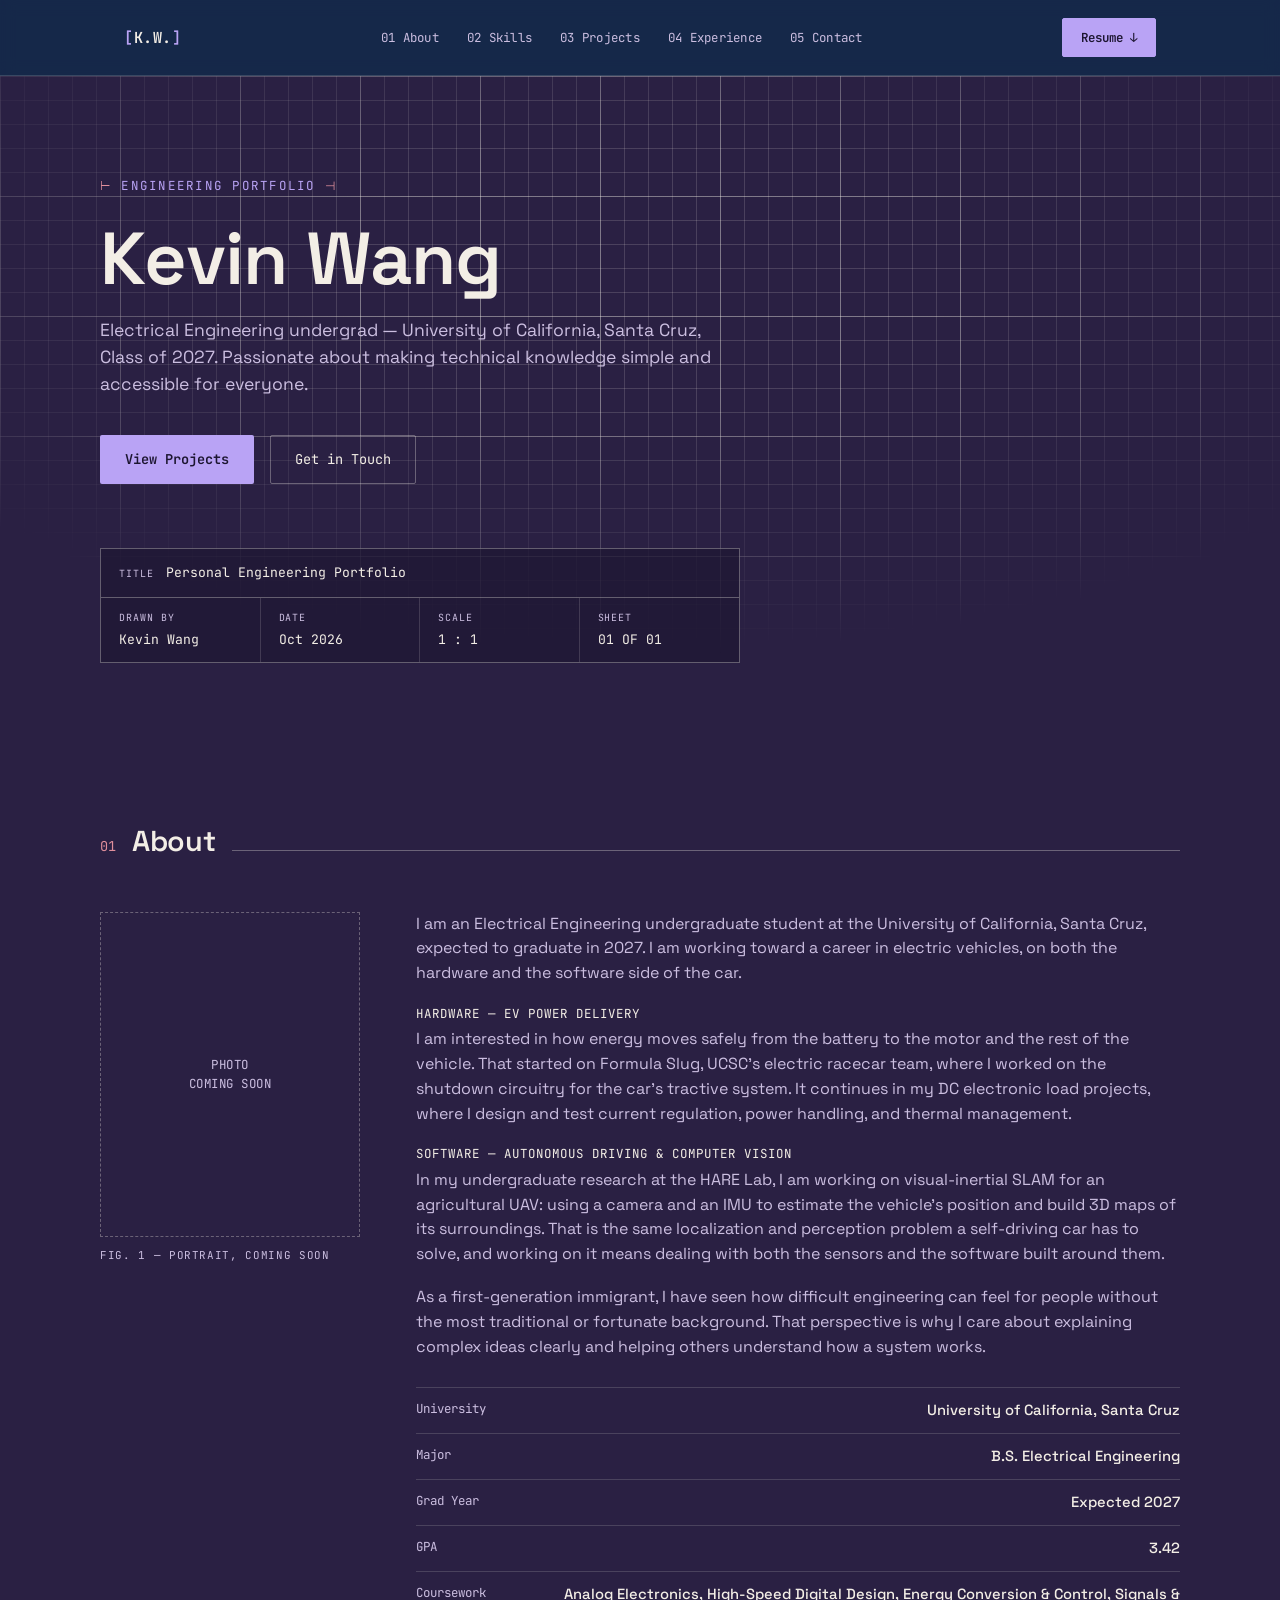
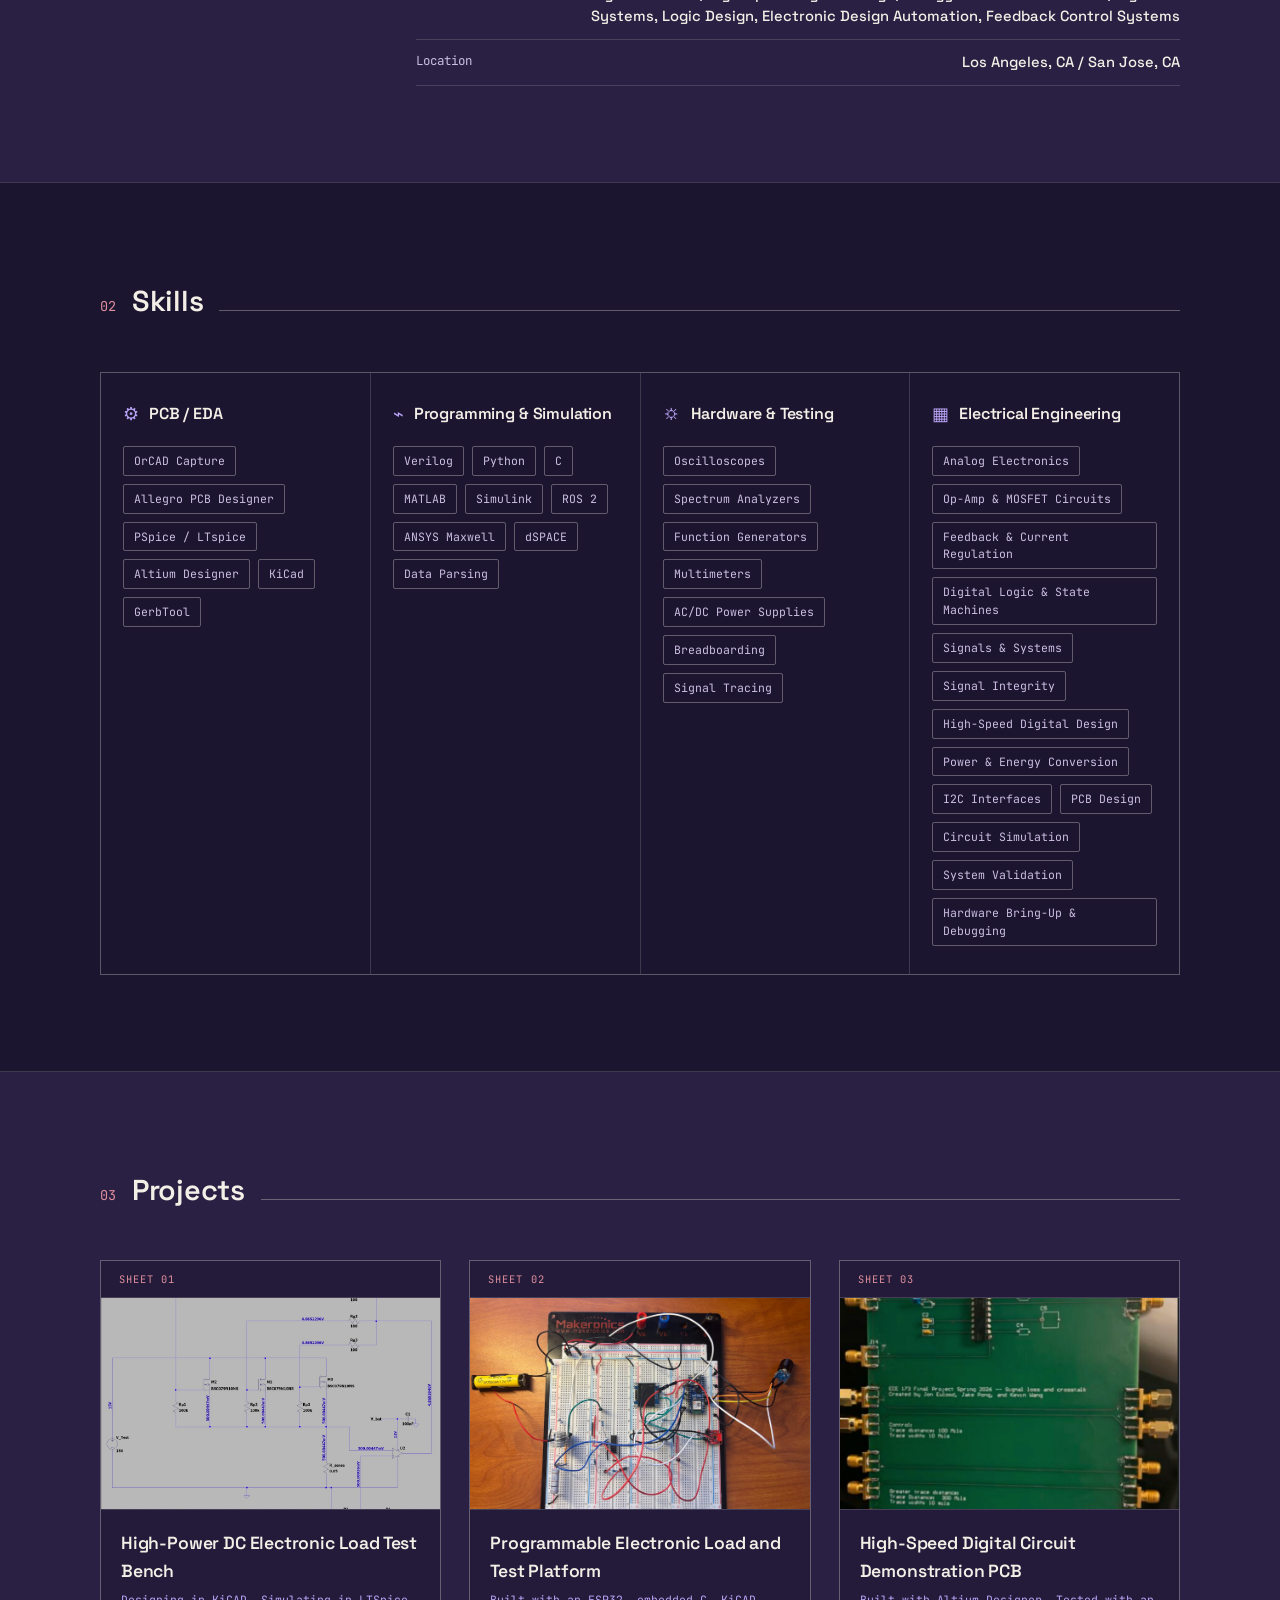
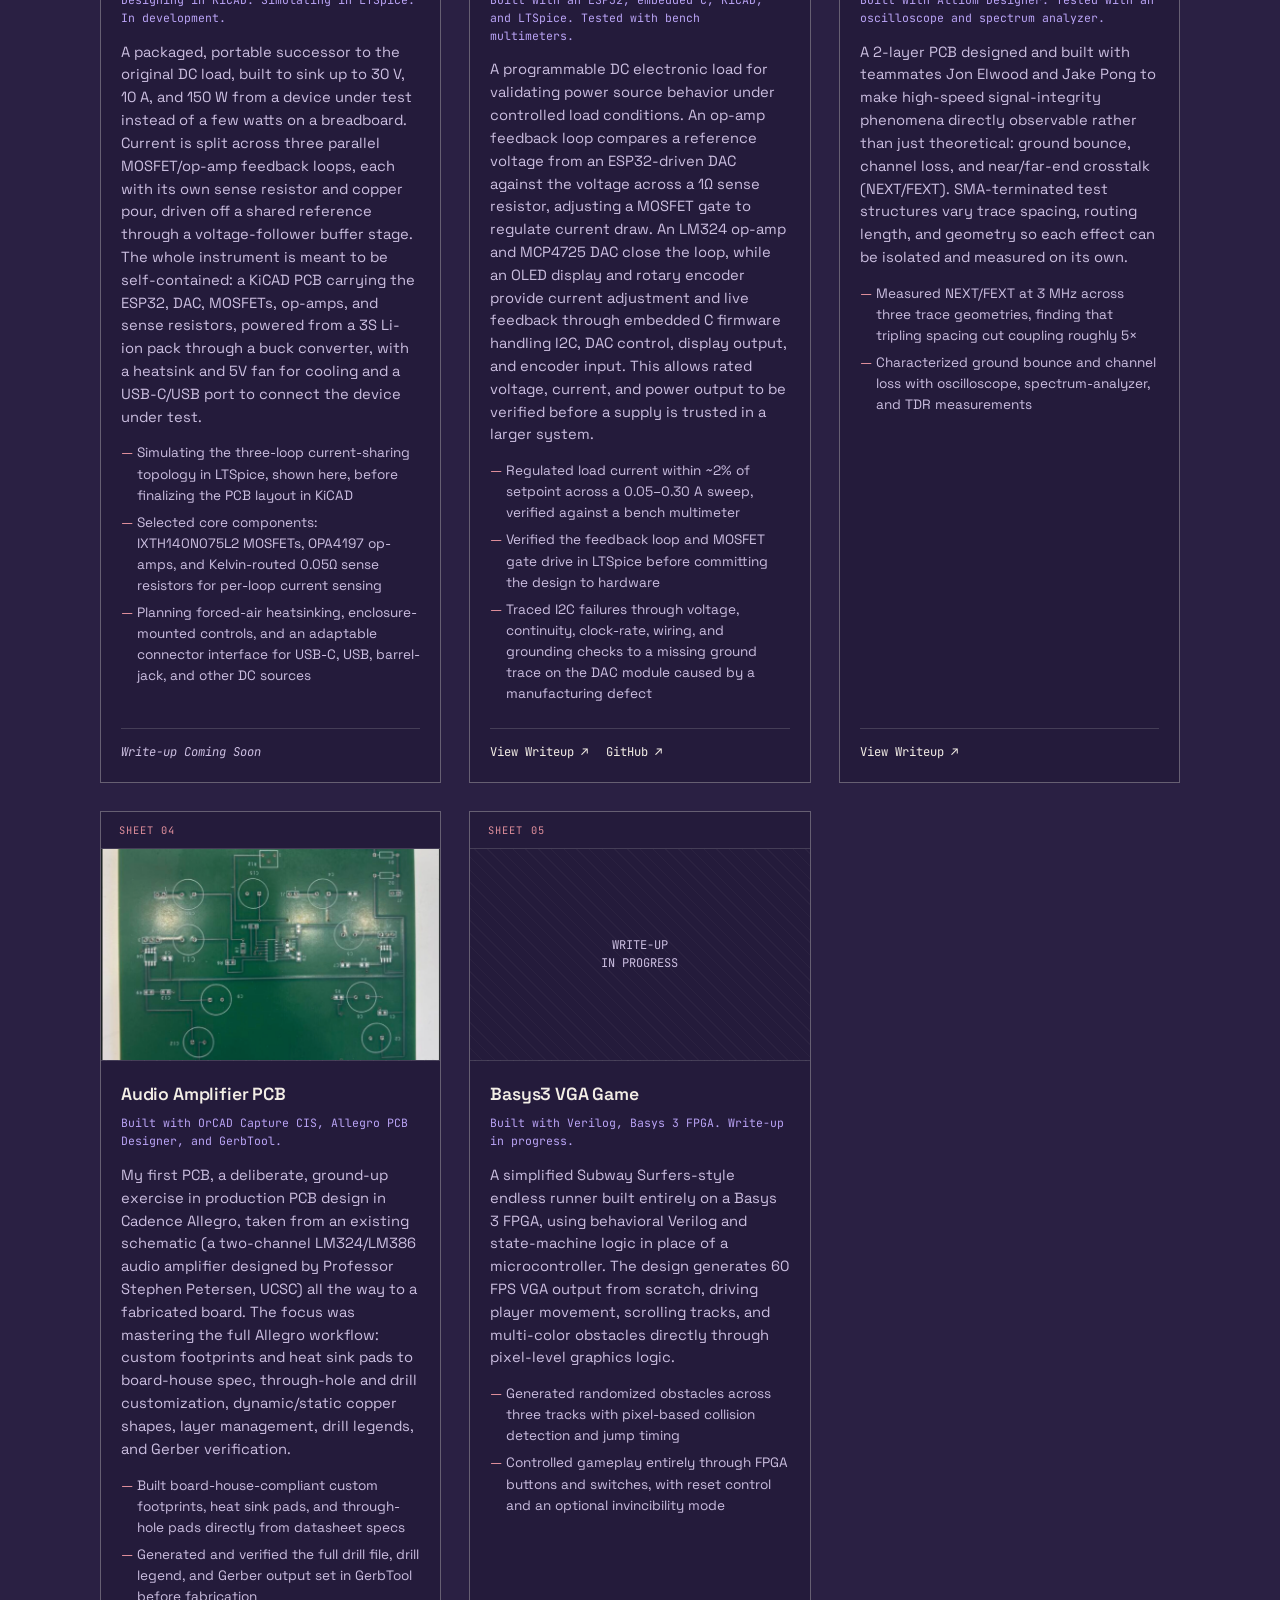
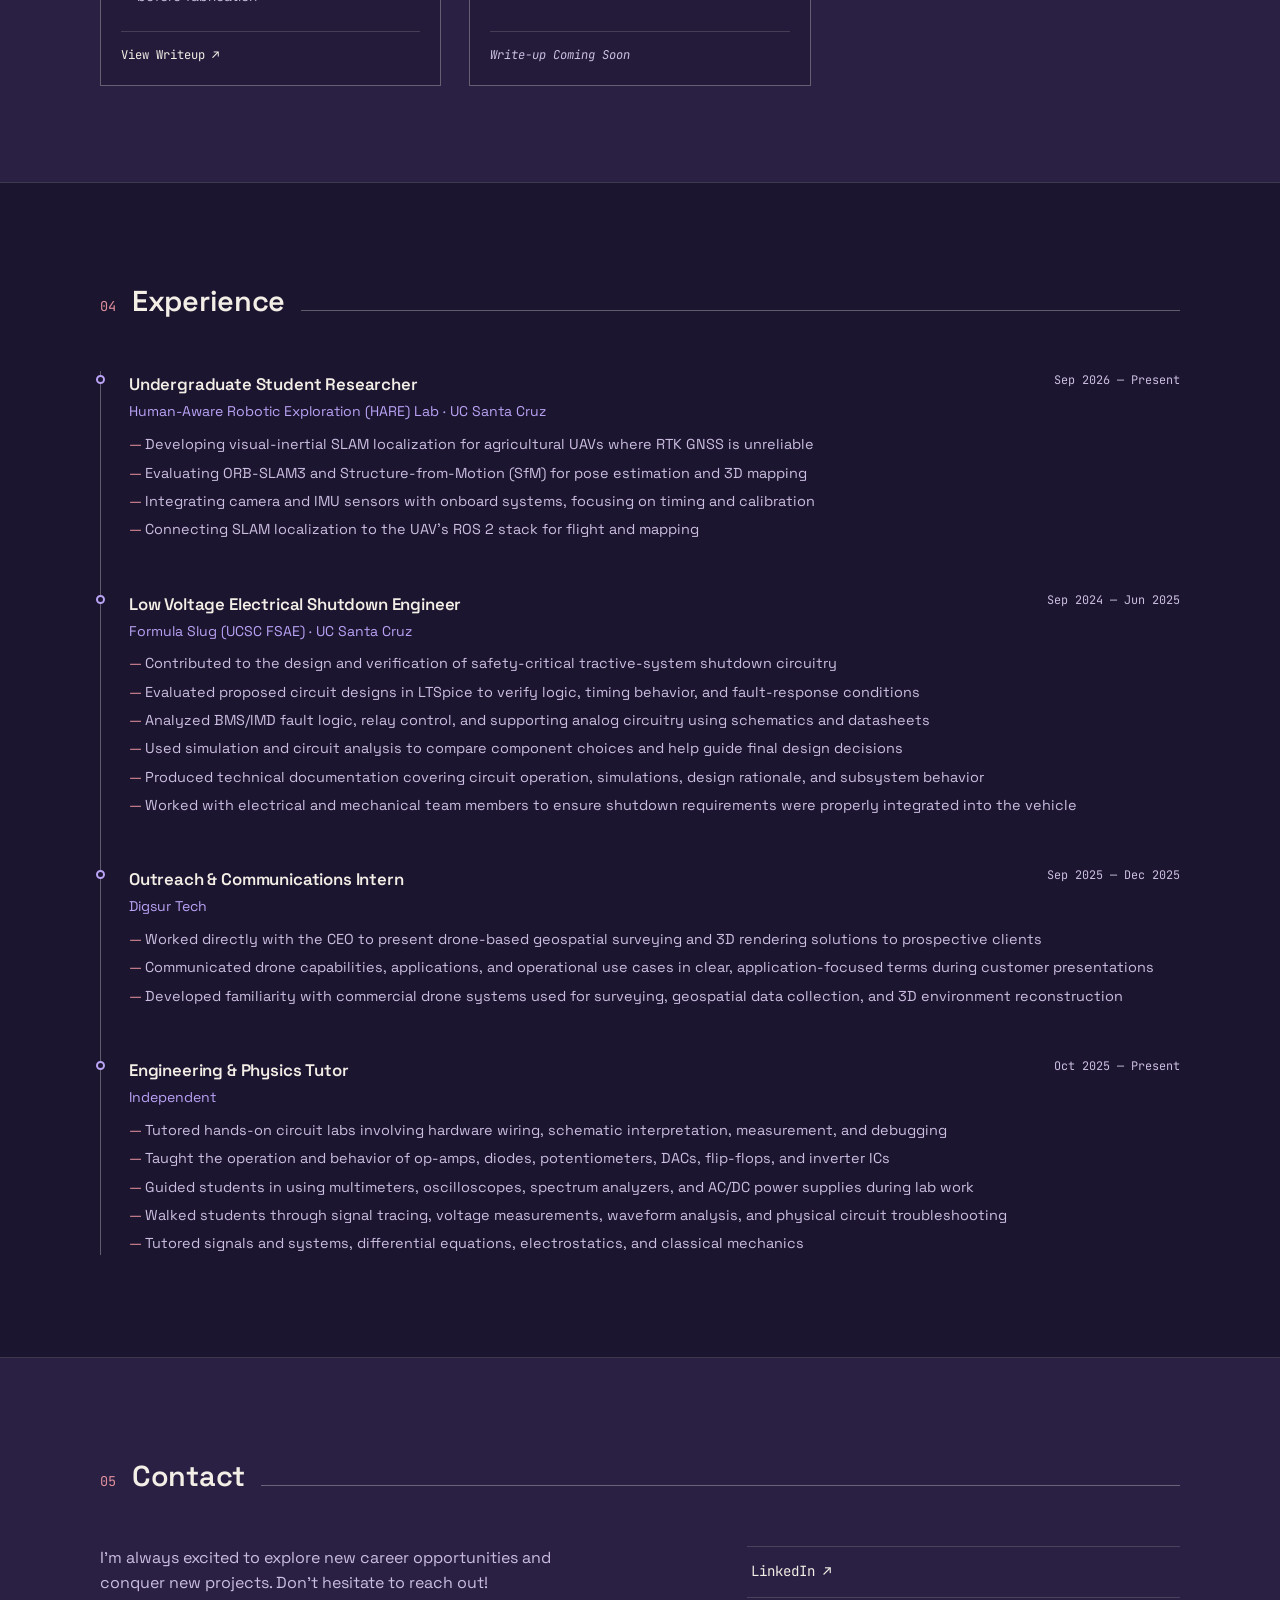
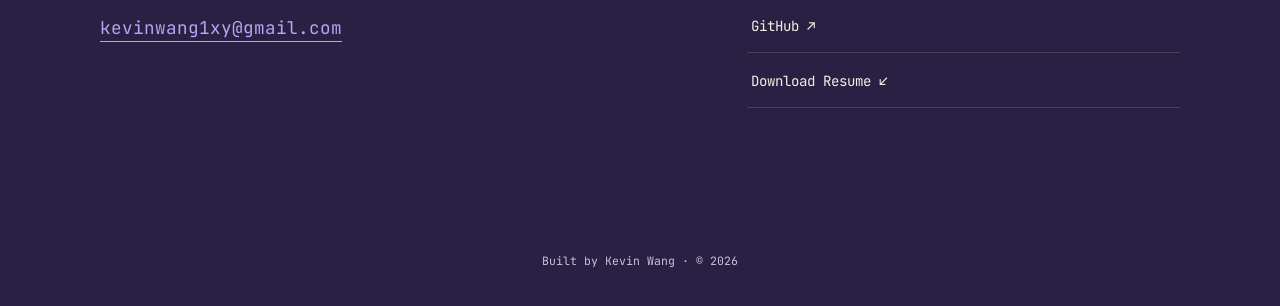
<file: index (2).html>
<!DOCTYPE html>
<html lang="en">
<head>
<meta charset="UTF-8">
<meta name="viewport" content="width=device-width, initial-scale=1.0">
<title>[Kevin Wang] — Engineering Portfolio</title>
<link rel="preconnect" href="https://fonts.googleapis.com">
<link href="https://fonts.googleapis.com/css2?family=Space+Grotesk:wght@400;500;600;700&family=JetBrains+Mono:wght@400;500;600&display=swap" rel="stylesheet">
<link rel="stylesheet" href="styles.css">
</head>
<body>

<!-- ============================================ -->
<!-- NAV -->
<!-- ============================================ -->
<header class="nav">
  <div class="nav-inner">
    <a href="#top" class="nav-mark">
      <span class="nav-mark-bracket">[</span>K.W.<span class="nav-mark-bracket">]</span>
    </a>
    <nav class="nav-links">
      <a href="#about">01 About</a>
      <a href="#skills">02 Skills</a>
      <a href="#projects">03 Projects</a>
      <a href="#experience">04 Experience</a>
      <a href="#contact">05 Contact</a>
    </nav>
    <a href="resume.pdf" class="nav-resume" download>Resume ↓</a>
    <button class="nav-toggle" id="navToggle" aria-label="Toggle menu">
      <span></span><span></span><span></span>
    </button>
  </div>
</header>

<!-- ============================================ -->
<!-- HERO / TITLE BLOCK -->
<!-- ============================================ -->
<section class="hero" id="top">
  <div class="blueprint-grid"></div>
  <div class="hero-inner">

    <div class="hero-eyebrow">
      <span class="dim-tick">⊢</span> ENGINEERING PORTFOLIO <span class="dim-tick">⊣</span>
    </div>

    <h1 class="hero-name">Kevin Wang</h1>
    <p class="hero-tagline">
      Electrical Engineering undergrad — University of California, Santa Cruz, Class of 2027.
      
      Passionate about making technical knowledge simple and accessible for everyone.
    </p>

    <div class="hero-actions">
      <a href="#projects" class="btn btn-primary">View Projects</a>
      <a href="#contact" class="btn btn-ghost">Get in Touch</a>
    </div>

    <!-- Title block, styled after a real engineering drawing stamp -->
    <div class="title-block">
      <div class="tb-row tb-row-title">
        <span class="tb-label">TITLE</span>
        <span class="tb-value">Personal Engineering Portfolio</span>
      </div>
      <div class="tb-row tb-grid-4">
        <div><span class="tb-label">DRAWN BY</span><span class="tb-value">Kevin Wang</span></div>
        <div><span class="tb-label">DATE</span><span class="tb-value">Oct 2026</span></div>
        <div><span class="tb-label">SCALE</span><span class="tb-value">1 : 1</span></div>
        <div><span class="tb-label">SHEET</span><span class="tb-value">01 OF 01</span></div>
      </div>
    </div>

  </div>
</section>

<!-- ============================================ -->
<!-- ABOUT -->
<!-- ============================================ -->
<section class="section" id="about">
  <div class="section-inner">
    <div class="section-head">
      <span class="section-num">01</span>
      <h2>About</h2>
      <span class="section-rule"></span>
    </div>

    <div class="about-grid">
      <div class="about-photo">
        <div class="photo-placeholder">
          <span>PHOTO<br>COMING SOON</span>
        </div>
        <div class="photo-caption">FIG. 1 — PORTRAIT, COMING SOON</div>
      </div>

      <div class="about-text">
        <p>
        I am an Electrical Engineering undergraduate student at the University of California, Santa Cruz, expected to graduate in 2027. I am working toward a career in electric vehicles,
        on both the hardware and the software side of the car.
        </p>
        <p>
        <span style="display:block;font-family:var(--font-mono);font-size:0.78rem;letter-spacing:0.08em;color:var(--paper);margin-bottom:4px;">HARDWARE — EV POWER DELIVERY</span>
        I am interested in how energy moves safely from the battery to the motor and the rest of the vehicle. That started on Formula Slug, UCSC's electric racecar team, where I worked on
        the shutdown circuitry for the car's tractive system. It continues in my DC electronic load projects, where I design and test current regulation, power handling, and thermal management.
        </p>
        <p>
        <span style="display:block;font-family:var(--font-mono);font-size:0.78rem;letter-spacing:0.08em;color:var(--paper);margin-bottom:4px;">SOFTWARE — AUTONOMOUS DRIVING &amp; COMPUTER VISION</span>
        In my undergraduate research at the HARE Lab, I am working on visual-inertial SLAM for an agricultural UAV: using a camera and an IMU to estimate the vehicle's position and build
        3D maps of its surroundings. That is the same localization and perception problem a self-driving car has to solve, and working on it means dealing with both the sensors and the
        software built around them.
        </p>
        <p>
        As a first-generation immigrant, I have seen how difficult engineering can feel for people without the most traditional or fortunate background. That perspective is why I care
        about explaining complex ideas clearly and helping others understand how a system works.
        </p>

        <ul class="about-facts">
          <li><span class="fact-label">University</span><span class="fact-value">University of California, Santa Cruz</span></li>
          <li><span class="fact-label">Major</span><span class="fact-value">B.S. Electrical Engineering</span></li>
          <li><span class="fact-label">Grad Year</span><span class="fact-value">Expected 2027</span></li>
          <li><span class="fact-label">GPA</span><span class="fact-value">3.42</span></li>
          <li><span class="fact-label">Coursework</span><span class="fact-value" style="text-align:right;padding-left:24px;">Analog Electronics, High-Speed Digital Design, Energy Conversion &amp; Control, Signals &amp; Systems, Logic Design, Electronic Design Automation, Feedback Control Systems</span></li>
          <li><span class="fact-label">Location</span><span class="fact-value">Los Angeles, CA / San Jose, CA</span></li>
        </ul>
      </div>
    </div>
  </div>
</section>

<!-- ============================================ -->
<!-- SKILLS -->
<!-- ============================================ -->
<section class="section section-alt" id="skills">
  <div class="section-inner">
    <div class="section-head">
      <span class="section-num">02</span>
      <h2>Skills</h2>
      <span class="section-rule"></span>
    </div>

    <div class="skills-grid">

      <div class="skill-card">
        <div class="skill-card-head">
          <span class="skill-icon">⚙</span>
          <h3>PCB / EDA</h3>
        </div>
        <div class="skill-tags">
          <span class="tag">OrCAD Capture</span>
          <span class="tag">Allegro PCB Designer</span>
          <span class="tag">PSpice / LTspice</span>
          <span class="tag">Altium Designer</span>
          <span class="tag">KiCad</span>
          <span class="tag">GerbTool</span>
        </div>
      </div>

      <div class="skill-card">
        <div class="skill-card-head">
          <span class="skill-icon">⌁</span>
          <h3>Programming &amp; Simulation</h3>
        </div>
        <div class="skill-tags">
          <span class="tag">Verilog</span>
          <span class="tag">Python</span>
          <span class="tag">C</span>
          <span class="tag">MATLAB</span>
          <span class="tag">Simulink</span>
          <span class="tag">ROS 2</span>
          <span class="tag">ANSYS Maxwell</span>
          <span class="tag">dSPACE</span>
          <span class="tag">Data Parsing</span>
        </div>
      </div>

      <div class="skill-card">
        <div class="skill-card-head">
          <span class="skill-icon">⛭</span>
          <h3>Hardware &amp; Testing</h3>
        </div>
        <div class="skill-tags">
          <span class="tag">Oscilloscopes</span>
          <span class="tag">Spectrum Analyzers</span>
          <span class="tag">Function Generators</span>
          <span class="tag">Multimeters</span>
          <span class="tag">AC/DC Power Supplies</span>
          <span class="tag">Breadboarding</span>
          <span class="tag">Signal Tracing</span>
        </div>
      </div>

      <div class="skill-card">
        <div class="skill-card-head">
          <span class="skill-icon">▦</span>
          <h3>Electrical Engineering</h3>
        </div>
        <div class="skill-tags">
          <span class="tag">Analog Electronics</span>
          <span class="tag">Op-Amp &amp; MOSFET Circuits</span>
          <span class="tag">Feedback &amp; Current Regulation</span>
          <span class="tag">Digital Logic &amp; State Machines</span>
          <span class="tag">Signals &amp; Systems</span>
          <span class="tag">Signal Integrity</span>
          <span class="tag">High-Speed Digital Design</span>
          <span class="tag">Power &amp; Energy Conversion</span>
          <span class="tag">I2C Interfaces</span>
          <span class="tag">PCB Design</span>
          <span class="tag">Circuit Simulation</span>
          <span class="tag">System Validation</span>
          <span class="tag">Hardware Bring-Up &amp; Debugging</span>
        </div>
      </div>

    </div>
  </div>
</section>

<!-- ============================================ -->
<!-- PROJECTS -->
<!-- ============================================ -->
<section class="section" id="projects">
  <div class="section-inner">
    <div class="section-head">
      <span class="section-num">03</span>
      <h2>Projects</h2>
      <span class="section-rule"></span>
    </div>

    <div class="projects-grid">

      <article class="project-card">
        <div class="project-sheet-no">SHEET 01</div>
        <div class="project-thumb">
          <img src="high-power-load-ltspice.jpg" alt="LTSpice simulation of the three parallel MOSFET current feedback loops">
        </div>
        <div class="project-body">
          <h3>High-Power DC Electronic Load Test Bench</h3>
          <p class="project-meta">Designing in KiCAD. Simulating in LTSpice. In development.</p>
          <p class="project-desc">
            A packaged, portable successor to the original DC load, built to sink up to 30 V, 10 A, and 150 W from a device under test instead of a few watts on a breadboard. Current is split across three parallel MOSFET/op-amp feedback loops, each with its own sense resistor and copper pour, driven off a shared reference through a voltage-follower buffer stage. The whole instrument is meant to be self-contained: a KiCAD PCB carrying the ESP32, DAC, MOSFETs, op-amps, and sense resistors, powered from a 3S Li-ion pack through a buck converter, with a heatsink and 5V fan for cooling and a USB-C/USB port to connect the device under test.
          </p>
          <ul class="project-results">
            <li>Simulating the three-loop current-sharing topology in LTSpice, shown here, before finalizing the PCB layout in KiCAD</li>
            <li>Selected core components: IXTH140N075L2 MOSFETs, OPA4197 op-amps, and Kelvin-routed 0.05&Omega; sense resistors for per-loop current sensing</li>
            <li>Planning forced-air heatsinking, enclosure-mounted controls, and an adaptable connector interface for USB-C, USB, barrel-jack, and other DC sources</li>
          </ul>
          <div class="project-links">
            <span class="project-links-pending">Write-up Coming Soon</span>
          </div>
        </div>
      </article>

      <article class="project-card">
        <div class="project-sheet-no">SHEET 02</div>
        <div class="project-thumb">
          <img src="dc-load-board.jpg" alt="Breadboard build of the programmable DC load test bench">
        </div>
        <div class="project-body">
          <h3>Programmable Electronic Load and Test Platform</h3>
          <p class="project-meta">Built with an ESP32, embedded C, KiCAD, and LTSpice. Tested with bench multimeters.</p>
          <p class="project-desc">
            A programmable DC electronic load for validating power source behavior under controlled load conditions. An op-amp feedback loop compares a reference voltage from an ESP32-driven DAC against the voltage across a 1&Omega; sense resistor, adjusting a MOSFET gate to regulate current draw. An LM324 op-amp and MCP4725 DAC close the loop, while an OLED display and rotary encoder provide current adjustment and live feedback through embedded C firmware handling I2C, DAC control, display output, and encoder input. This allows rated voltage, current, and power output to be verified before a supply is trusted in a larger system.
          </p>
          <ul class="project-results">
            <li>Regulated load current within ~2% of setpoint across a 0.05–0.30 A sweep, verified against a bench multimeter</li>
            <li>Verified the feedback loop and MOSFET gate drive in LTSpice before committing the design to hardware</li>
            <li>Traced I2C failures through voltage, continuity, clock-rate, wiring, and grounding checks to a missing ground trace on the DAC module caused by a manufacturing defect</li>
          </ul>
          <div class="project-links">
            <a href="dc-load-test-circuit.html">View Writeup ↗</a>
            <a href="https://github.com/Kevinwang1xy/Programmable-DC-Electronic-Load" target="_blank">GitHub ↗</a>
          </div>
        </div>
      </article>

      <article class="project-card">
        <div class="project-sheet-no">SHEET 03</div>
        <div class="project-thumb">
          <img src="hsd-assembled-board.jpg" alt="Assembled high-speed digital signal-integrity demonstration PCB">
        </div>
        <div class="project-body">
          <h3>High-Speed Digital Circuit Demonstration PCB</h3>
          <p class="project-meta">Built with Altium Designer. Tested with an oscilloscope and spectrum analyzer.</p>
          <p class="project-desc">
            A 2-layer PCB designed and built with teammates Jon Elwood and Jake Pong to make high-speed signal-integrity phenomena directly observable rather than just theoretical: ground bounce, channel loss, and near/far-end crosstalk (NEXT/FEXT). SMA-terminated test structures vary trace spacing, routing length, and geometry so each effect can be isolated and measured on its own.
          </p>
          <ul class="project-results">
            <li>Measured NEXT/FEXT at 3 MHz across three trace geometries, finding that tripling spacing cut coupling roughly 5×</li>
            <li>Characterized ground bounce and channel loss with oscilloscope, spectrum-analyzer, and TDR measurements</li>
          </ul>
          <div class="project-links">
            <a href="high-speed-digital-pcb.html">View Writeup ↗</a>
          </div>
        </div>
      </article>

      <article class="project-card">
        <div class="project-sheet-no">SHEET 04</div>
        <div class="project-thumb">
          <img src="audio-physical-board.jpg" alt="Assembled two-layer analog audio amplifier PCB">
        </div>
        <div class="project-body">
          <h3>Audio Amplifier PCB</h3>
          <p class="project-meta">Built with OrCAD Capture CIS, Allegro PCB Designer, and GerbTool.</p>
          <p class="project-desc">
            My first PCB, a deliberate, ground-up exercise in production PCB design in Cadence Allegro, taken from an existing schematic (a two-channel LM324/LM386 audio amplifier designed by Professor Stephen Petersen, UCSC) all the way to a fabricated board. The focus was mastering the full Allegro workflow: custom footprints and heat sink pads to board-house spec, through-hole and drill customization, dynamic/static copper shapes, layer management, drill legends, and Gerber verification.
          </p>
          <ul class="project-results">
            <li>Built board-house-compliant custom footprints, heat sink pads, and through-hole pads directly from datasheet specs</li>
            <li>Generated and verified the full drill file, drill legend, and Gerber output set in GerbTool before fabrication</li>
          </ul>
          <div class="project-links">
            <a href="audio-amplifier-pcb.html">View Writeup ↗</a>
          </div>
        </div>
      </article>

      <article class="project-card">
        <div class="project-sheet-no">SHEET 05</div>
        <div class="project-thumb">
          <span>WRITE-UP<br>IN PROGRESS</span>
        </div>
        <div class="project-body">
          <h3>Basys3 VGA Game</h3>
          <p class="project-meta">Built with Verilog, Basys 3 FPGA. Write-up in progress.</p>
          <p class="project-desc">
            A simplified Subway Surfers-style endless runner built entirely on a Basys 3 FPGA, using behavioral Verilog and state-machine logic in place of a microcontroller. The design generates 60 FPS VGA output from scratch, driving player movement, scrolling tracks, and multi-color obstacles directly through pixel-level graphics logic.
          </p>
          <ul class="project-results">
            <li>Generated randomized obstacles across three tracks with pixel-based collision detection and jump timing</li>
            <li>Controlled gameplay entirely through FPGA buttons and switches, with reset control and an optional invincibility mode</li>
          </ul>
          <div class="project-links">
            <span class="project-links-pending">Write-up Coming Soon</span>
          </div>
        </div>
      </article>

      <!-- Duplicate the <article class="project-card"> block above for more projects -->

    </div>
  </div>
</section>

<!-- ============================================ -->
<!-- EXPERIENCE -->
<!-- ============================================ -->
<section class="section section-alt" id="experience">
  <div class="section-inner">
    <div class="section-head">
      <span class="section-num">04</span>
      <h2>Experience</h2>
      <span class="section-rule"></span>
    </div>

    <div class="timeline">

      <div class="timeline-item">
        <div class="timeline-marker"></div>
        <div class="timeline-content">
          <div class="timeline-top">
            <h3>Undergraduate Student Researcher</h3>
            <span class="timeline-date">Sep 2026 — Present</span>
          </div>
          <p class="timeline-org">Human-Aware Robotic Exploration (HARE) Lab · UC Santa Cruz</p>
          <ul class="timeline-list">
            <li>Developing visual-inertial SLAM localization for agricultural UAVs where RTK GNSS is unreliable</li>
            <li>Evaluating ORB-SLAM3 and Structure-from-Motion (SfM) for pose estimation and 3D mapping</li>
            <li>Integrating camera and IMU sensors with onboard systems, focusing on timing and calibration</li>
            <li>Connecting SLAM localization to the UAV's ROS 2 stack for flight and mapping</li>
          </ul>
        </div>
      </div>

      <div class="timeline-item">
        <div class="timeline-marker"></div>
        <div class="timeline-content">
          <div class="timeline-top">
            <h3>Low Voltage Electrical Shutdown Engineer</h3>
            <span class="timeline-date">Sep 2024 — Jun 2025</span>
          </div>
          <p class="timeline-org">Formula Slug (UCSC FSAE) · UC Santa Cruz</p>
          <ul class="timeline-list">
            <li>Contributed to the design and verification of safety-critical tractive-system shutdown circuitry</li>
            <li>Evaluated proposed circuit designs in LTSpice to verify logic, timing behavior, and fault-response conditions</li>
            <li>Analyzed BMS/IMD fault logic, relay control, and supporting analog circuitry using schematics and datasheets</li>
            <li>Used simulation and circuit analysis to compare component choices and help guide final design decisions</li>
            <li>Produced technical documentation covering circuit operation, simulations, design rationale, and subsystem behavior</li>
            <li>Worked with electrical and mechanical team members to ensure shutdown requirements were properly integrated into the vehicle</li>
          </ul>
        </div>
      </div>

      <div class="timeline-item">
        <div class="timeline-marker"></div>
        <div class="timeline-content">
          <div class="timeline-top">
            <h3>Outreach &amp; Communications Intern</h3>
            <span class="timeline-date">Sep 2025 — Dec 2025</span>
          </div>
          <p class="timeline-org">Digsur Tech</p>
          <ul class="timeline-list">
            <li>Worked directly with the CEO to present drone-based geospatial surveying and 3D rendering solutions to prospective clients</li>
            <li>Communicated drone capabilities, applications, and operational use cases in clear, application-focused terms during customer presentations</li>
            <li>Developed familiarity with commercial drone systems used for surveying, geospatial data collection, and 3D environment reconstruction</li>
          </ul>
        </div>
      </div>

      <div class="timeline-item">
        <div class="timeline-marker"></div>
        <div class="timeline-content">
          <div class="timeline-top">
            <h3>Engineering &amp; Physics Tutor</h3>
            <span class="timeline-date">Oct 2025 — Present</span>
          </div>
          <p class="timeline-org">Independent</p>
          <ul class="timeline-list">
            <li>Tutored hands-on circuit labs involving hardware wiring, schematic interpretation, measurement, and debugging</li>
            <li>Taught the operation and behavior of op-amps, diodes, potentiometers, DACs, flip-flops, and inverter ICs</li>
            <li>Guided students in using multimeters, oscilloscopes, spectrum analyzers, and AC/DC power supplies during lab work</li>
            <li>Walked students through signal tracing, voltage measurements, waveform analysis, and physical circuit troubleshooting</li>
            <li>Tutored signals and systems, differential equations, electrostatics, and classical mechanics</li>
          </ul>
        </div>
      </div>

      <!-- Duplicate a .timeline-item block above for more entries -->

    </div>
  </div>
</section>

<!-- ============================================ -->
<!-- CONTACT / FOOTER -->
<!-- ============================================ -->
<section class="section" id="contact">
  <div class="section-inner">
    <div class="section-head">
      <span class="section-num">05</span>
      <h2>Contact</h2>
      <span class="section-rule"></span>
    </div>

    <div class="contact-grid">
      <div class="contact-text">
        <p>
          I'm always excited to explore new career opportunities and conquer new projects. Don't hesitate to reach out!  
        </p>
        <a href="mailto:kevinwang1xy@gmail.com" class="contact-email">kevinwang1xy@gmail.com</a>
      </div>

      <ul class="contact-links">
         <li><a href="https://www.linkedin.com/in/kevin-wang-b01130387/" target="_blank">LinkedIn ↗</a></li>
      
        

        <li><a href="https://github.com/Kevinwang1xy" target="_blank">GitHub ↗</a></li>
        <li><a href="resume.pdf" download>Download Resume ↙</a></li>
      </ul>
    </div>
  </div>
</section>

<footer class="footer">
  <div class="footer-inner">
    <p class="footer-note">Built by Kevin Wang · © 2026</p>
  </div>
</footer>

<script src="script.js"></script>
</body>
</html>
</file>
<file: styles.css>
/* ============================================
   TOKENS
   ============================================ */
:root {
  --ink-blue: #2A2043;        /* primary background — soft plum/lavender */
  --ink-blue-deep: #1C1530;   /* panels / cards */
  --paper: #F3EEE6;           /* primary text / linework */
  --paper-dim: #CBBEE0;       /* secondary text — soft lavender-grey */
  --cyan: #B9A3F5;            /* accent linework — lavender */
  --rust: #E08F9C;            /* annotation accent — dusty rose */
  --rust-dim: #8a4f5a;

  --font-display: 'Space Grotesk', sans-serif;
  --font-mono: 'JetBrains Mono', monospace;

  --line: rgba(243, 238, 230, 0.16);
  --line-strong: rgba(243, 238, 230, 0.32);

  --container: 1080px;
  --radius: 2px;
}

/* ============================================
   RESET / BASE
   ============================================ */
* { box-sizing: border-box; margin: 0; padding: 0; }

html { scroll-behavior: smooth; }

@media (prefers-reduced-motion: reduce) {
  html { scroll-behavior: auto; }
  * { animation-duration: 0.01ms !important; animation-iteration-count: 1 !important; transition-duration: 0.01ms !important; }
}

body {
  background: var(--ink-blue);
  color: var(--paper);
  font-family: var(--font-display);
  line-height: 1.55;
  -webkit-font-smoothing: antialiased;
}

a {
  color: inherit;
  text-decoration: none;
}

ul { list-style: none; }

img { max-width: 100%; display: block; }

:focus-visible {
  outline: 2px solid var(--cyan);
  outline-offset: 3px;
}

h1, h2, h3 { font-weight: 600; letter-spacing: -0.01em; }

/* ============================================
   BLUEPRINT GRID TEXTURE
   ============================================ */
.blueprint-grid {
  position: absolute;
  inset: 0;
  background-image:
    linear-gradient(var(--line) 1px, transparent 1px),
    linear-gradient(90deg, var(--line) 1px, transparent 1px),
    linear-gradient(var(--line-strong) 1px, transparent 1px),
    linear-gradient(90deg, var(--line-strong) 1px, transparent 1px);
  background-size: 24px 24px, 24px 24px, 120px 120px, 120px 120px;
  mask-image: radial-gradient(ellipse 80% 70% at 50% 30%, #000 30%, transparent 85%);
  pointer-events: none;
  z-index: 0;
}

/* ============================================
   NAV
   ============================================ */
.nav {
  position: sticky;
  top: 0;
  z-index: 100;
  background: rgba(19, 41, 75, 0.88);
  backdrop-filter: blur(8px);
  border-bottom: 1px solid var(--line);
}

.nav-inner {
  max-width: var(--container);
  margin: 0 auto;
  padding: 18px 24px;
  display: flex;
  align-items: center;
  justify-content: space-between;
  gap: 24px;
}

.nav-mark {
  font-family: var(--font-mono);
  font-weight: 600;
  font-size: 0.95rem;
  letter-spacing: 0.04em;
}

.nav-mark-bracket { color: var(--cyan); }

.nav-links {
  display: flex;
  gap: 28px;
  font-family: var(--font-mono);
  font-size: 0.78rem;
  letter-spacing: 0.02em;
  color: var(--paper-dim);
}

.nav-links a { transition: color 0.15s ease; }
.nav-links a:hover { color: var(--cyan); }

.nav-resume {
  font-family: var(--font-mono);
  font-weight: 600;
  font-size: 0.78rem;
  background: var(--cyan);
  color: var(--ink-blue-deep);
  border: 1px solid var(--cyan);
  padding: 9px 18px;
  border-radius: var(--radius);
  white-space: nowrap;
  transition: transform 0.15s ease, box-shadow 0.15s ease;
}
.nav-resume:hover {
  transform: translateY(-2px);
  box-shadow: 0 6px 18px rgba(185, 163, 245, 0.35);
}

.nav-toggle {
  display: none;
  flex-direction: column;
  gap: 4px;
  background: none;
  border: none;
  cursor: pointer;
  padding: 6px;
}
.nav-toggle span {
  width: 20px;
  height: 2px;
  background: var(--paper);
}

/* ============================================
   HERO
   ============================================ */
.hero {
  position: relative;
  padding: 100px 24px 60px;
  overflow: hidden;
}

.hero-inner {
  position: relative;
  z-index: 1;
  max-width: var(--container);
  margin: 0 auto;
}

.hero-eyebrow {
  font-family: var(--font-mono);
  font-size: 0.78rem;
  letter-spacing: 0.18em;
  color: var(--cyan);
  margin-bottom: 24px;
}

.dim-tick { color: var(--rust); }

.hero-name {
  font-size: clamp(2.6rem, 6vw, 4.6rem);
  line-height: 1.05;
  margin-bottom: 20px;
  max-width: 16ch;
}

.hero-tagline {
  font-size: 1.1rem;
  color: var(--paper-dim);
  max-width: 56ch;
  margin-bottom: 36px;
}

.hero-actions {
  display: flex;
  gap: 16px;
  margin-bottom: 64px;
  flex-wrap: wrap;
}

.btn {
  font-family: var(--font-mono);
  font-size: 0.85rem;
  padding: 13px 24px;
  border-radius: var(--radius);
  border: 1px solid transparent;
  transition: transform 0.15s ease, border-color 0.15s ease, background 0.15s ease;
  display: inline-block;
}

.btn-primary {
  background: var(--cyan);
  color: var(--ink-blue-deep);
  font-weight: 600;
}
.btn-primary:hover { transform: translateY(-2px); }

.btn-ghost {
  border-color: var(--line-strong);
  color: var(--paper);
}
.btn-ghost:hover { border-color: var(--cyan); color: var(--cyan); }

/* ============================================
   TITLE BLOCK (signature element)
   ============================================ */
.title-block {
  border: 1px solid var(--line-strong);
  background: rgba(28, 21, 48, 0.6);
  max-width: 640px;
}

.tb-row {
  display: flex;
  border-bottom: 1px solid var(--line-strong);
}
.tb-row:last-child { border-bottom: none; }

.tb-row-title { padding: 14px 18px; gap: 12px; align-items: baseline; flex-wrap: wrap; }

.tb-grid-4 {
  display: grid;
  grid-template-columns: repeat(4, 1fr);
}
.tb-grid-4 > div {
  padding: 12px 18px;
  border-right: 1px solid var(--line);
  display: flex;
  flex-direction: column;
  gap: 4px;
}
.tb-grid-4 > div:last-child { border-right: none; }

.tb-label {
  font-family: var(--font-mono);
  font-size: 0.62rem;
  letter-spacing: 0.1em;
  color: var(--paper-dim);
  text-transform: uppercase;
}

.tb-value {
  font-family: var(--font-mono);
  font-size: 0.82rem;
  color: var(--paper);
}

.title-block-footer {
  max-width: 100%;
  margin-bottom: 20px;
}

/* ============================================
   SECTION SHELL
   ============================================ */
.section {
  padding: 96px 24px;
  position: relative;
}

.section-alt {
  background: var(--ink-blue-deep);
  border-top: 1px solid var(--line);
  border-bottom: 1px solid var(--line);
}

.section-inner {
  max-width: var(--container);
  margin: 0 auto;
}

.section-head {
  display: flex;
  align-items: baseline;
  gap: 16px;
  margin-bottom: 48px;
}

.section-num {
  font-family: var(--font-mono);
  font-size: 0.85rem;
  color: var(--rust);
}

.section-head h2 {
  font-size: 1.8rem;
}

.section-rule {
  flex: 1;
  height: 1px;
  background: var(--line-strong);
}

.section-intro {
  color: var(--paper-dim);
  margin-bottom: 36px;
  max-width: 60ch;
}

/* ============================================
   ABOUT
   ============================================ */
.about-grid {
  display: grid;
  grid-template-columns: 260px 1fr;
  gap: 56px;
}

.photo-placeholder {
  aspect-ratio: 4 / 5;
  border: 1px dashed var(--line-strong);
  display: flex;
  align-items: center;
  justify-content: center;
  text-align: center;
  font-family: var(--font-mono);
  font-size: 0.78rem;
  color: var(--paper-dim);
  letter-spacing: 0.04em;
}

.photo-caption {
  font-family: var(--font-mono);
  font-size: 0.68rem;
  color: var(--paper-dim);
  margin-top: 10px;
  letter-spacing: 0.06em;
}

.about-text p { color: var(--paper-dim); margin-bottom: 18px; }

.about-facts {
  margin-top: 28px;
  border-top: 1px solid var(--line);
}
.about-facts li {
  display: flex;
  justify-content: space-between;
  padding: 11px 0;
  border-bottom: 1px solid var(--line);
  font-size: 0.92rem;
}
.fact-label { color: var(--paper-dim); font-family: var(--font-mono); font-size: 0.78rem; }
.fact-value { font-weight: 500; }

/* ============================================
   SKILLS
   ============================================ */
.skills-grid {
  display: grid;
  grid-template-columns: repeat(4, 1fr);
  gap: 1px;
  background: var(--line);
  border: 1px solid var(--line);
}

.skill-card {
  background: var(--ink-blue-deep);
  padding: 28px 22px;
}

.skill-card-head {
  display: flex;
  align-items: center;
  gap: 10px;
  margin-bottom: 18px;
}

.skill-icon { color: var(--cyan); font-size: 1.1rem; }

.skill-card h3 { font-size: 1rem; }

.skill-tags {
  display: flex;
  flex-wrap: wrap;
  gap: 8px;
}

.tag {
  font-family: var(--font-mono);
  font-size: 0.72rem;
  border: 1px solid var(--line-strong);
  padding: 5px 10px;
  border-radius: var(--radius);
  color: var(--paper-dim);
}

/* ============================================
   PROJECTS
   ============================================ */
.projects-grid {
  display: grid;
  grid-template-columns: repeat(auto-fit, minmax(300px, 1fr));
  gap: 28px;
}

.project-card {
  border: 1px solid var(--line-strong);
  background: rgba(28, 21, 48, 0.4);
  display: flex;
  flex-direction: column;
  transition: border-color 0.15s ease;
}
.project-card:hover { border-color: var(--cyan); }

.project-card-clickable { cursor: pointer; }
.project-card-clickable .project-links a { position: relative; z-index: 1; }

.project-sheet-no {
  font-family: var(--font-mono);
  font-size: 0.65rem;
  letter-spacing: 0.1em;
  color: var(--rust);
  padding: 10px 18px;
  border-bottom: 1px solid var(--line);
}

.project-thumb {
  aspect-ratio: 16 / 10;
  border-bottom: 1px solid var(--line);
  display: flex;
  align-items: center;
  justify-content: center;
  text-align: center;
  font-family: var(--font-mono);
  font-size: 0.75rem;
  color: var(--paper-dim);
  background:
    repeating-linear-gradient(45deg, transparent, transparent 8px, rgba(243,238,230,0.03) 8px, rgba(243,238,230,0.03) 9px);
  overflow: hidden;
}

.project-thumb img {
  width: 100%;
  height: 100%;
  object-fit: cover;
}

.project-body { padding: 20px; flex: 1; display: flex; flex-direction: column; }

.project-body h3 { font-size: 1.1rem; margin-bottom: 6px; }

.project-meta {
  font-family: var(--font-mono);
  font-size: 0.72rem;
  color: var(--cyan);
  margin-bottom: 14px;
}

.project-desc {
  color: var(--paper-dim);
  font-size: 0.92rem;
  margin-bottom: 14px;
}

.project-results {
  margin-bottom: 18px;
  flex: 1;
}
.project-results li {
  font-size: 0.85rem;
  color: var(--paper-dim);
  padding-left: 16px;
  position: relative;
  margin-bottom: 6px;
}
.project-results li::before {
  content: '—';
  position: absolute;
  left: 0;
  color: var(--rust);
}

.project-links {
  display: flex;
  gap: 18px;
  font-family: var(--font-mono);
  font-size: 0.76rem;
  padding-top: 14px;
  border-top: 1px solid var(--line);
}
.project-links a:hover { color: var(--cyan); }
.project-links-pending { color: var(--paper-dim); font-style: italic; }

/* ============================================
   EXPERIENCE / TIMELINE
   ============================================ */
.timeline {
  position: relative;
  padding-left: 28px;
  border-left: 1px solid var(--line-strong);
}

.timeline-item {
  position: relative;
  padding-bottom: 44px;
}
.timeline-item:last-child { padding-bottom: 0; }

.timeline-marker {
  position: absolute;
  left: -33px;
  top: 4px;
  width: 9px;
  height: 9px;
  border-radius: 50%;
  background: var(--ink-blue-deep);
  border: 2px solid var(--cyan);
}

.timeline-top {
  display: flex;
  justify-content: space-between;
  flex-wrap: wrap;
  gap: 8px;
  margin-bottom: 4px;
}

.timeline-top h3 { font-size: 1.05rem; }

.timeline-date {
  font-family: var(--font-mono);
  font-size: 0.74rem;
  color: var(--paper-dim);
  white-space: nowrap;
}

.timeline-org {
  font-size: 0.88rem;
  color: var(--cyan);
  margin-bottom: 10px;
}

.timeline-list li {
  font-size: 0.9rem;
  color: var(--paper-dim);
  padding-left: 16px;
  position: relative;
  margin-bottom: 6px;
}
.timeline-list li::before {
  content: '—';
  position: absolute;
  left: 0;
  color: var(--rust);
}

/* ============================================
   CONTACT
   ============================================ */
.contact-grid {
  display: grid;
  grid-template-columns: 1.4fr 1fr;
  gap: 40px;
  align-items: start;
}

.contact-text p { color: var(--paper-dim); margin-bottom: 18px; max-width: 50ch; }

.contact-email {
  font-family: var(--font-mono);
  font-size: 1.1rem;
  color: var(--cyan);
  border-bottom: 1px solid var(--cyan);
  padding-bottom: 2px;
}

.contact-links {
  display: flex;
  flex-direction: column;
  gap: 4px;
  border-top: 1px solid var(--line);
}
.contact-links li {
  border-bottom: 1px solid var(--line);
}
.contact-links a {
  display: block;
  padding: 14px 4px;
  font-family: var(--font-mono);
  font-size: 0.88rem;
  transition: color 0.15s ease;
}
.contact-links a:hover { color: var(--cyan); }

/* ============================================
   FOOTER
   ============================================ */
.footer {
  padding: 48px 24px 36px;
}
.footer-inner {
  max-width: var(--container);
  margin: 0 auto;
}
.footer-note {
  font-family: var(--font-mono);
  font-size: 0.72rem;
  color: var(--paper-dim);
  text-align: center;
}

/* ============================================
   RESPONSIVE
   ============================================ */
@media (max-width: 860px) {
  .skills-grid { grid-template-columns: repeat(2, 1fr); }
  .about-grid { grid-template-columns: 1fr; }
  .photo-placeholder { max-width: 220px; }
  .contact-grid { grid-template-columns: 1fr; }
}

@media (max-width: 680px) {
  .nav-links { display: none; }
  .nav-links-open {
    display: flex;
    flex-direction: column;
    position: absolute;
    top: 100%;
    left: 0;
    right: 0;
    background: var(--ink-blue);
    border-bottom: 1px solid var(--line);
    padding: 16px 24px 20px;
    gap: 16px;
  }
  .nav-toggle { display: flex; }
  .tb-grid-4 { grid-template-columns: repeat(2, 1fr); }
  .tb-grid-4 > div:nth-child(2n) { border-right: none; }
  .tb-grid-4 > div:nth-child(-n+2) { border-bottom: 1px solid var(--line); }
  .skills-grid { grid-template-columns: 1fr; }
  .hero { padding-top: 70px; }
}

@media (max-width: 460px) {
  .nav-resume { display: none; }
}
</file>
